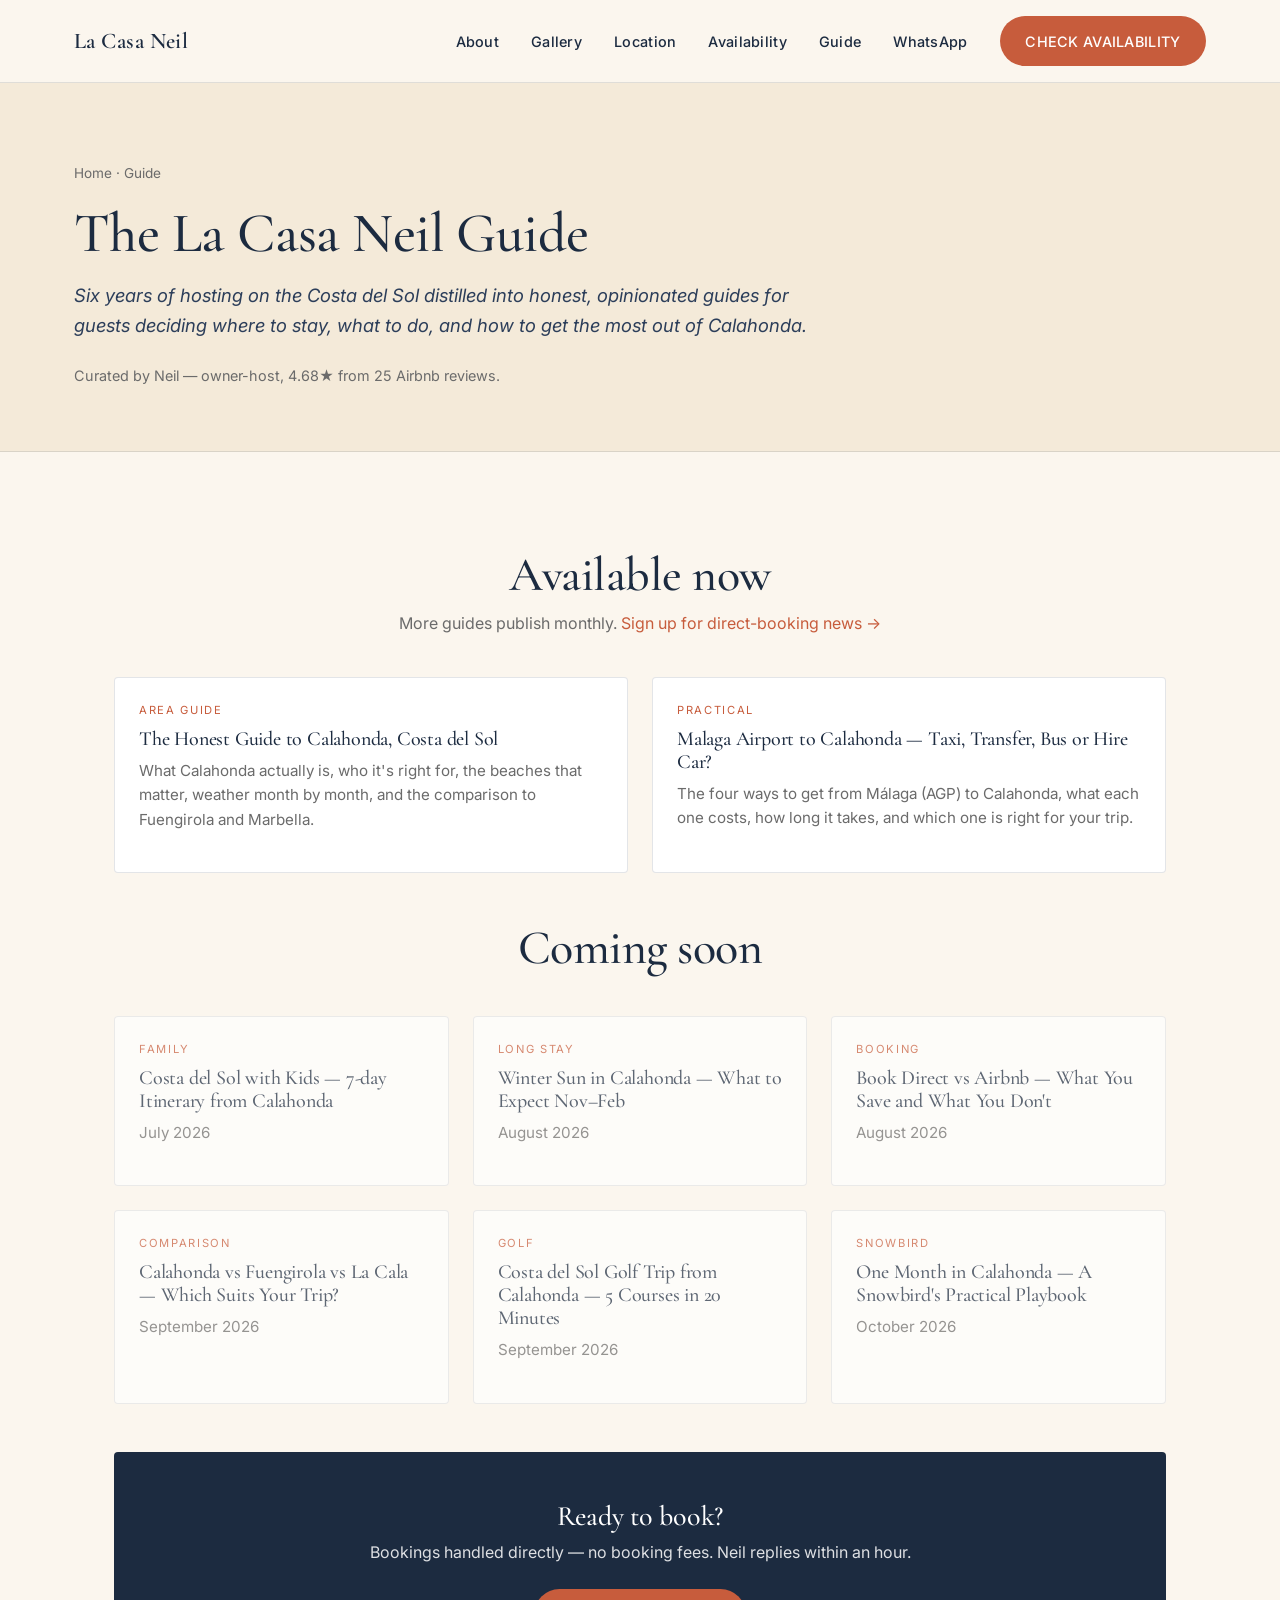
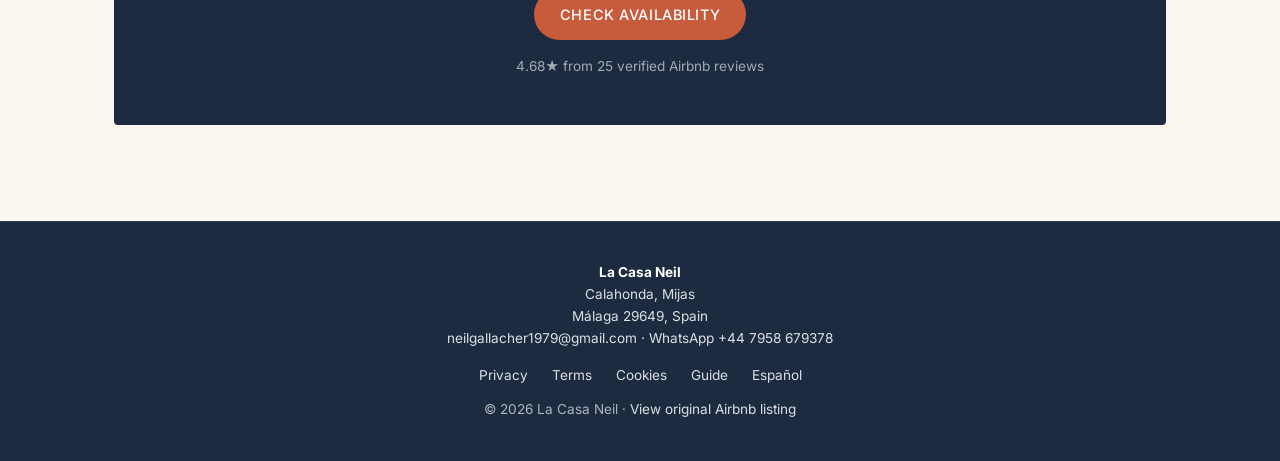
<file: guide/index.html>
<!DOCTYPE html>
<html lang="en">
<head>
<meta charset="UTF-8" />
<meta name="viewport" content="width=device-width, initial-scale=1" />
<title>The La Casa Neil Guide to Calahonda &amp; the Costa del Sol</title>
<meta name="description" content="Honest guides from a long-time Calahonda host — beaches, transport, weather, family trips, winter sun, golf and direct-booking advice." />

<link rel="canonical" href="https://lacasaneil.com/guide/" />
<link rel="alternate" hreflang="en" href="https://lacasaneil.com/guide/" />
<link rel="alternate" hreflang="es" href="https://lacasaneil.com/es/guia/" />
<link rel="alternate" hreflang="x-default" href="https://lacasaneil.com/guide/" />

<meta name="robots" content="index, follow, max-image-preview:large" />
<meta name="author" content="Neil Gallacher, La Casa Neil" />

<meta property="og:title" content="The La Casa Neil Guide to Calahonda &amp; the Costa del Sol" />
<meta property="og:description" content="Honest guides from a long-time Calahonda host." />
<meta property="og:image" content="https://lacasaneil.com/images/hero-pools.jpg" />
<meta property="og:url" content="https://lacasaneil.com/guide/" />
<meta property="og:type" content="website" />

<link rel="icon" type="image/x-icon" href="/favicon.ico" />
<link rel="apple-touch-icon" sizes="180x180" href="/apple-touch-icon.png" />

<link rel="preconnect" href="https://fonts.googleapis.com">
<link rel="preconnect" href="https://fonts.gstatic.com" crossorigin>
<link href="https://fonts.googleapis.com/css2?family=Cormorant+Garamond:wght@400;500;600;700&family=Inter:wght@300;400;500;600&display=swap" rel="stylesheet">
<link rel="stylesheet" href="/assets/site.css">

<script type="application/ld+json">
{
  "@context": "https://schema.org",
  "@type": "BreadcrumbList",
  "itemListElement": [
    { "@type": "ListItem", "position": 1, "name": "Home", "item": "https://lacasaneil.com/" },
    { "@type": "ListItem", "position": 2, "name": "Guide", "item": "https://lacasaneil.com/guide/" }
  ]
}
</script>
</head>
<body>

<header>
  <div class="header-inner">
    <a href="/" class="logo">La Casa Neil</a>
    <nav class="nav">
      <a href="/#about">About</a>
      <a href="/#gallery">Gallery</a>
      <a href="/#location">Location</a>
      <a href="/#availability">Availability</a>
      <a href="/guide/">Guide</a>
      <a href="https://wa.me/447958679378" rel="noopener">WhatsApp</a>
      <a href="/#enquiry" class="btn">Check availability</a>
    </nav>
  </div>
</header>

<section class="article-hero">
  <div class="container">
    <div class="breadcrumb"><a href="/">Home</a> · Guide</div>
    <h1>The La Casa Neil Guide</h1>
    <p class="lede">Six years of hosting on the Costa del Sol distilled into honest, opinionated guides for guests deciding where to stay, what to do, and how to get the most out of Calahonda.</p>
    <p class="byline">Curated by Neil — owner-host, 4.68★ from 25 Airbnb reviews.</p>
  </div>
</section>

<section class="section">
  <div class="container" style="max-width: 1100px;">
    <h2 style="text-align: center; margin-bottom: 0.5rem;">Available now</h2>
    <p style="text-align: center; color: var(--muted); margin-bottom: 2rem;">More guides publish monthly. <a href="/#enquiry">Sign up for direct-booking news →</a></p>

    <div class="guide-list">
      <article class="guide-card">
        <span class="eyebrow">Area guide</span>
        <h3><a href="/guide/calahonda-costa-del-sol/">The Honest Guide to Calahonda, Costa del Sol</a></h3>
        <p class="summary">What Calahonda actually is, who it's right for, the beaches that matter, weather month by month, and the comparison to Fuengirola and Marbella.</p>
      </article>

      <article class="guide-card">
        <span class="eyebrow">Practical</span>
        <h3><a href="/guide/malaga-airport-to-calahonda/">Malaga Airport to Calahonda — Taxi, Transfer, Bus or Hire Car?</a></h3>
        <p class="summary">The four ways to get from Málaga (AGP) to Calahonda, what each one costs, how long it takes, and which one is right for your trip.</p>
      </article>
    </div>

    <h2 style="text-align: center; margin: 3rem 0 1rem;">Coming soon</h2>
    <div class="guide-list">
      <article class="guide-card" style="opacity: 0.7;">
        <span class="eyebrow">Family</span>
        <h3>Costa del Sol with Kids — 7-day Itinerary from Calahonda</h3>
        <p class="summary">July 2026</p>
      </article>
      <article class="guide-card" style="opacity: 0.7;">
        <span class="eyebrow">Long stay</span>
        <h3>Winter Sun in Calahonda — What to Expect Nov–Feb</h3>
        <p class="summary">August 2026</p>
      </article>
      <article class="guide-card" style="opacity: 0.7;">
        <span class="eyebrow">Booking</span>
        <h3>Book Direct vs Airbnb — What You Save and What You Don't</h3>
        <p class="summary">August 2026</p>
      </article>
      <article class="guide-card" style="opacity: 0.7;">
        <span class="eyebrow">Comparison</span>
        <h3>Calahonda vs Fuengirola vs La Cala — Which Suits Your Trip?</h3>
        <p class="summary">September 2026</p>
      </article>
      <article class="guide-card" style="opacity: 0.7;">
        <span class="eyebrow">Golf</span>
        <h3>Costa del Sol Golf Trip from Calahonda — 5 Courses in 20 Minutes</h3>
        <p class="summary">September 2026</p>
      </article>
      <article class="guide-card" style="opacity: 0.7;">
        <span class="eyebrow">Snowbird</span>
        <h3>One Month in Calahonda — A Snowbird's Practical Playbook</h3>
        <p class="summary">October 2026</p>
      </article>
    </div>

    <div class="article-end-cta">
      <h3>Ready to book?</h3>
      <p>Bookings handled directly — no booking fees. Neil replies within an hour.</p>
      <a href="/#enquiry" class="btn">Check availability</a>
      <p class="meta">4.68★ from 25 verified Airbnb reviews</p>
    </div>
  </div>
</section>

<footer>
  <div class="container">
    <address>
      <strong>La Casa Neil</strong><br>
      Calahonda, Mijas<br>
      Málaga 29649, Spain<br>
      <a href="mailto:neilgallacher1979@gmail.com">neilgallacher1979@gmail.com</a> ·
      <a href="https://wa.me/447958679378" rel="noopener">WhatsApp +44 7958 679378</a>
    </address>
    <div class="footer-row">
      <a href="/privacy.html">Privacy</a>
      <a href="/terms.html">Terms</a>
      <a href="/cookies.html">Cookies</a>
      <a href="/guide/">Guide</a>
      <a href="/es/">Español</a>
    </div>
    <div>© 2026 La Casa Neil · <a href="https://www.airbnb.co.uk/rooms/40308509" target="_blank" rel="noopener noreferrer nofollow">View original Airbnb listing</a></div>
  </div>
</footer>

</body>
</html>
</file>
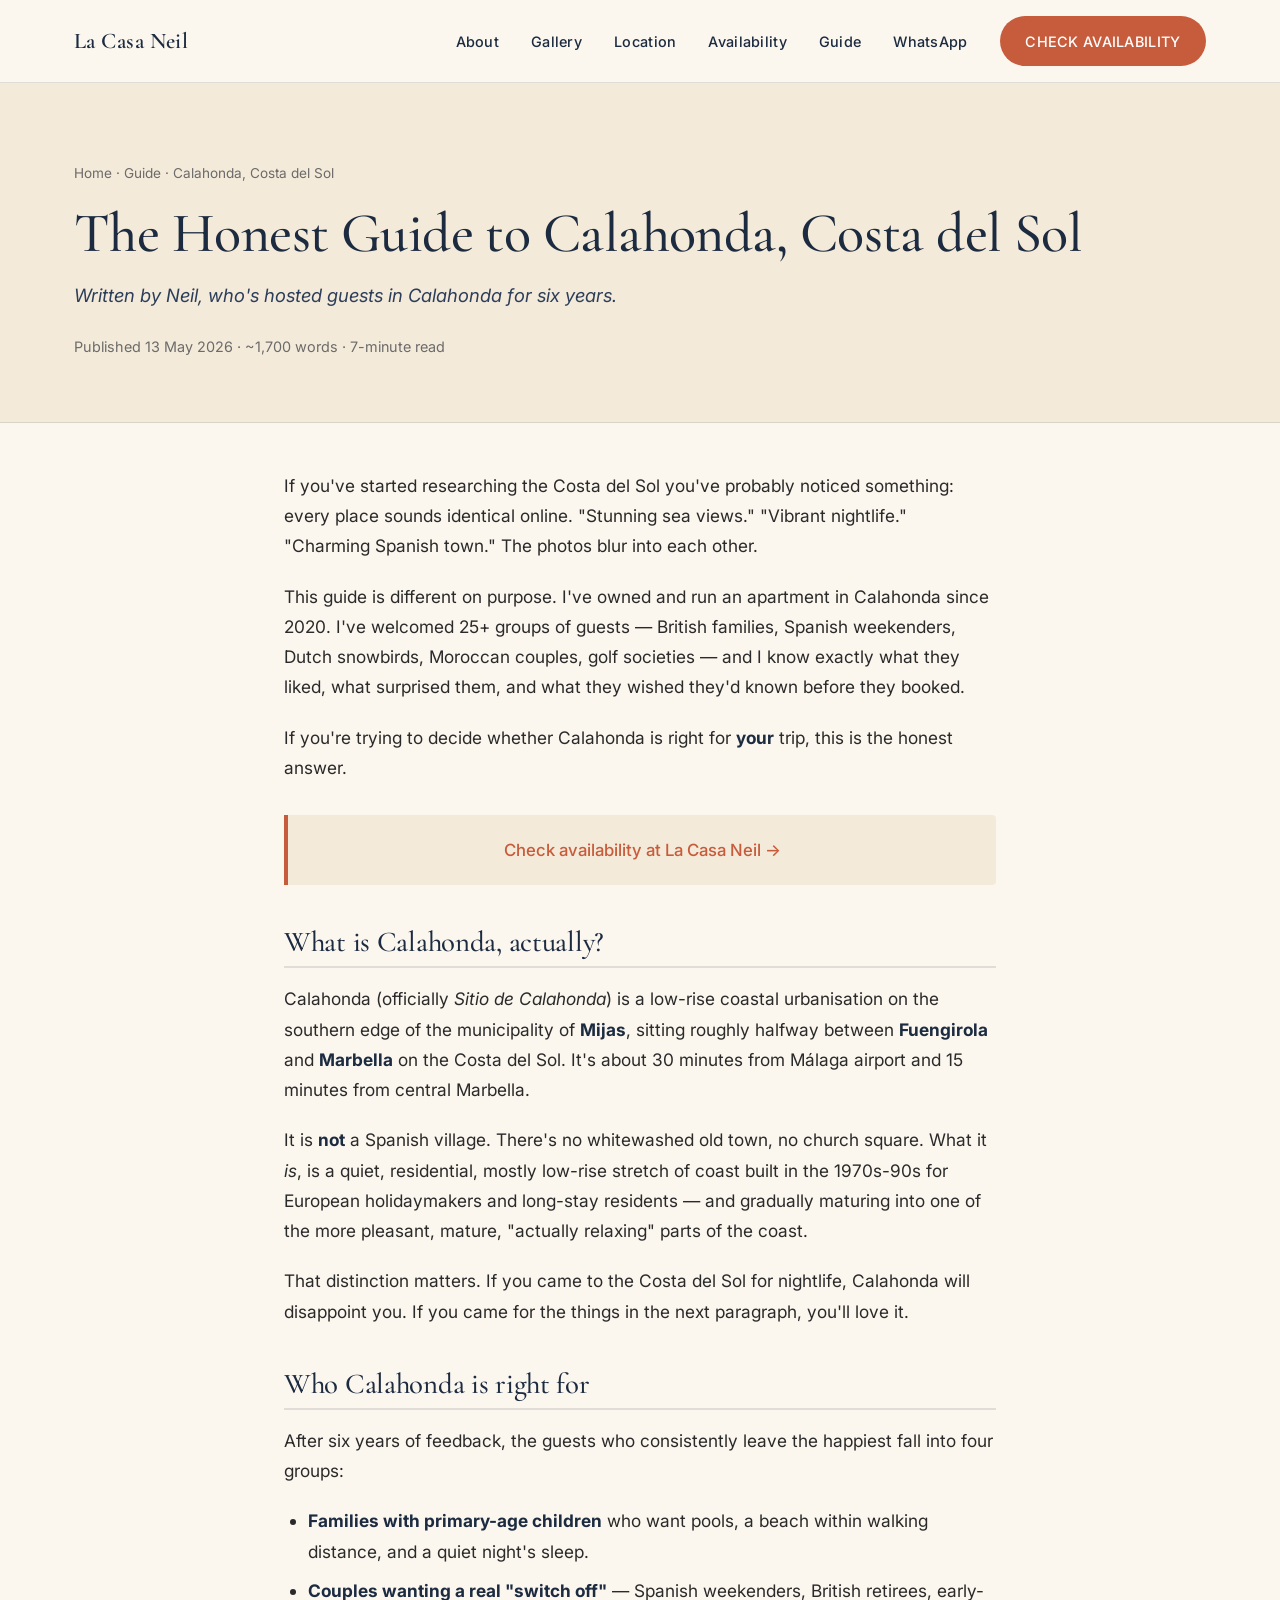
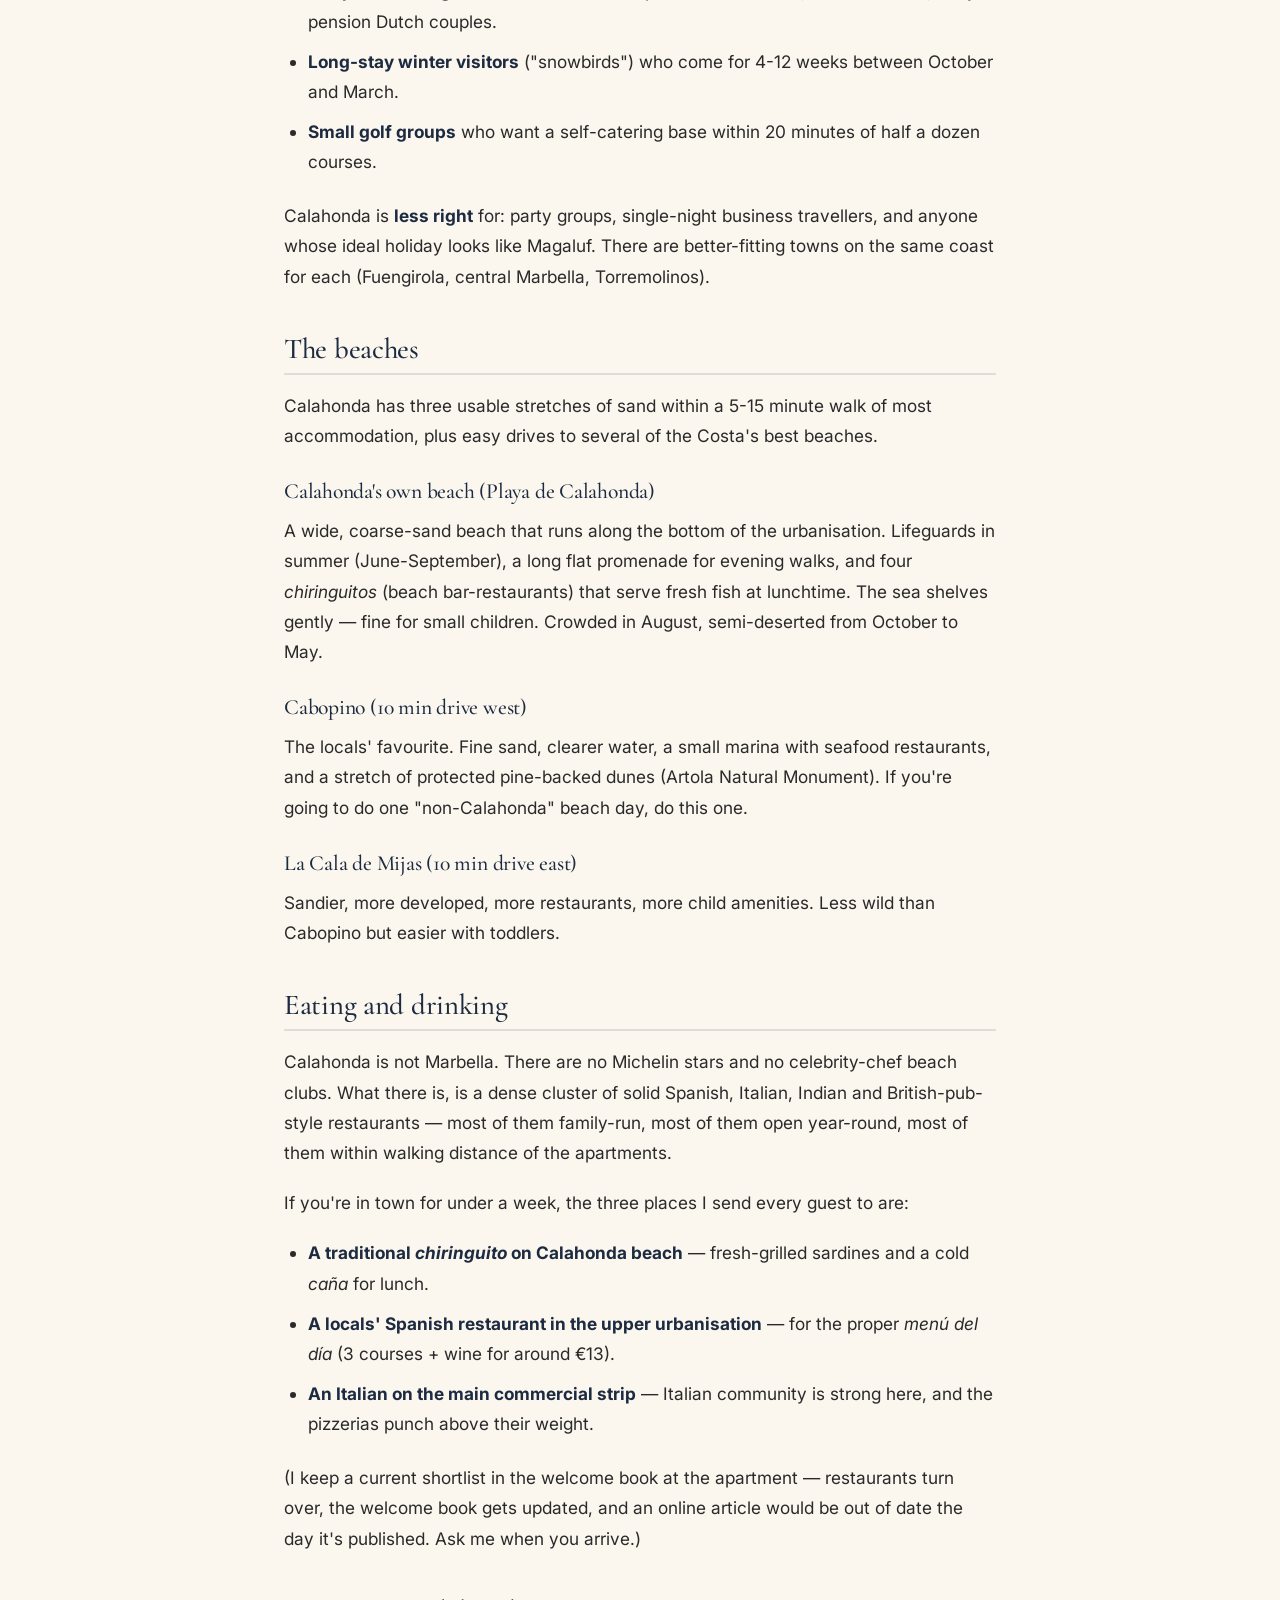
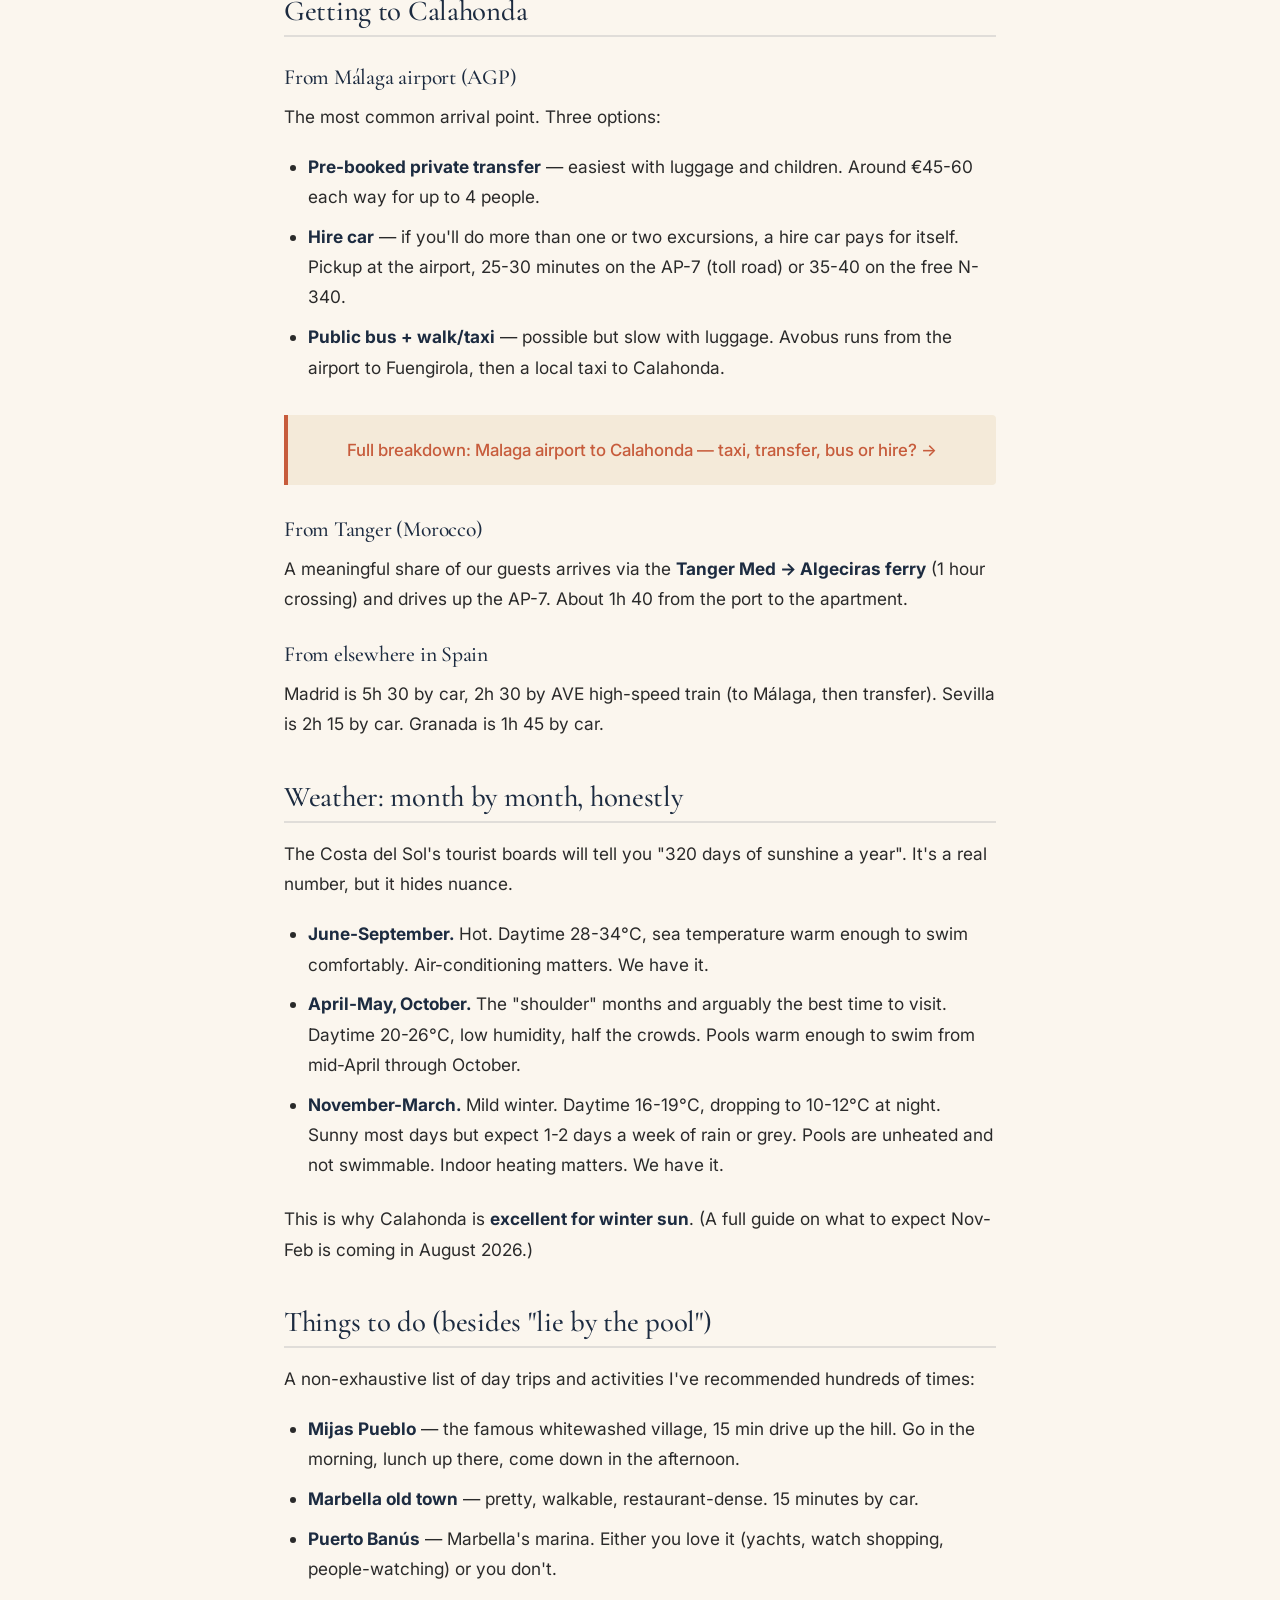
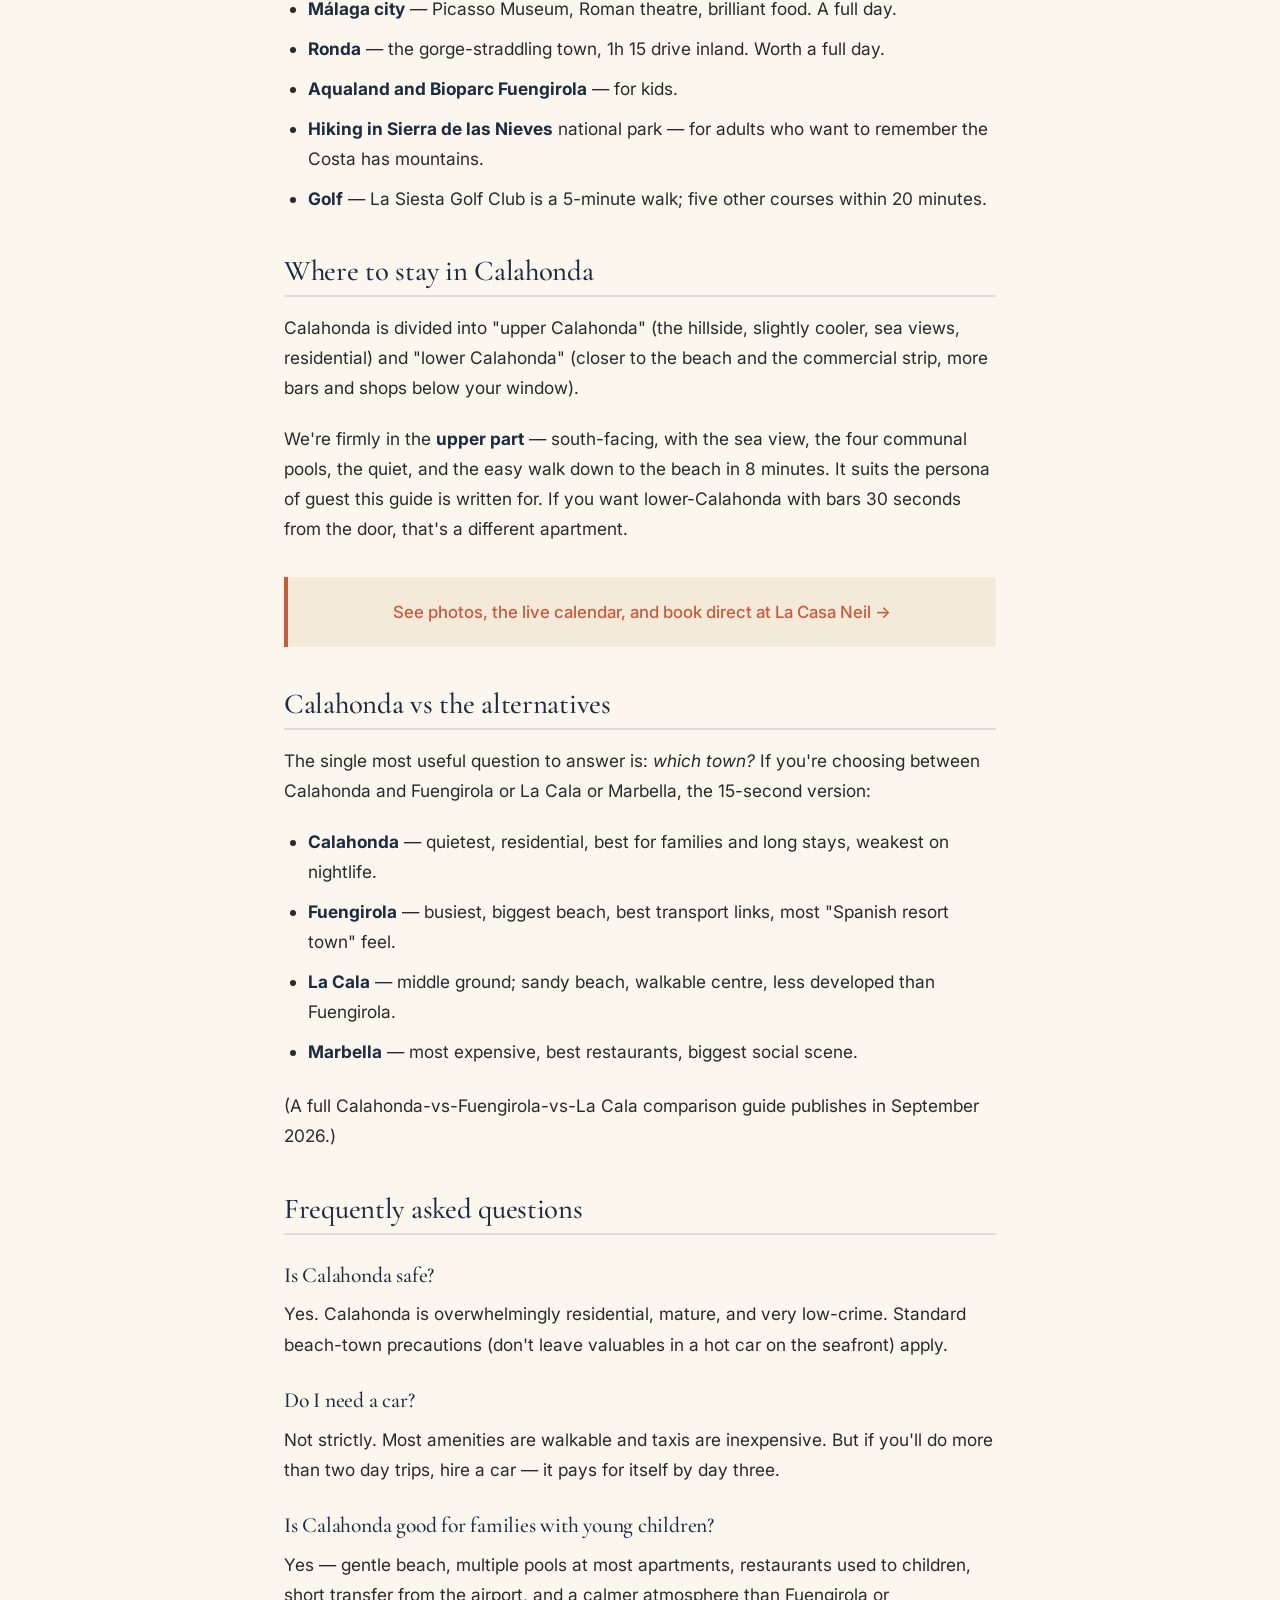
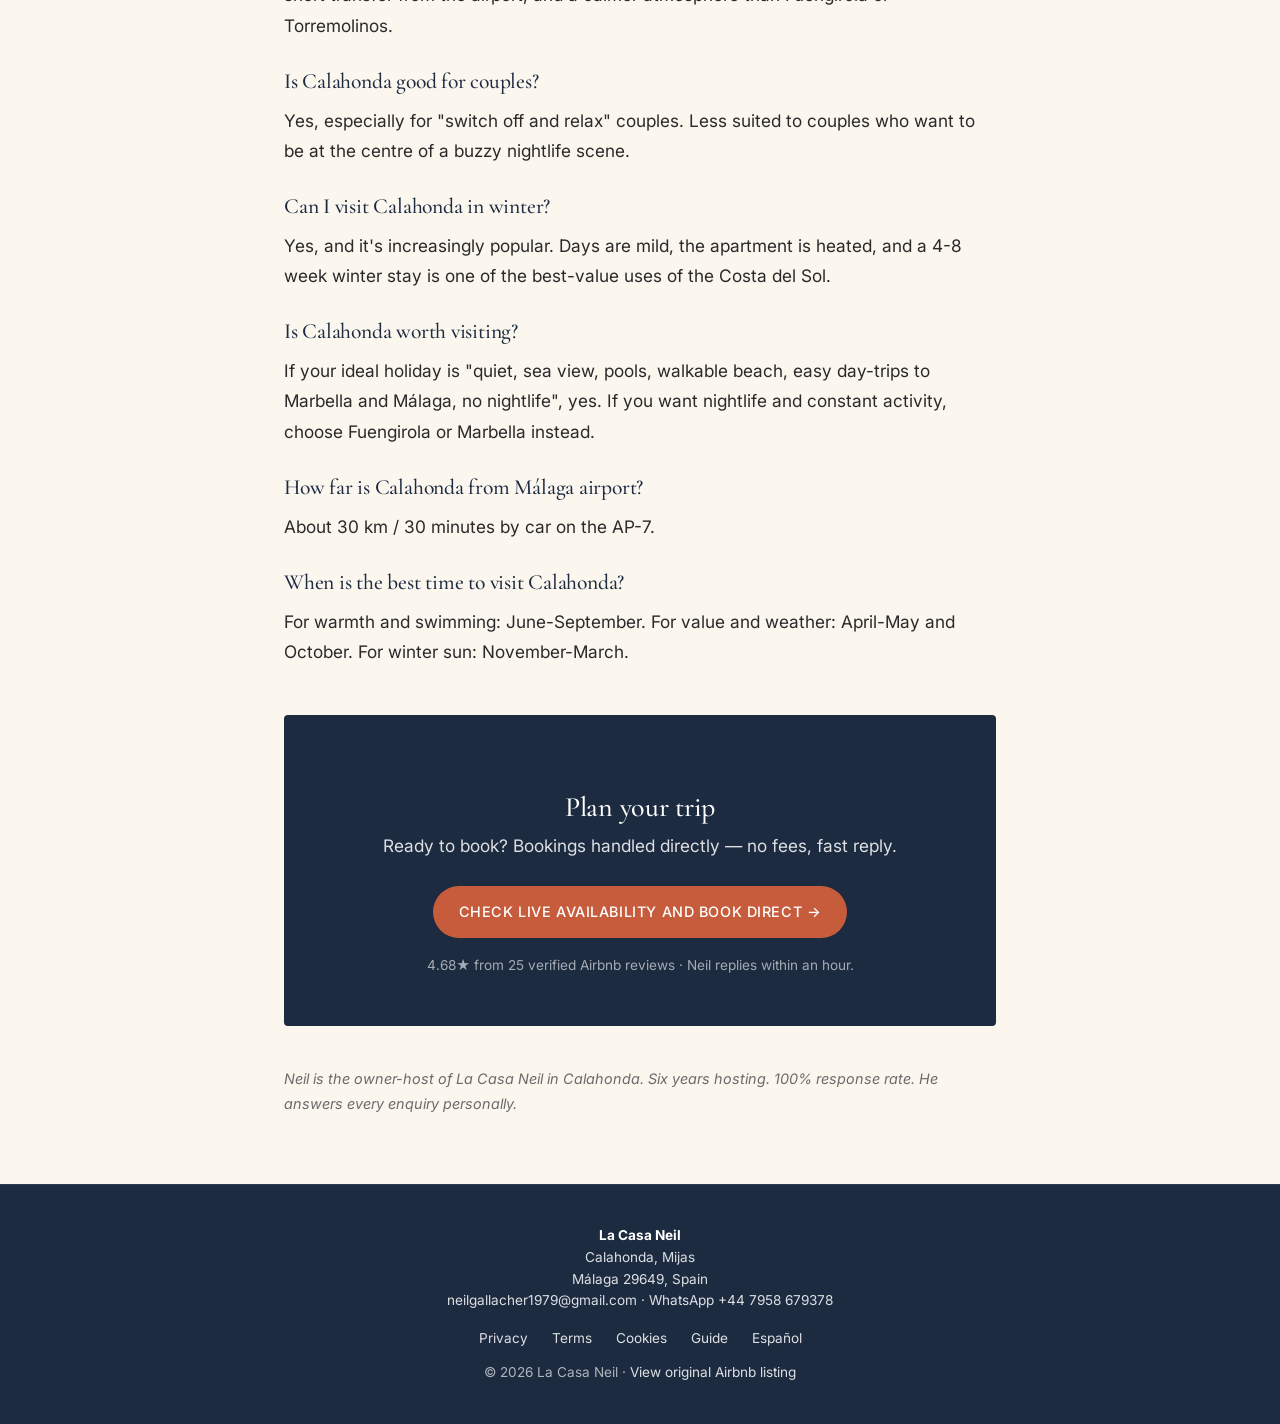
<file: guide/calahonda-costa-del-sol/index.html>
<!DOCTYPE html>
<html lang="en">
<head>
<meta charset="UTF-8" />
<meta name="viewport" content="width=device-width, initial-scale=1" />
<title>The Honest Guide to Calahonda, Costa del Sol (2026) | La Casa Neil</title>
<meta name="description" content="A long-time host's honest guide to Calahonda — beaches, restaurants, transport, weather and the truth about what it's like to stay here. Updated for 2026." />

<link rel="canonical" href="https://lacasaneil.com/guide/calahonda-costa-del-sol/" />
<link rel="alternate" hreflang="en" href="https://lacasaneil.com/guide/calahonda-costa-del-sol/" />
<link rel="alternate" hreflang="es" href="https://lacasaneil.com/es/guia/calahonda-costa-del-sol/" />
<link rel="alternate" hreflang="x-default" href="https://lacasaneil.com/guide/calahonda-costa-del-sol/" />

<meta name="robots" content="index, follow, max-image-preview:large" />
<meta name="author" content="Neil Gallacher, La Casa Neil" />

<meta property="og:title" content="The Honest Guide to Calahonda, Costa del Sol (2026)" />
<meta property="og:description" content="A long-time host's honest guide to Calahonda — beaches, restaurants, transport, weather and what it's really like to stay here." />
<meta property="og:image" content="https://lacasaneil.com/images/hero-pools.jpg" />
<meta property="og:type" content="article" />
<meta property="og:url" content="https://lacasaneil.com/guide/calahonda-costa-del-sol/" />

<meta name="twitter:card" content="summary_large_image" />
<meta name="twitter:image" content="https://lacasaneil.com/images/hero-pools.jpg" />

<link rel="icon" type="image/x-icon" href="/favicon.ico" />
<link rel="apple-touch-icon" sizes="180x180" href="/apple-touch-icon.png" />

<link rel="preconnect" href="https://fonts.googleapis.com">
<link rel="preconnect" href="https://fonts.gstatic.com" crossorigin>
<link href="https://fonts.googleapis.com/css2?family=Cormorant+Garamond:wght@400;500;600;700&family=Inter:wght@300;400;500;600&display=swap" rel="stylesheet">
<link rel="stylesheet" href="/assets/site.css">

<script type="application/ld+json">
{
  "@context": "https://schema.org",
  "@type": "Article",
  "headline": "The Honest Guide to Calahonda, Costa del Sol (2026)",
  "description": "A long-time host's honest guide to Calahonda — beaches, restaurants, transport, weather and what it's really like to stay here.",
  "author": { "@type": "Person", "name": "Neil Gallacher" },
  "publisher": {
    "@type": "Organization",
    "name": "La Casa Neil",
    "logo": { "@type": "ImageObject", "url": "https://lacasaneil.com/images/hero-pools.jpg" }
  },
  "datePublished": "2026-05-13",
  "dateModified": "2026-05-13",
  "mainEntityOfPage": "https://lacasaneil.com/guide/calahonda-costa-del-sol/",
  "image": "https://lacasaneil.com/images/hero-pools.jpg"
}
</script>

<script type="application/ld+json">
{
  "@context": "https://schema.org",
  "@type": "BreadcrumbList",
  "itemListElement": [
    { "@type": "ListItem", "position": 1, "name": "Home", "item": "https://lacasaneil.com/" },
    { "@type": "ListItem", "position": 2, "name": "Guide", "item": "https://lacasaneil.com/guide/" },
    { "@type": "ListItem", "position": 3, "name": "Calahonda, Costa del Sol" }
  ]
}
</script>

<script type="application/ld+json">
{
  "@context": "https://schema.org",
  "@type": "FAQPage",
  "mainEntity": [
    { "@type": "Question", "name": "Is Calahonda safe?",
      "acceptedAnswer": { "@type": "Answer", "text": "Yes. Calahonda is overwhelmingly residential, mature, and very low-crime." } },
    { "@type": "Question", "name": "Do I need a car in Calahonda?",
      "acceptedAnswer": { "@type": "Answer", "text": "Not strictly — most amenities are walkable — but if you plan more than two day trips, a hire car pays for itself." } },
    { "@type": "Question", "name": "Is Calahonda good for families with young children?",
      "acceptedAnswer": { "@type": "Answer", "text": "Yes — gentle beach, multiple communal pools at most apartments, family-friendly restaurants, short transfer from the airport, and a calmer atmosphere than Fuengirola or Torremolinos." } },
    { "@type": "Question", "name": "Can I visit Calahonda in winter?",
      "acceptedAnswer": { "@type": "Answer", "text": "Yes — days are mild (16-19°C), most apartments are heated, and a long winter stay is one of the best-value uses of the Costa del Sol." } },
    { "@type": "Question", "name": "How far is Calahonda from Malaga airport?",
      "acceptedAnswer": { "@type": "Answer", "text": "Approximately 30 km, or 30 minutes by car on the AP-7." } },
    { "@type": "Question", "name": "When is the best time to visit Calahonda?",
      "acceptedAnswer": { "@type": "Answer", "text": "For warmth and swimming, June to September. For value and weather, April-May and October. For winter sun, November to March." } }
  ]
}
</script>
</head>
<body>

<header>
  <div class="header-inner">
    <a href="/" class="logo">La Casa Neil</a>
    <nav class="nav">
      <a href="/#about">About</a>
      <a href="/#gallery">Gallery</a>
      <a href="/#location">Location</a>
      <a href="/#availability">Availability</a>
      <a href="/guide/">Guide</a>
      <a href="https://wa.me/447958679378" rel="noopener">WhatsApp</a>
      <a href="/#enquiry" class="btn">Check availability</a>
    </nav>
  </div>
</header>

<section class="article-hero">
  <div class="container">
    <div class="breadcrumb"><a href="/">Home</a> · <a href="/guide/">Guide</a> · Calahonda, Costa del Sol</div>
    <h1>The Honest Guide to Calahonda, Costa del Sol</h1>
    <p class="lede">Written by Neil, who's hosted guests in Calahonda for six years.</p>
    <p class="byline">Published 13 May 2026 · ~1,700 words · 7-minute read</p>
  </div>
</section>

<article class="article-body">

<p>If you've started researching the Costa del Sol you've probably noticed something: every place sounds identical online. "Stunning sea views." "Vibrant nightlife." "Charming Spanish town." The photos blur into each other.</p>

<p>This guide is different on purpose. I've owned and run an apartment in Calahonda since 2020. I've welcomed 25+ groups of guests — British families, Spanish weekenders, Dutch snowbirds, Moroccan couples, golf societies — and I know exactly what they liked, what surprised them, and what they wished they'd known before they booked.</p>

<p>If you're trying to decide whether Calahonda is right for <strong>your</strong> trip, this is the honest answer.</p>

<div class="cta-inline"><a href="/#enquiry">Check availability at La Casa Neil →</a></div>

<h2>What is Calahonda, actually?</h2>

<p>Calahonda (officially <em>Sitio de Calahonda</em>) is a low-rise coastal urbanisation on the southern edge of the municipality of <strong>Mijas</strong>, sitting roughly halfway between <strong>Fuengirola</strong> and <strong>Marbella</strong> on the Costa del Sol. It's about 30 minutes from Málaga airport and 15 minutes from central Marbella.</p>

<p>It is <strong>not</strong> a Spanish village. There's no whitewashed old town, no church square. What it <em>is</em>, is a quiet, residential, mostly low-rise stretch of coast built in the 1970s-90s for European holidaymakers and long-stay residents — and gradually maturing into one of the more pleasant, mature, "actually relaxing" parts of the coast.</p>

<p>That distinction matters. If you came to the Costa del Sol for nightlife, Calahonda will disappoint you. If you came for the things in the next paragraph, you'll love it.</p>

<h2>Who Calahonda is right for</h2>

<p>After six years of feedback, the guests who consistently leave the happiest fall into four groups:</p>

<ul>
  <li><strong>Families with primary-age children</strong> who want pools, a beach within walking distance, and a quiet night's sleep.</li>
  <li><strong>Couples wanting a real "switch off"</strong> — Spanish weekenders, British retirees, early-pension Dutch couples.</li>
  <li><strong>Long-stay winter visitors</strong> ("snowbirds") who come for 4-12 weeks between October and March.</li>
  <li><strong>Small golf groups</strong> who want a self-catering base within 20 minutes of half a dozen courses.</li>
</ul>

<p>Calahonda is <strong>less right</strong> for: party groups, single-night business travellers, and anyone whose ideal holiday looks like Magaluf. There are better-fitting towns on the same coast for each (Fuengirola, central Marbella, Torremolinos).</p>

<h2>The beaches</h2>

<p>Calahonda has three usable stretches of sand within a 5-15 minute walk of most accommodation, plus easy drives to several of the Costa's best beaches.</p>

<h3>Calahonda's own beach (Playa de Calahonda)</h3>

<p>A wide, coarse-sand beach that runs along the bottom of the urbanisation. Lifeguards in summer (June-September), a long flat promenade for evening walks, and four <em>chiringuitos</em> (beach bar-restaurants) that serve fresh fish at lunchtime. The sea shelves gently — fine for small children. Crowded in August, semi-deserted from October to May.</p>

<h3>Cabopino (10 min drive west)</h3>

<p>The locals' favourite. Fine sand, clearer water, a small marina with seafood restaurants, and a stretch of protected pine-backed dunes (Artola Natural Monument). If you're going to do one "non-Calahonda" beach day, do this one.</p>

<h3>La Cala de Mijas (10 min drive east)</h3>

<p>Sandier, more developed, more restaurants, more child amenities. Less wild than Cabopino but easier with toddlers.</p>

<h2>Eating and drinking</h2>

<p>Calahonda is not Marbella. There are no Michelin stars and no celebrity-chef beach clubs. What there is, is a dense cluster of solid Spanish, Italian, Indian and British-pub-style restaurants — most of them family-run, most of them open year-round, most of them within walking distance of the apartments.</p>

<p>If you're in town for under a week, the three places I send every guest to are:</p>

<ul>
  <li><strong>A traditional <em>chiringuito</em> on Calahonda beach</strong> — fresh-grilled sardines and a cold <em>caña</em> for lunch.</li>
  <li><strong>A locals' Spanish restaurant in the upper urbanisation</strong> — for the proper <em>menú del día</em> (3 courses + wine for around €13).</li>
  <li><strong>An Italian on the main commercial strip</strong> — Italian community is strong here, and the pizzerias punch above their weight.</li>
</ul>

<p>(I keep a current shortlist in the welcome book at the apartment — restaurants turn over, the welcome book gets updated, and an online article would be out of date the day it's published. Ask me when you arrive.)</p>

<h2>Getting to Calahonda</h2>

<h3>From Málaga airport (AGP)</h3>

<p>The most common arrival point. Three options:</p>

<ul>
  <li><strong>Pre-booked private transfer</strong> — easiest with luggage and children. Around €45-60 each way for up to 4 people.</li>
  <li><strong>Hire car</strong> — if you'll do more than one or two excursions, a hire car pays for itself. Pickup at the airport, 25-30 minutes on the AP-7 (toll road) or 35-40 on the free N-340.</li>
  <li><strong>Public bus + walk/taxi</strong> — possible but slow with luggage. Avobus runs from the airport to Fuengirola, then a local taxi to Calahonda.</li>
</ul>

<div class="cta-inline"><a href="/guide/malaga-airport-to-calahonda/">Full breakdown: Malaga airport to Calahonda — taxi, transfer, bus or hire? →</a></div>

<h3>From Tanger (Morocco)</h3>

<p>A meaningful share of our guests arrives via the <strong>Tanger Med → Algeciras ferry</strong> (1 hour crossing) and drives up the AP-7. About 1h 40 from the port to the apartment.</p>

<h3>From elsewhere in Spain</h3>

<p>Madrid is 5h 30 by car, 2h 30 by AVE high-speed train (to Málaga, then transfer). Sevilla is 2h 15 by car. Granada is 1h 45 by car.</p>

<h2>Weather: month by month, honestly</h2>

<p>The Costa del Sol's tourist boards will tell you "320 days of sunshine a year". It's a real number, but it hides nuance.</p>

<ul>
  <li><strong>June-September.</strong> Hot. Daytime 28-34°C, sea temperature warm enough to swim comfortably. Air-conditioning matters. We have it.</li>
  <li><strong>April-May, October.</strong> The "shoulder" months and arguably the best time to visit. Daytime 20-26°C, low humidity, half the crowds. Pools warm enough to swim from mid-April through October.</li>
  <li><strong>November-March.</strong> Mild winter. Daytime 16-19°C, dropping to 10-12°C at night. Sunny most days but expect 1-2 days a week of rain or grey. Pools are unheated and not swimmable. Indoor heating matters. We have it.</li>
</ul>

<p>This is why Calahonda is <strong>excellent for winter sun</strong>. (A full guide on what to expect Nov-Feb is coming in August 2026.)</p>

<h2>Things to do (besides "lie by the pool")</h2>

<p>A non-exhaustive list of day trips and activities I've recommended hundreds of times:</p>

<ul>
  <li><strong>Mijas Pueblo</strong> — the famous whitewashed village, 15 min drive up the hill. Go in the morning, lunch up there, come down in the afternoon.</li>
  <li><strong>Marbella old town</strong> — pretty, walkable, restaurant-dense. 15 minutes by car.</li>
  <li><strong>Puerto Banús</strong> — Marbella's marina. Either you love it (yachts, watch shopping, people-watching) or you don't.</li>
  <li><strong>Málaga city</strong> — Picasso Museum, Roman theatre, brilliant food. A full day.</li>
  <li><strong>Ronda</strong> — the gorge-straddling town, 1h 15 drive inland. Worth a full day.</li>
  <li><strong>Aqualand and Bioparc Fuengirola</strong> — for kids.</li>
  <li><strong>Hiking in Sierra de las Nieves</strong> national park — for adults who want to remember the Costa has mountains.</li>
  <li><strong>Golf</strong> — La Siesta Golf Club is a 5-minute walk; five other courses within 20 minutes.</li>
</ul>

<h2>Where to stay in Calahonda</h2>

<p>Calahonda is divided into "upper Calahonda" (the hillside, slightly cooler, sea views, residential) and "lower Calahonda" (closer to the beach and the commercial strip, more bars and shops below your window).</p>

<p>We're firmly in the <strong>upper part</strong> — south-facing, with the sea view, the four communal pools, the quiet, and the easy walk down to the beach in 8 minutes. It suits the persona of guest this guide is written for. If you want lower-Calahonda with bars 30 seconds from the door, that's a different apartment.</p>

<div class="cta-inline"><a href="/#enquiry">See photos, the live calendar, and book direct at La Casa Neil →</a></div>

<h2>Calahonda vs the alternatives</h2>

<p>The single most useful question to answer is: <em>which town?</em> If you're choosing between Calahonda and Fuengirola or La Cala or Marbella, the 15-second version:</p>

<ul>
  <li><strong>Calahonda</strong> — quietest, residential, best for families and long stays, weakest on nightlife.</li>
  <li><strong>Fuengirola</strong> — busiest, biggest beach, best transport links, most "Spanish resort town" feel.</li>
  <li><strong>La Cala</strong> — middle ground; sandy beach, walkable centre, less developed than Fuengirola.</li>
  <li><strong>Marbella</strong> — most expensive, best restaurants, biggest social scene.</li>
</ul>

<p>(A full Calahonda-vs-Fuengirola-vs-La Cala comparison guide publishes in September 2026.)</p>

<h2>Frequently asked questions</h2>

<h3>Is Calahonda safe?</h3>
<p>Yes. Calahonda is overwhelmingly residential, mature, and very low-crime. Standard beach-town precautions (don't leave valuables in a hot car on the seafront) apply.</p>

<h3>Do I need a car?</h3>
<p>Not strictly. Most amenities are walkable and taxis are inexpensive. But if you'll do more than two day trips, hire a car — it pays for itself by day three.</p>

<h3>Is Calahonda good for families with young children?</h3>
<p>Yes — gentle beach, multiple pools at most apartments, restaurants used to children, short transfer from the airport, and a calmer atmosphere than Fuengirola or Torremolinos.</p>

<h3>Is Calahonda good for couples?</h3>
<p>Yes, especially for "switch off and relax" couples. Less suited to couples who want to be at the centre of a buzzy nightlife scene.</p>

<h3>Can I visit Calahonda in winter?</h3>
<p>Yes, and it's increasingly popular. Days are mild, the apartment is heated, and a 4-8 week winter stay is one of the best-value uses of the Costa del Sol.</p>

<h3>Is Calahonda worth visiting?</h3>
<p>If your ideal holiday is "quiet, sea view, pools, walkable beach, easy day-trips to Marbella and Málaga, no nightlife", yes. If you want nightlife and constant activity, choose Fuengirola or Marbella instead.</p>

<h3>How far is Calahonda from Málaga airport?</h3>
<p>About 30 km / 30 minutes by car on the AP-7.</p>

<h3>When is the best time to visit Calahonda?</h3>
<p>For warmth and swimming: June-September. For value and weather: April-May and October. For winter sun: November-March.</p>

<div class="article-end-cta">
  <h3>Plan your trip</h3>
  <p>Ready to book? Bookings handled directly — no fees, fast reply.</p>
  <a href="/#enquiry" class="btn">Check live availability and book direct →</a>
  <p class="meta">4.68★ from 25 verified Airbnb reviews · Neil replies within an hour.</p>
</div>

<p style="margin-top: 2.5rem; font-size: 0.9rem; color: var(--muted); font-style: italic;">Neil is the owner-host of La Casa Neil in Calahonda. Six years hosting. 100% response rate. He answers every enquiry personally.</p>

</article>

<footer>
  <div class="container">
    <address>
      <strong>La Casa Neil</strong><br>
      Calahonda, Mijas<br>
      Málaga 29649, Spain<br>
      <a href="mailto:neilgallacher1979@gmail.com">neilgallacher1979@gmail.com</a> ·
      <a href="https://wa.me/447958679378" rel="noopener">WhatsApp +44 7958 679378</a>
    </address>
    <div class="footer-row">
      <a href="/privacy.html">Privacy</a>
      <a href="/terms.html">Terms</a>
      <a href="/cookies.html">Cookies</a>
      <a href="/guide/">Guide</a>
      <a href="/es/">Español</a>
    </div>
    <div>© 2026 La Casa Neil · <a href="https://www.airbnb.co.uk/rooms/40308509" target="_blank" rel="noopener noreferrer nofollow">View original Airbnb listing</a></div>
  </div>
</footer>

</body>
</html>
</file>
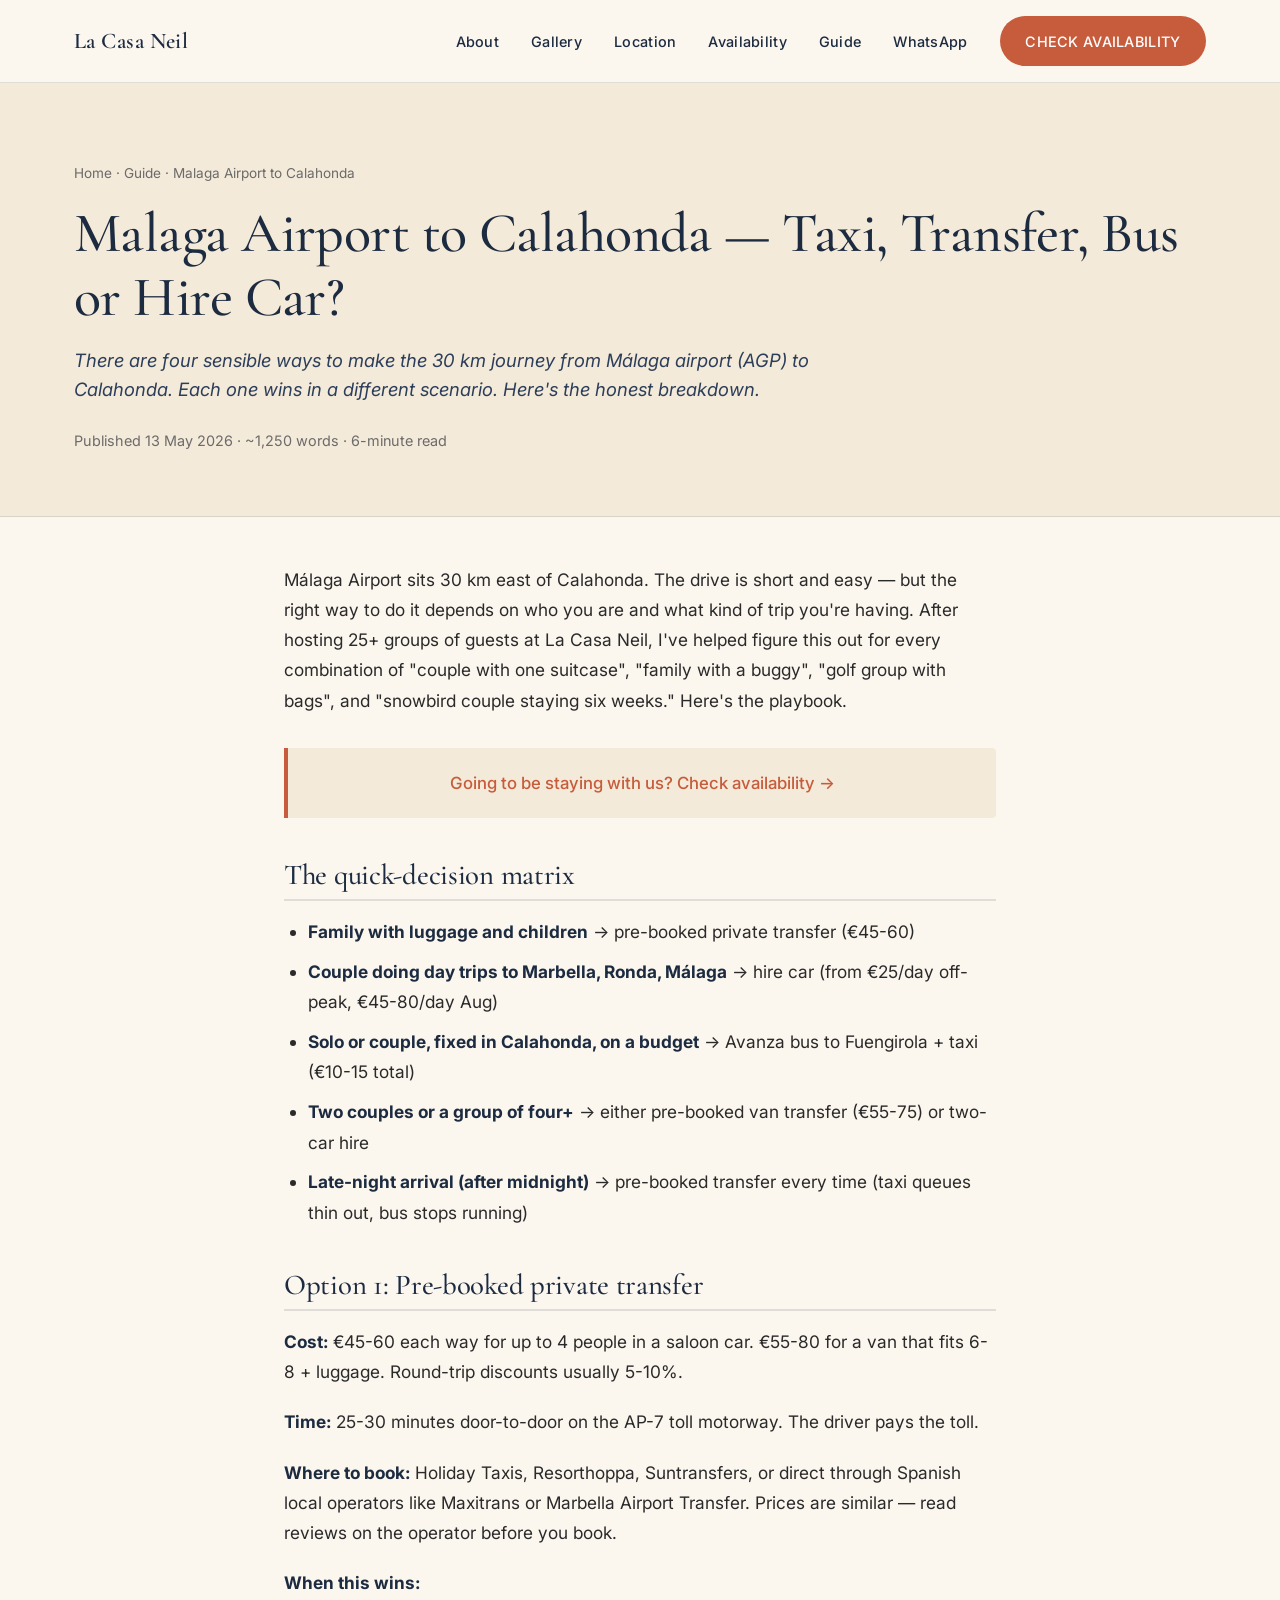
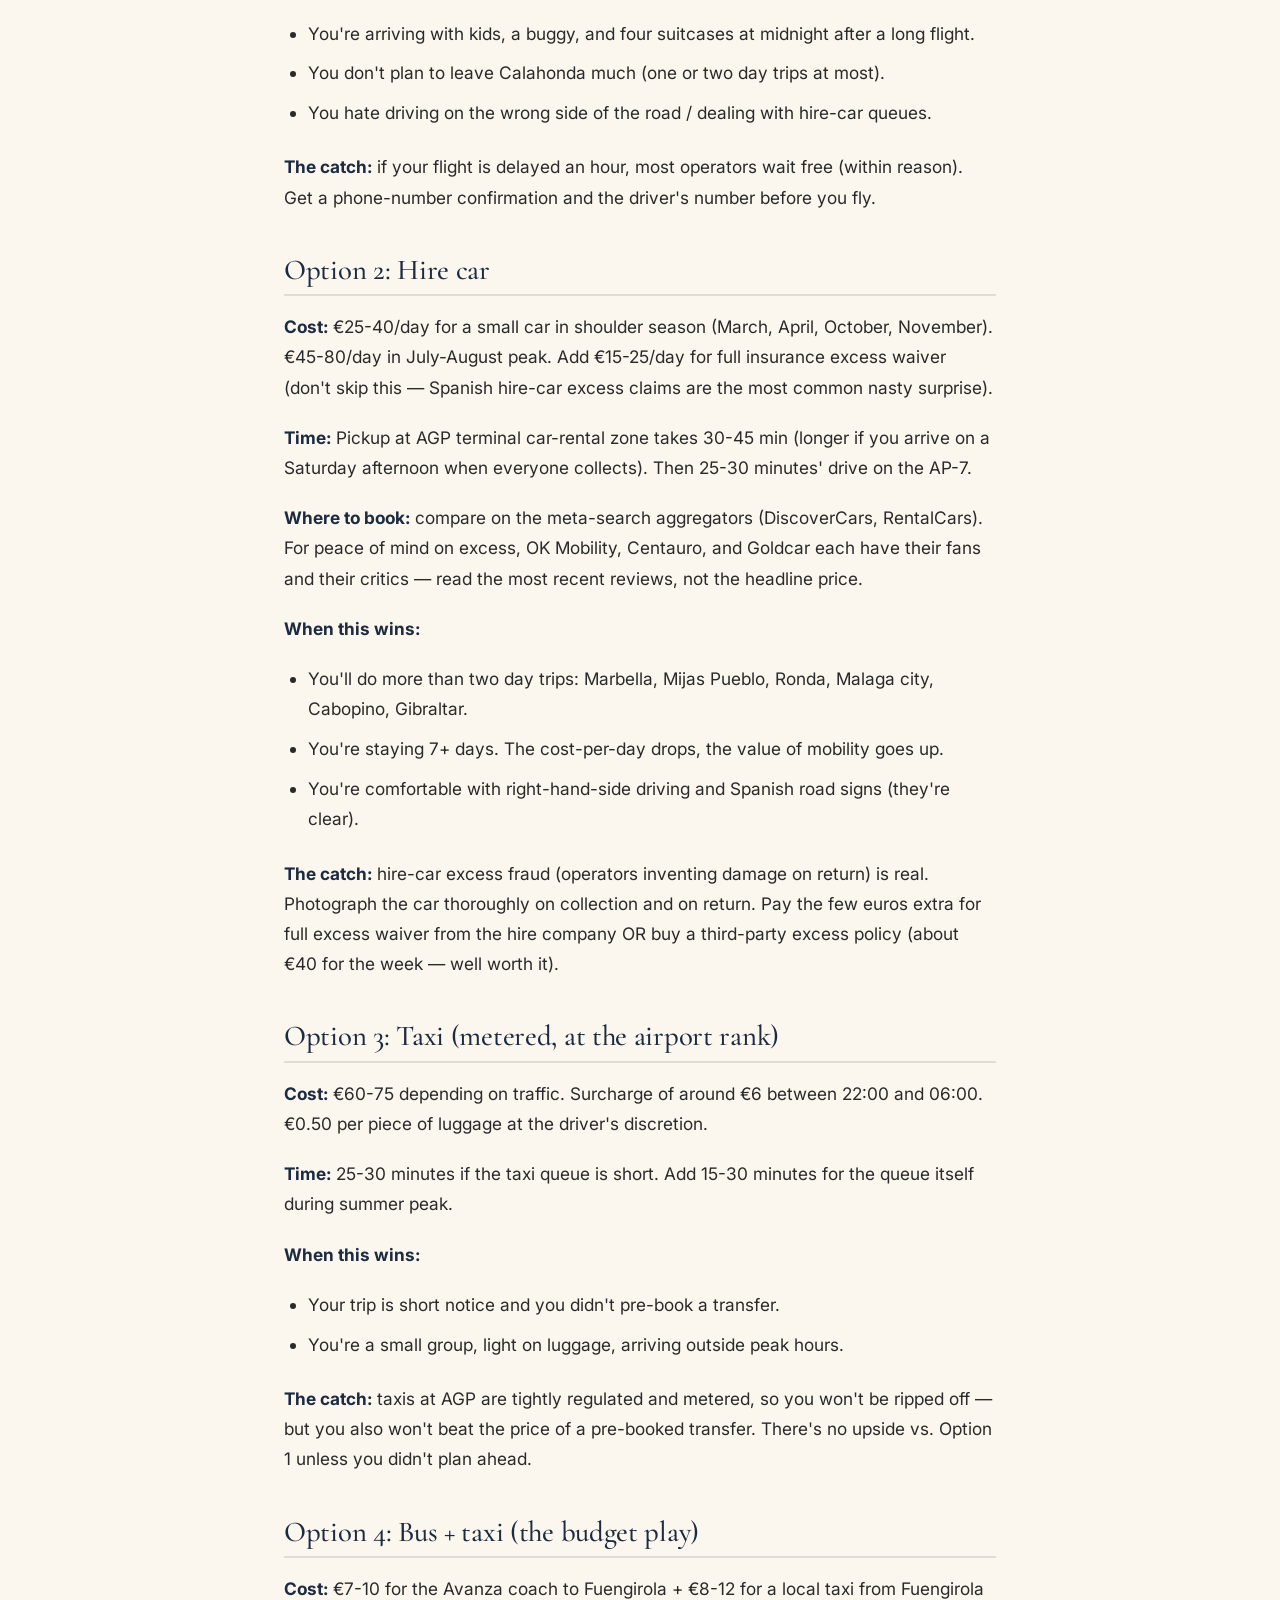
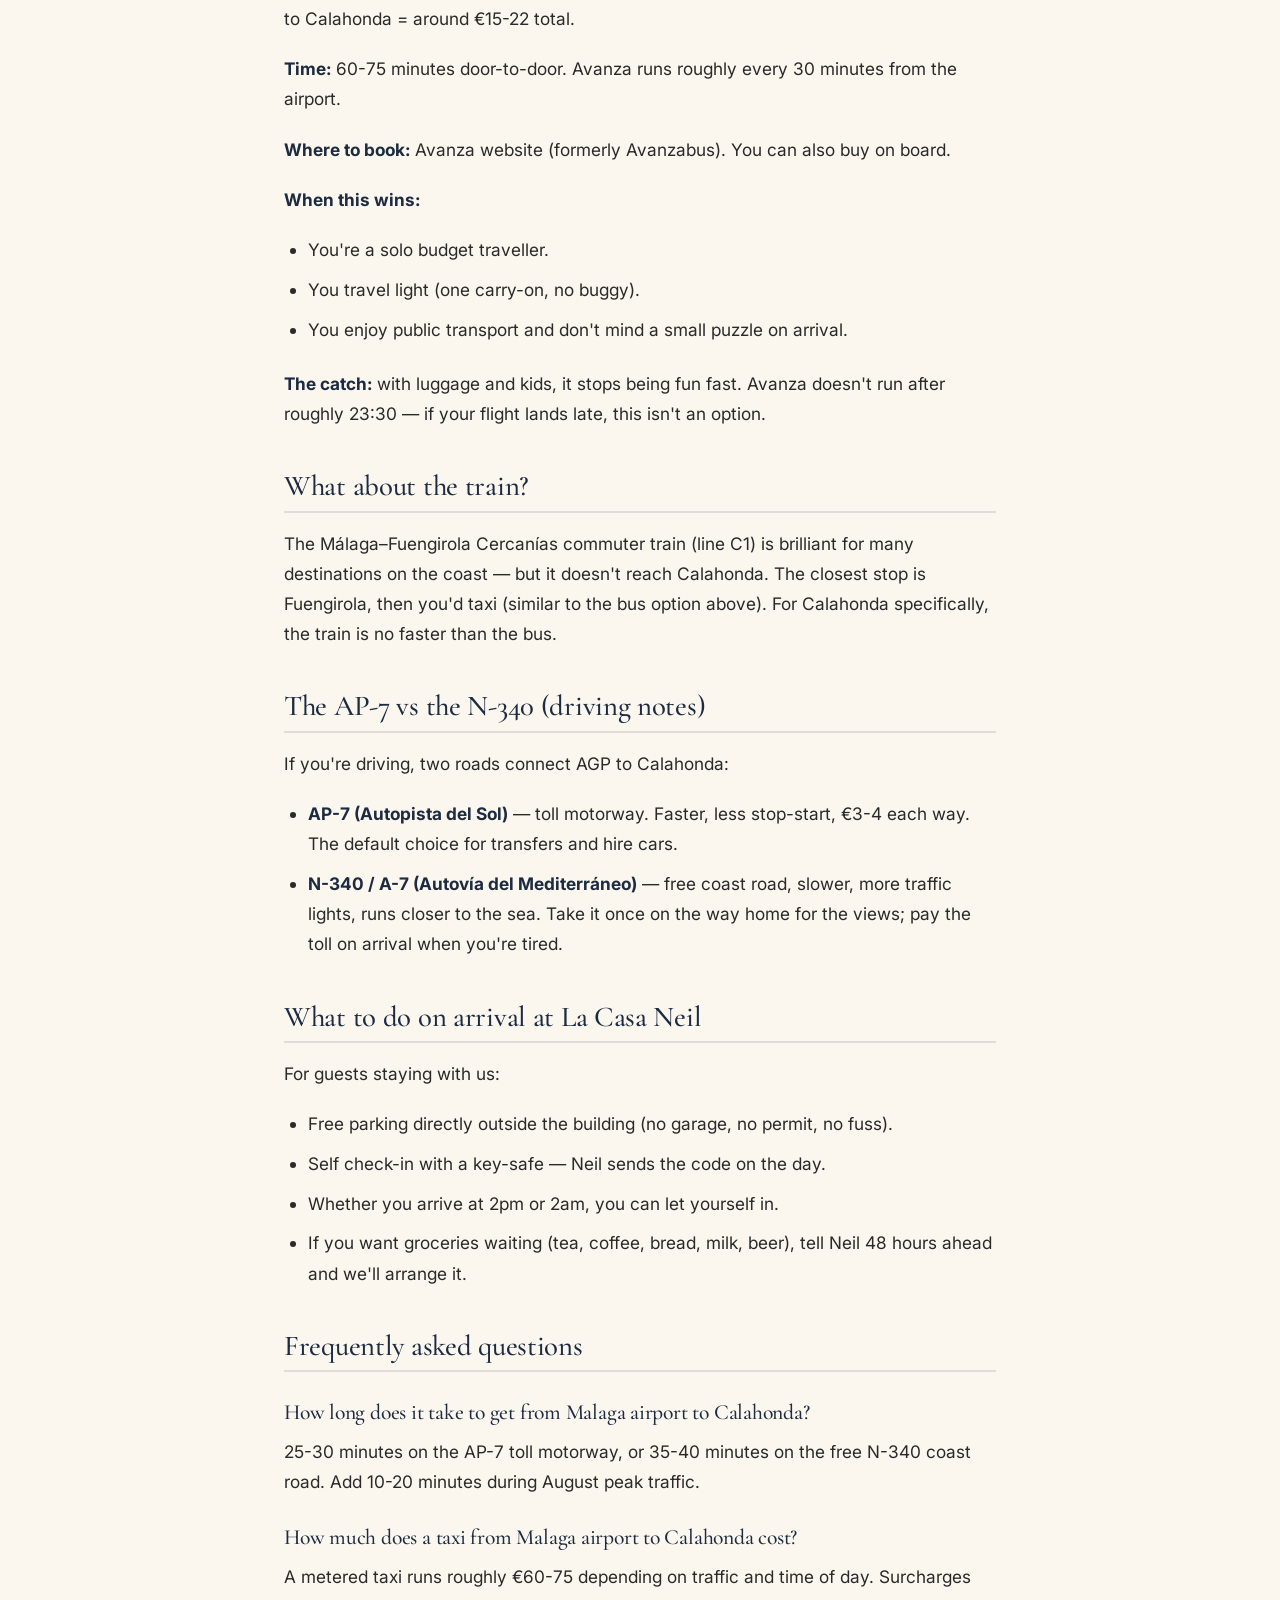
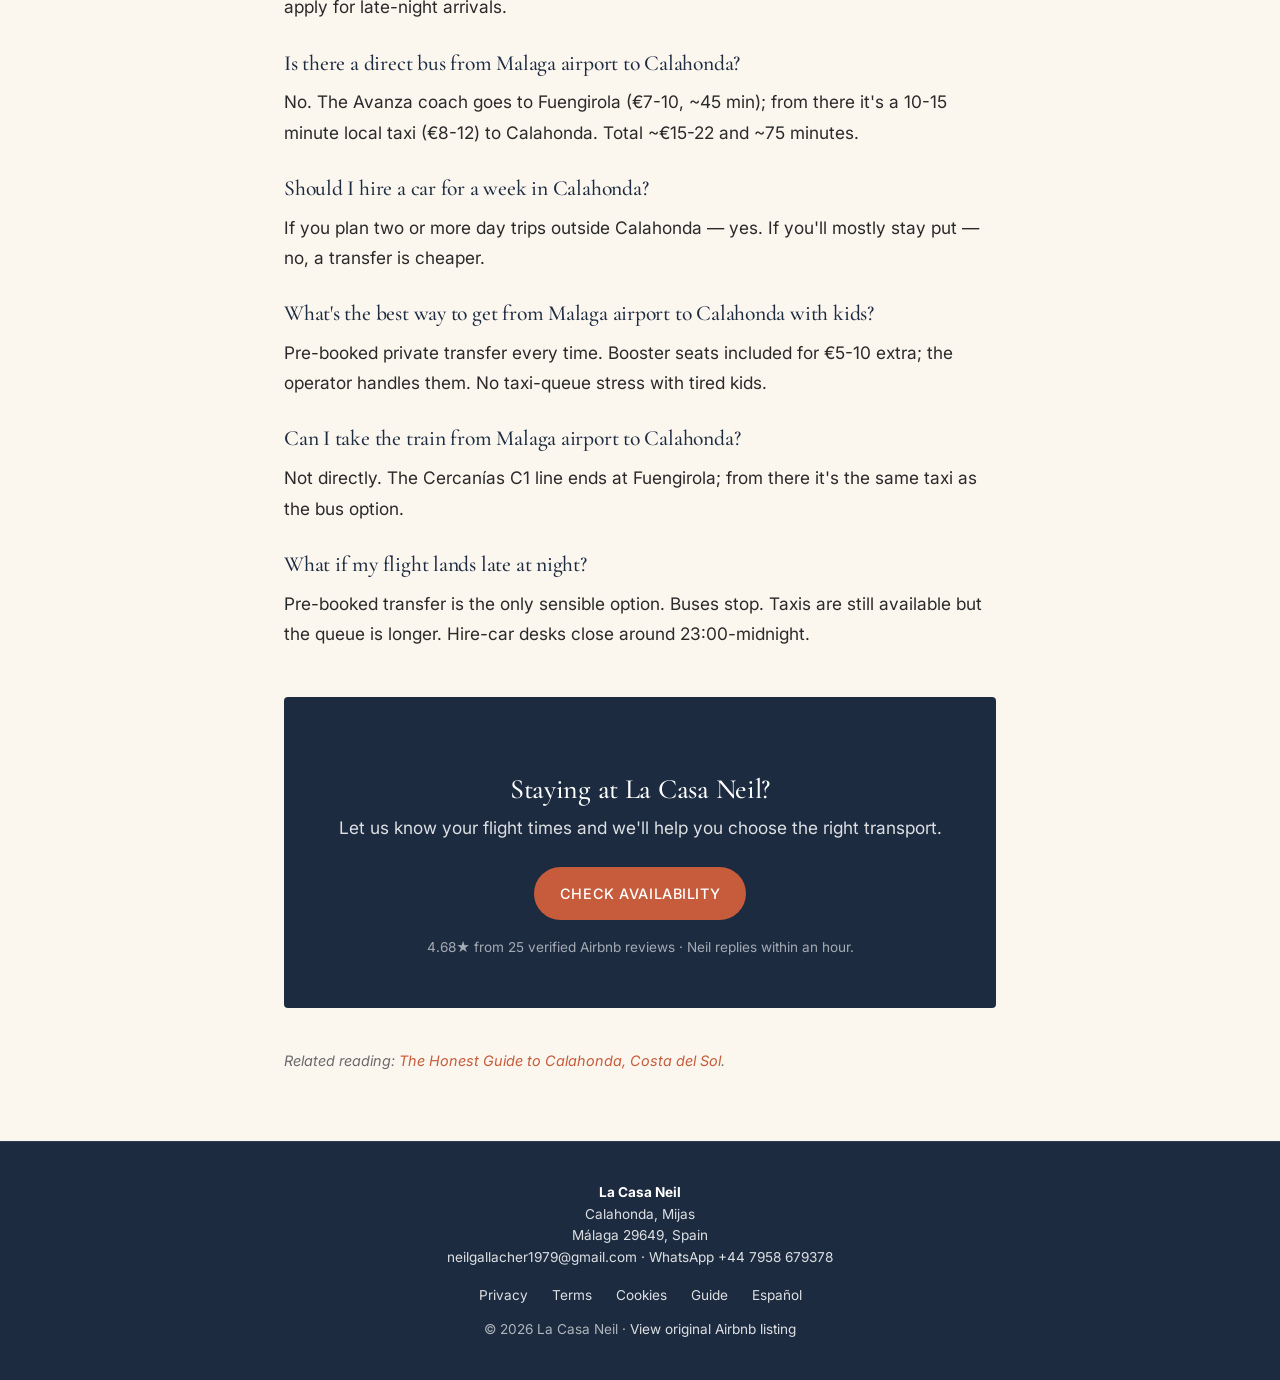
<file: guide/malaga-airport-to-calahonda/index.html>
<!DOCTYPE html>
<html lang="en">
<head>
<meta charset="UTF-8" />
<meta name="viewport" content="width=device-width, initial-scale=1" />
<title>Malaga Airport to Calahonda — Taxi, Transfer, Bus or Hire Car? (2026)</title>
<meta name="description" content="The four ways to get from Málaga (AGP) to Calahonda — cost, time, comfort, when each one wins. Written by a long-time Calahonda host." />

<link rel="canonical" href="https://lacasaneil.com/guide/malaga-airport-to-calahonda/" />
<link rel="alternate" hreflang="en" href="https://lacasaneil.com/guide/malaga-airport-to-calahonda/" />
<link rel="alternate" hreflang="x-default" href="https://lacasaneil.com/guide/malaga-airport-to-calahonda/" />

<meta name="robots" content="index, follow, max-image-preview:large" />
<meta name="author" content="Neil Gallacher, La Casa Neil" />

<meta property="og:title" content="Malaga Airport to Calahonda — Taxi, Transfer, Bus or Hire Car?" />
<meta property="og:description" content="The four ways to get from Málaga (AGP) to Calahonda — cost, time, comfort, when each one wins." />
<meta property="og:image" content="https://lacasaneil.com/images/hero-pools.jpg" />
<meta property="og:type" content="article" />
<meta property="og:url" content="https://lacasaneil.com/guide/malaga-airport-to-calahonda/" />

<meta name="twitter:card" content="summary_large_image" />
<meta name="twitter:image" content="https://lacasaneil.com/images/hero-pools.jpg" />

<link rel="icon" type="image/x-icon" href="/favicon.ico" />
<link rel="apple-touch-icon" sizes="180x180" href="/apple-touch-icon.png" />

<link rel="preconnect" href="https://fonts.googleapis.com">
<link rel="preconnect" href="https://fonts.gstatic.com" crossorigin>
<link href="https://fonts.googleapis.com/css2?family=Cormorant+Garamond:wght@400;500;600;700&family=Inter:wght@300;400;500;600&display=swap" rel="stylesheet">
<link rel="stylesheet" href="/assets/site.css">

<script type="application/ld+json">
{
  "@context": "https://schema.org",
  "@type": "Article",
  "headline": "Malaga Airport to Calahonda — Taxi, Transfer, Bus or Hire Car? (2026)",
  "description": "The four ways to get from Málaga airport to Calahonda compared on cost, time, comfort, and what suits each kind of traveller.",
  "author": { "@type": "Person", "name": "Neil Gallacher" },
  "publisher": {
    "@type": "Organization",
    "name": "La Casa Neil",
    "logo": { "@type": "ImageObject", "url": "https://lacasaneil.com/images/hero-pools.jpg" }
  },
  "datePublished": "2026-05-13",
  "dateModified": "2026-05-13",
  "mainEntityOfPage": "https://lacasaneil.com/guide/malaga-airport-to-calahonda/",
  "image": "https://lacasaneil.com/images/hero-pools.jpg"
}
</script>

<script type="application/ld+json">
{
  "@context": "https://schema.org",
  "@type": "BreadcrumbList",
  "itemListElement": [
    { "@type": "ListItem", "position": 1, "name": "Home", "item": "https://lacasaneil.com/" },
    { "@type": "ListItem", "position": 2, "name": "Guide", "item": "https://lacasaneil.com/guide/" },
    { "@type": "ListItem", "position": 3, "name": "Malaga Airport to Calahonda" }
  ]
}
</script>

<script type="application/ld+json">
{
  "@context": "https://schema.org",
  "@type": "FAQPage",
  "mainEntity": [
    { "@type": "Question", "name": "How long does it take to get from Malaga airport to Calahonda?",
      "acceptedAnswer": { "@type": "Answer", "text": "About 25-30 minutes on the AP-7 toll motorway, or 35-40 minutes on the free N-340 coast road. Add 10-20 minutes during August peak traffic." } },
    { "@type": "Question", "name": "How much does a taxi from Malaga airport to Calahonda cost?",
      "acceptedAnswer": { "@type": "Answer", "text": "A metered taxi runs roughly €60-75 depending on traffic and time of day. Surcharges apply for late-night arrivals and luggage." } },
    { "@type": "Question", "name": "Is there a bus from Malaga airport to Calahonda?",
      "acceptedAnswer": { "@type": "Answer", "text": "There's no direct bus. You can take the Avanza (formerly Avanzabus) coach to Fuengirola or Marbella and then take a local taxi for the last 10-15 minutes — slow with luggage but cheap at around €10-15 total." } },
    { "@type": "Question", "name": "Should I hire a car to get to Calahonda?",
      "acceptedAnswer": { "@type": "Answer", "text": "If you'll do more than two day trips (Marbella, Mijas Pueblo, Ronda, Malaga city), a hire car pays for itself by day three. If you're staying put, transfers and taxis work out cheaper." } },
    { "@type": "Question", "name": "What is the best way to get from Malaga airport to Calahonda?",
      "acceptedAnswer": { "@type": "Answer", "text": "For families with luggage and children: pre-booked private transfer (€45-60). For couples doing day trips: hire car. For solo budget travellers: Avanza bus to Fuengirola plus a taxi." } }
  ]
}
</script>
</head>
<body>

<header>
  <div class="header-inner">
    <a href="/" class="logo">La Casa Neil</a>
    <nav class="nav">
      <a href="/#about">About</a>
      <a href="/#gallery">Gallery</a>
      <a href="/#location">Location</a>
      <a href="/#availability">Availability</a>
      <a href="/guide/">Guide</a>
      <a href="https://wa.me/447958679378" rel="noopener">WhatsApp</a>
      <a href="/#enquiry" class="btn">Check availability</a>
    </nav>
  </div>
</header>

<section class="article-hero">
  <div class="container">
    <div class="breadcrumb"><a href="/">Home</a> · <a href="/guide/">Guide</a> · Malaga Airport to Calahonda</div>
    <h1>Malaga Airport to Calahonda — Taxi, Transfer, Bus or Hire Car?</h1>
    <p class="lede">There are four sensible ways to make the 30 km journey from Málaga airport (AGP) to Calahonda. Each one wins in a different scenario. Here's the honest breakdown.</p>
    <p class="byline">Published 13 May 2026 · ~1,250 words · 6-minute read</p>
  </div>
</section>

<article class="article-body">

<p>Málaga Airport sits 30 km east of Calahonda. The drive is short and easy — but the right way to do it depends on who you are and what kind of trip you're having. After hosting 25+ groups of guests at La Casa Neil, I've helped figure this out for every combination of "couple with one suitcase", "family with a buggy", "golf group with bags", and "snowbird couple staying six weeks." Here's the playbook.</p>

<div class="cta-inline"><a href="/#enquiry">Going to be staying with us? Check availability →</a></div>

<h2>The quick-decision matrix</h2>

<ul>
  <li><strong>Family with luggage and children</strong> → pre-booked private transfer (€45-60)</li>
  <li><strong>Couple doing day trips to Marbella, Ronda, Málaga</strong> → hire car (from €25/day off-peak, €45-80/day Aug)</li>
  <li><strong>Solo or couple, fixed in Calahonda, on a budget</strong> → Avanza bus to Fuengirola + taxi (€10-15 total)</li>
  <li><strong>Two couples or a group of four+</strong> → either pre-booked van transfer (€55-75) or two-car hire</li>
  <li><strong>Late-night arrival (after midnight)</strong> → pre-booked transfer every time (taxi queues thin out, bus stops running)</li>
</ul>

<h2>Option 1: Pre-booked private transfer</h2>

<p><strong>Cost:</strong> €45-60 each way for up to 4 people in a saloon car. €55-80 for a van that fits 6-8 + luggage. Round-trip discounts usually 5-10%.</p>
<p><strong>Time:</strong> 25-30 minutes door-to-door on the AP-7 toll motorway. The driver pays the toll.</p>
<p><strong>Where to book:</strong> Holiday Taxis, Resorthoppa, Suntransfers, or direct through Spanish local operators like Maxitrans or Marbella Airport Transfer. Prices are similar — read reviews on the operator before you book.</p>
<p><strong>When this wins:</strong></p>
<ul>
  <li>You're arriving with kids, a buggy, and four suitcases at midnight after a long flight.</li>
  <li>You don't plan to leave Calahonda much (one or two day trips at most).</li>
  <li>You hate driving on the wrong side of the road / dealing with hire-car queues.</li>
</ul>
<p><strong>The catch:</strong> if your flight is delayed an hour, most operators wait free (within reason). Get a phone-number confirmation and the driver's number before you fly.</p>

<h2>Option 2: Hire car</h2>

<p><strong>Cost:</strong> €25-40/day for a small car in shoulder season (March, April, October, November). €45-80/day in July-August peak. Add €15-25/day for full insurance excess waiver (don't skip this — Spanish hire-car excess claims are the most common nasty surprise).</p>
<p><strong>Time:</strong> Pickup at AGP terminal car-rental zone takes 30-45 min (longer if you arrive on a Saturday afternoon when everyone collects). Then 25-30 minutes' drive on the AP-7.</p>
<p><strong>Where to book:</strong> compare on the meta-search aggregators (DiscoverCars, RentalCars). For peace of mind on excess, OK Mobility, Centauro, and Goldcar each have their fans and their critics — read the most recent reviews, not the headline price.</p>
<p><strong>When this wins:</strong></p>
<ul>
  <li>You'll do more than two day trips: Marbella, Mijas Pueblo, Ronda, Malaga city, Cabopino, Gibraltar.</li>
  <li>You're staying 7+ days. The cost-per-day drops, the value of mobility goes up.</li>
  <li>You're comfortable with right-hand-side driving and Spanish road signs (they're clear).</li>
</ul>
<p><strong>The catch:</strong> hire-car excess fraud (operators inventing damage on return) is real. Photograph the car thoroughly on collection and on return. Pay the few euros extra for full excess waiver from the hire company OR buy a third-party excess policy (about €40 for the week — well worth it).</p>

<h2>Option 3: Taxi (metered, at the airport rank)</h2>

<p><strong>Cost:</strong> €60-75 depending on traffic. Surcharge of around €6 between 22:00 and 06:00. €0.50 per piece of luggage at the driver's discretion.</p>
<p><strong>Time:</strong> 25-30 minutes if the taxi queue is short. Add 15-30 minutes for the queue itself during summer peak.</p>
<p><strong>When this wins:</strong></p>
<ul>
  <li>Your trip is short notice and you didn't pre-book a transfer.</li>
  <li>You're a small group, light on luggage, arriving outside peak hours.</li>
</ul>
<p><strong>The catch:</strong> taxis at AGP are tightly regulated and metered, so you won't be ripped off — but you also won't beat the price of a pre-booked transfer. There's no upside vs. Option 1 unless you didn't plan ahead.</p>

<h2>Option 4: Bus + taxi (the budget play)</h2>

<p><strong>Cost:</strong> €7-10 for the Avanza coach to Fuengirola + €8-12 for a local taxi from Fuengirola to Calahonda = around €15-22 total.</p>
<p><strong>Time:</strong> 60-75 minutes door-to-door. Avanza runs roughly every 30 minutes from the airport.</p>
<p><strong>Where to book:</strong> Avanza website (formerly Avanzabus). You can also buy on board.</p>
<p><strong>When this wins:</strong></p>
<ul>
  <li>You're a solo budget traveller.</li>
  <li>You travel light (one carry-on, no buggy).</li>
  <li>You enjoy public transport and don't mind a small puzzle on arrival.</li>
</ul>
<p><strong>The catch:</strong> with luggage and kids, it stops being fun fast. Avanza doesn't run after roughly 23:30 — if your flight lands late, this isn't an option.</p>

<h2>What about the train?</h2>

<p>The Málaga–Fuengirola Cercanías commuter train (line C1) is brilliant for many destinations on the coast — but it doesn't reach Calahonda. The closest stop is Fuengirola, then you'd taxi (similar to the bus option above). For Calahonda specifically, the train is no faster than the bus.</p>

<h2>The AP-7 vs the N-340 (driving notes)</h2>

<p>If you're driving, two roads connect AGP to Calahonda:</p>

<ul>
  <li><strong>AP-7 (Autopista del Sol)</strong> — toll motorway. Faster, less stop-start, €3-4 each way. The default choice for transfers and hire cars.</li>
  <li><strong>N-340 / A-7 (Autovía del Mediterráneo)</strong> — free coast road, slower, more traffic lights, runs closer to the sea. Take it once on the way home for the views; pay the toll on arrival when you're tired.</li>
</ul>

<h2>What to do on arrival at La Casa Neil</h2>

<p>For guests staying with us:</p>

<ul>
  <li>Free parking directly outside the building (no garage, no permit, no fuss).</li>
  <li>Self check-in with a key-safe — Neil sends the code on the day.</li>
  <li>Whether you arrive at 2pm or 2am, you can let yourself in.</li>
  <li>If you want groceries waiting (tea, coffee, bread, milk, beer), tell Neil 48 hours ahead and we'll arrange it.</li>
</ul>

<h2>Frequently asked questions</h2>

<h3>How long does it take to get from Malaga airport to Calahonda?</h3>
<p>25-30 minutes on the AP-7 toll motorway, or 35-40 minutes on the free N-340 coast road. Add 10-20 minutes during August peak traffic.</p>

<h3>How much does a taxi from Malaga airport to Calahonda cost?</h3>
<p>A metered taxi runs roughly €60-75 depending on traffic and time of day. Surcharges apply for late-night arrivals.</p>

<h3>Is there a direct bus from Malaga airport to Calahonda?</h3>
<p>No. The Avanza coach goes to Fuengirola (€7-10, ~45 min); from there it's a 10-15 minute local taxi (€8-12) to Calahonda. Total ~€15-22 and ~75 minutes.</p>

<h3>Should I hire a car for a week in Calahonda?</h3>
<p>If you plan two or more day trips outside Calahonda — yes. If you'll mostly stay put — no, a transfer is cheaper.</p>

<h3>What's the best way to get from Malaga airport to Calahonda with kids?</h3>
<p>Pre-booked private transfer every time. Booster seats included for €5-10 extra; the operator handles them. No taxi-queue stress with tired kids.</p>

<h3>Can I take the train from Malaga airport to Calahonda?</h3>
<p>Not directly. The Cercanías C1 line ends at Fuengirola; from there it's the same taxi as the bus option.</p>

<h3>What if my flight lands late at night?</h3>
<p>Pre-booked transfer is the only sensible option. Buses stop. Taxis are still available but the queue is longer. Hire-car desks close around 23:00-midnight.</p>

<div class="article-end-cta">
  <h3>Staying at La Casa Neil?</h3>
  <p>Let us know your flight times and we'll help you choose the right transport.</p>
  <a href="/#enquiry" class="btn">Check availability</a>
  <p class="meta">4.68★ from 25 verified Airbnb reviews · Neil replies within an hour.</p>
</div>

<p style="margin-top: 2.5rem; font-size: 0.9rem; color: var(--muted); font-style: italic;">Related reading: <a href="/guide/calahonda-costa-del-sol/">The Honest Guide to Calahonda, Costa del Sol</a>.</p>

</article>

<footer>
  <div class="container">
    <address>
      <strong>La Casa Neil</strong><br>
      Calahonda, Mijas<br>
      Málaga 29649, Spain<br>
      <a href="mailto:neilgallacher1979@gmail.com">neilgallacher1979@gmail.com</a> ·
      <a href="https://wa.me/447958679378" rel="noopener">WhatsApp +44 7958 679378</a>
    </address>
    <div class="footer-row">
      <a href="/privacy.html">Privacy</a>
      <a href="/terms.html">Terms</a>
      <a href="/cookies.html">Cookies</a>
      <a href="/guide/">Guide</a>
      <a href="/es/">Español</a>
    </div>
    <div>© 2026 La Casa Neil · <a href="https://www.airbnb.co.uk/rooms/40308509" target="_blank" rel="noopener noreferrer nofollow">View original Airbnb listing</a></div>
  </div>
</footer>

</body>
</html>
</file>
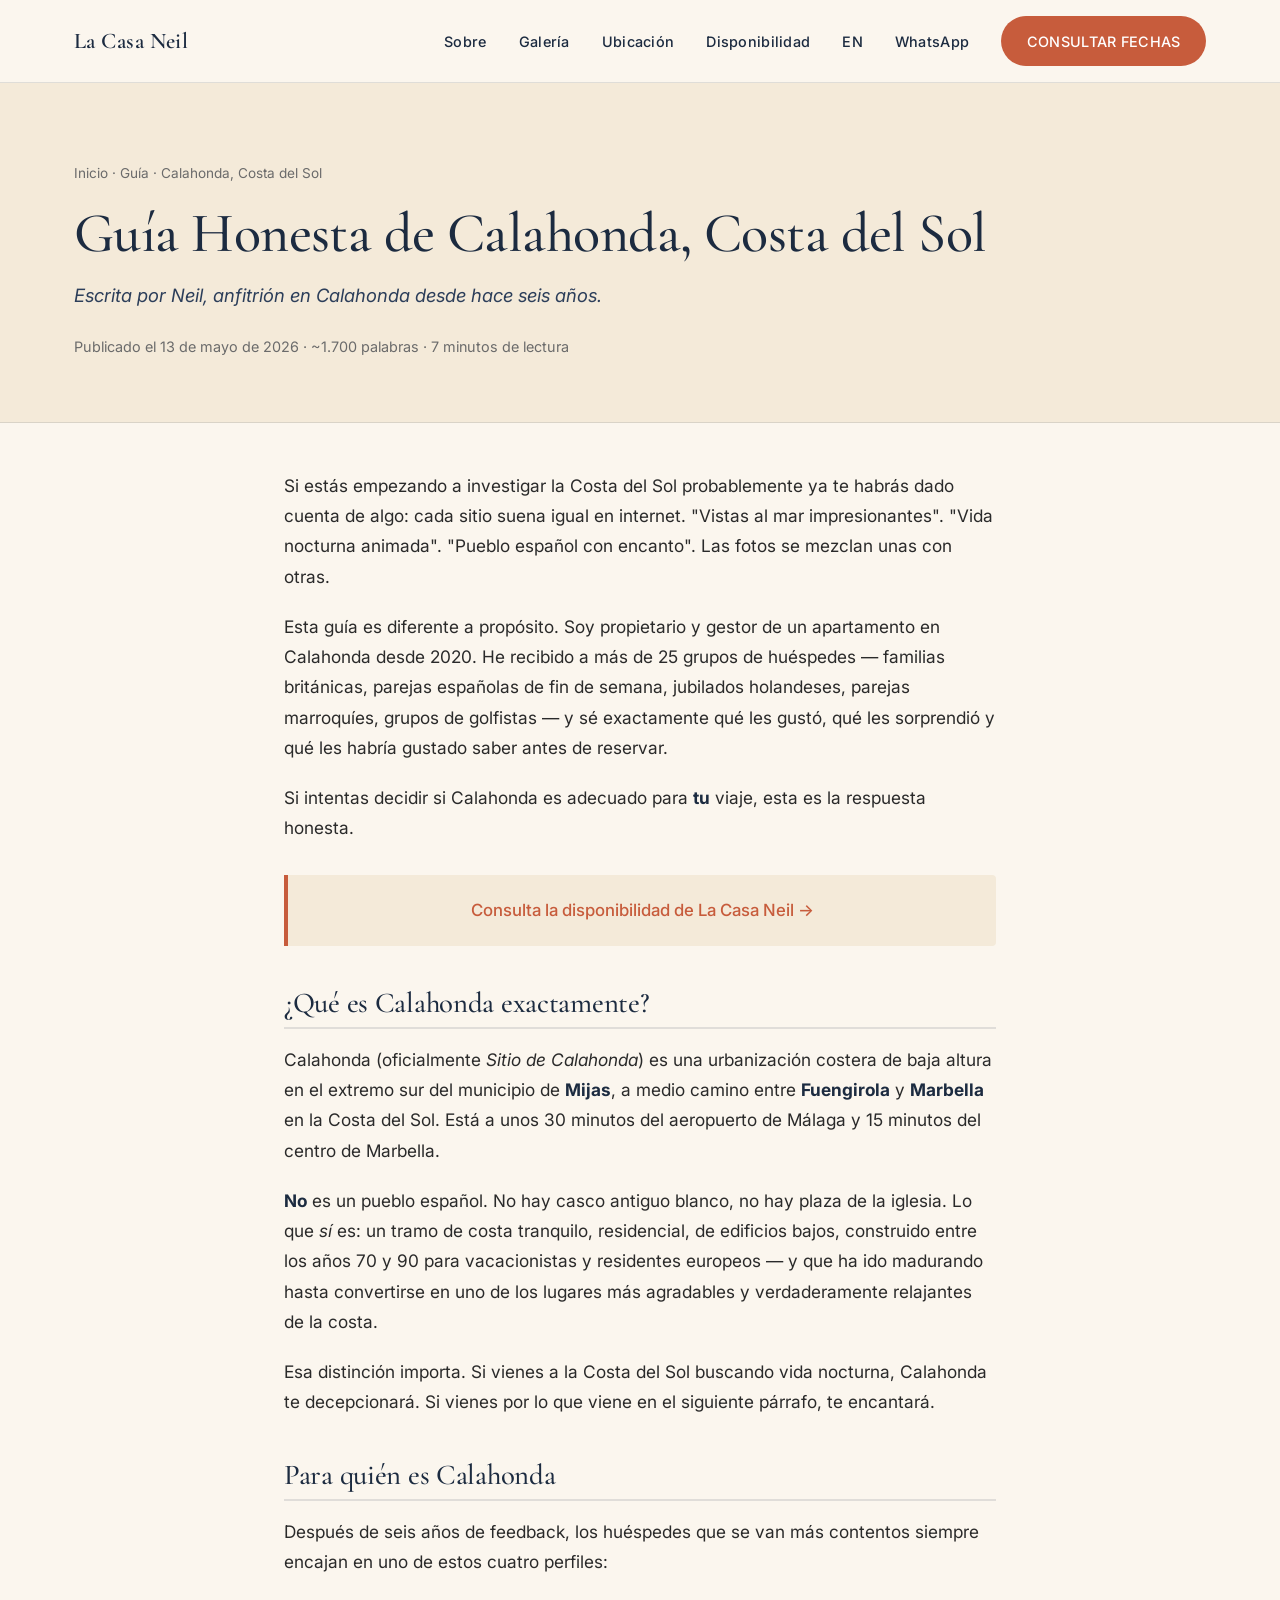
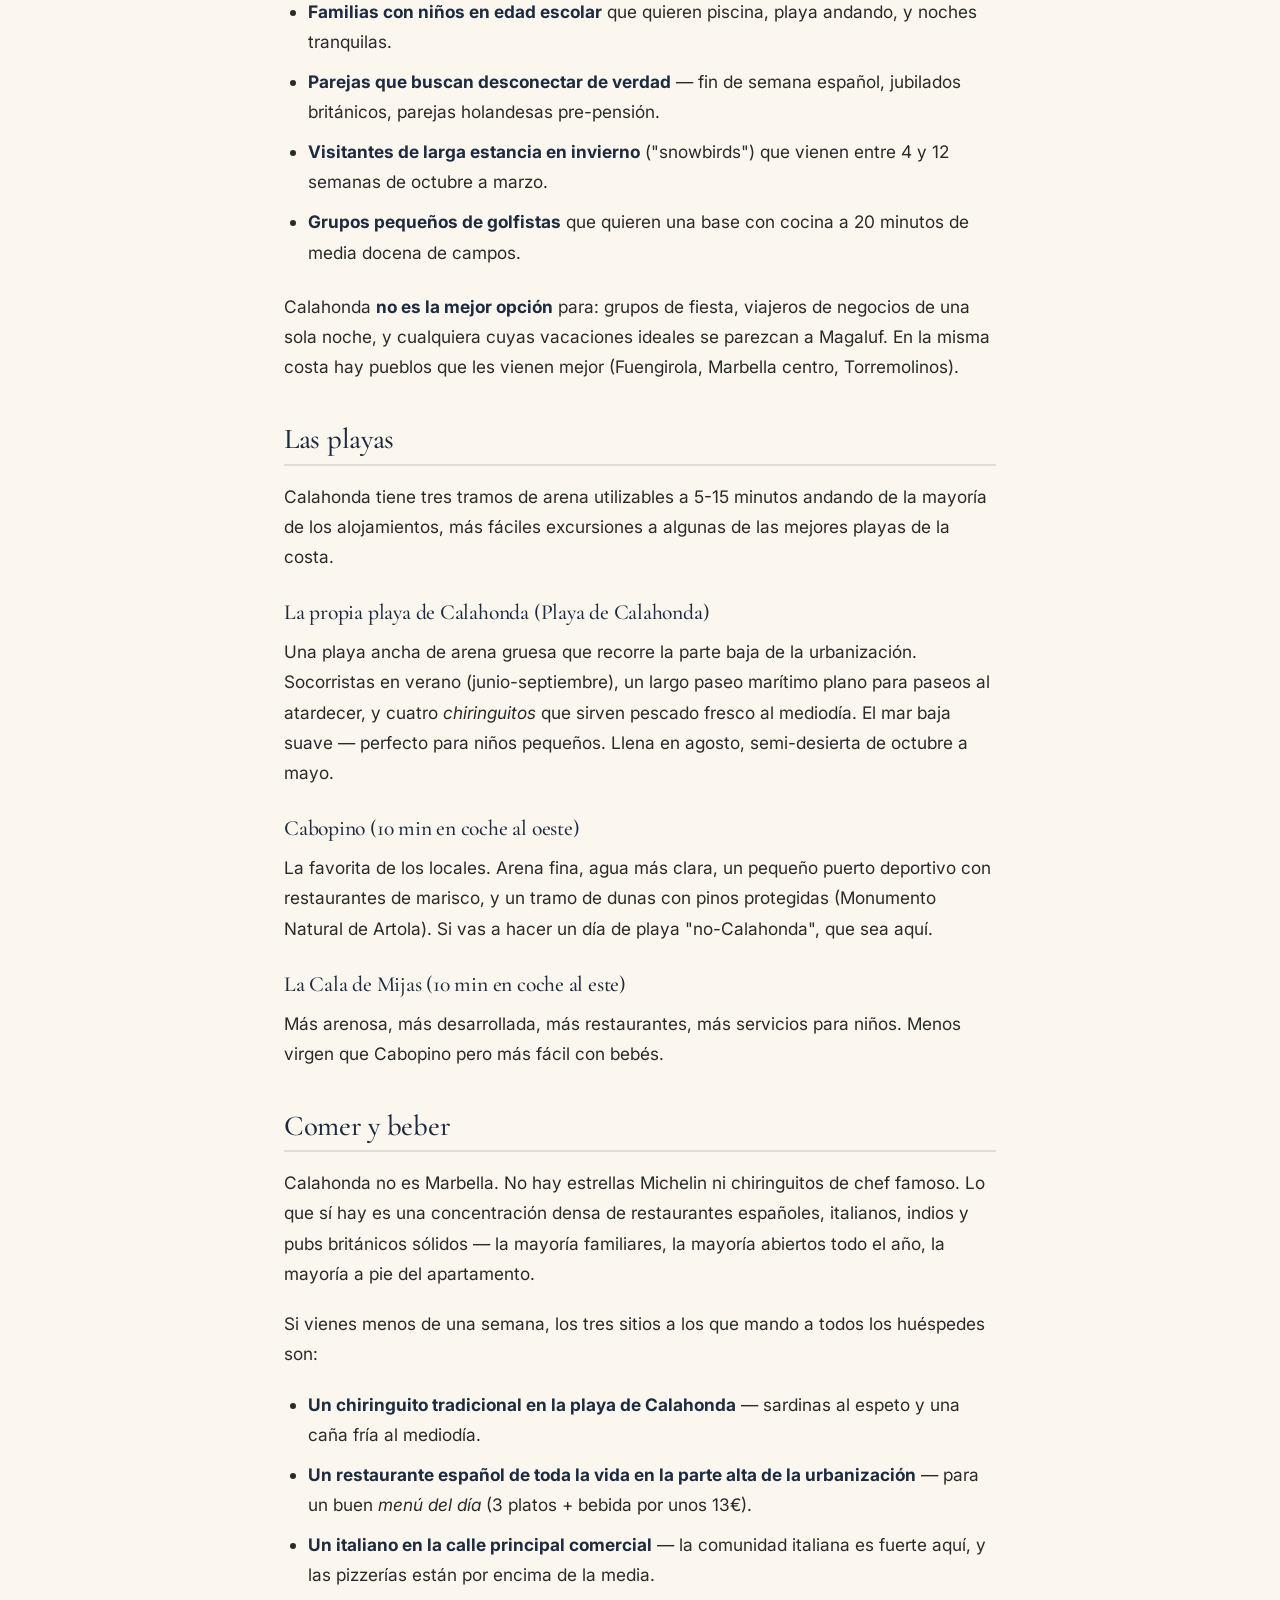
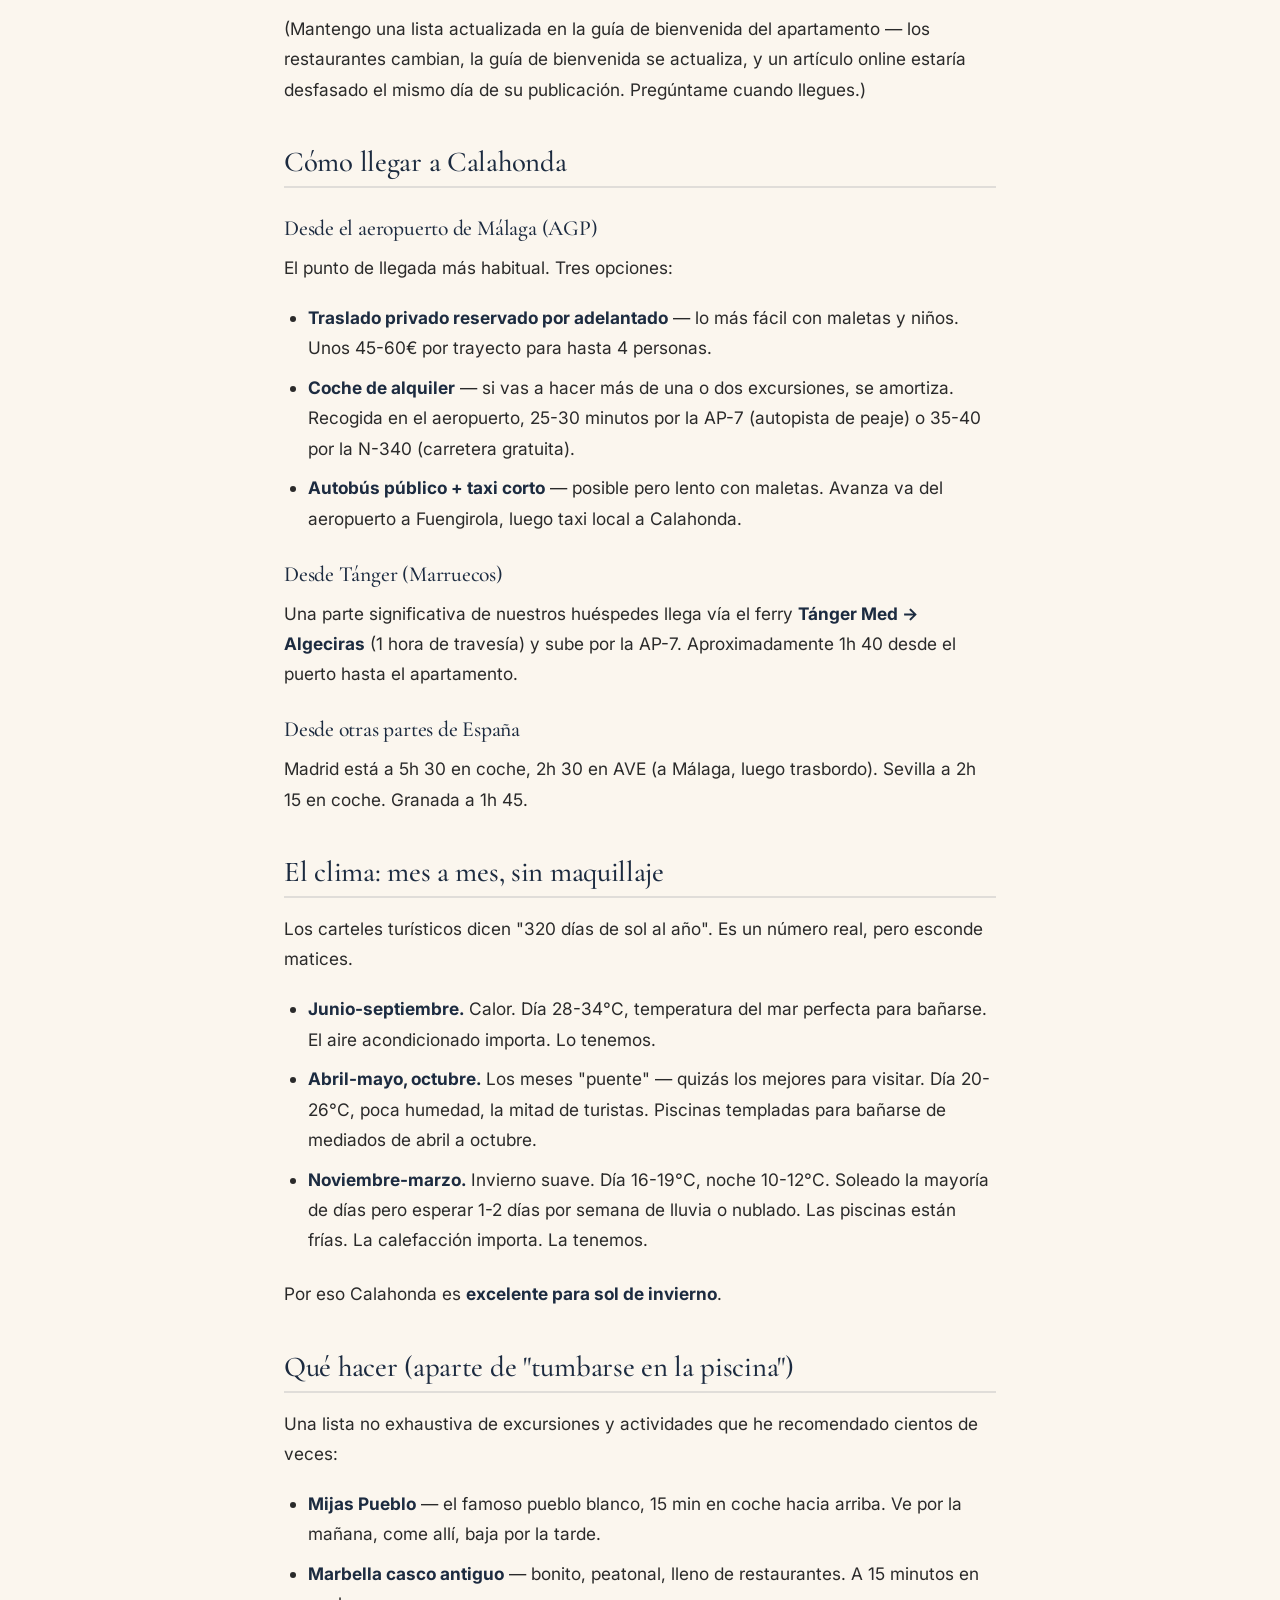
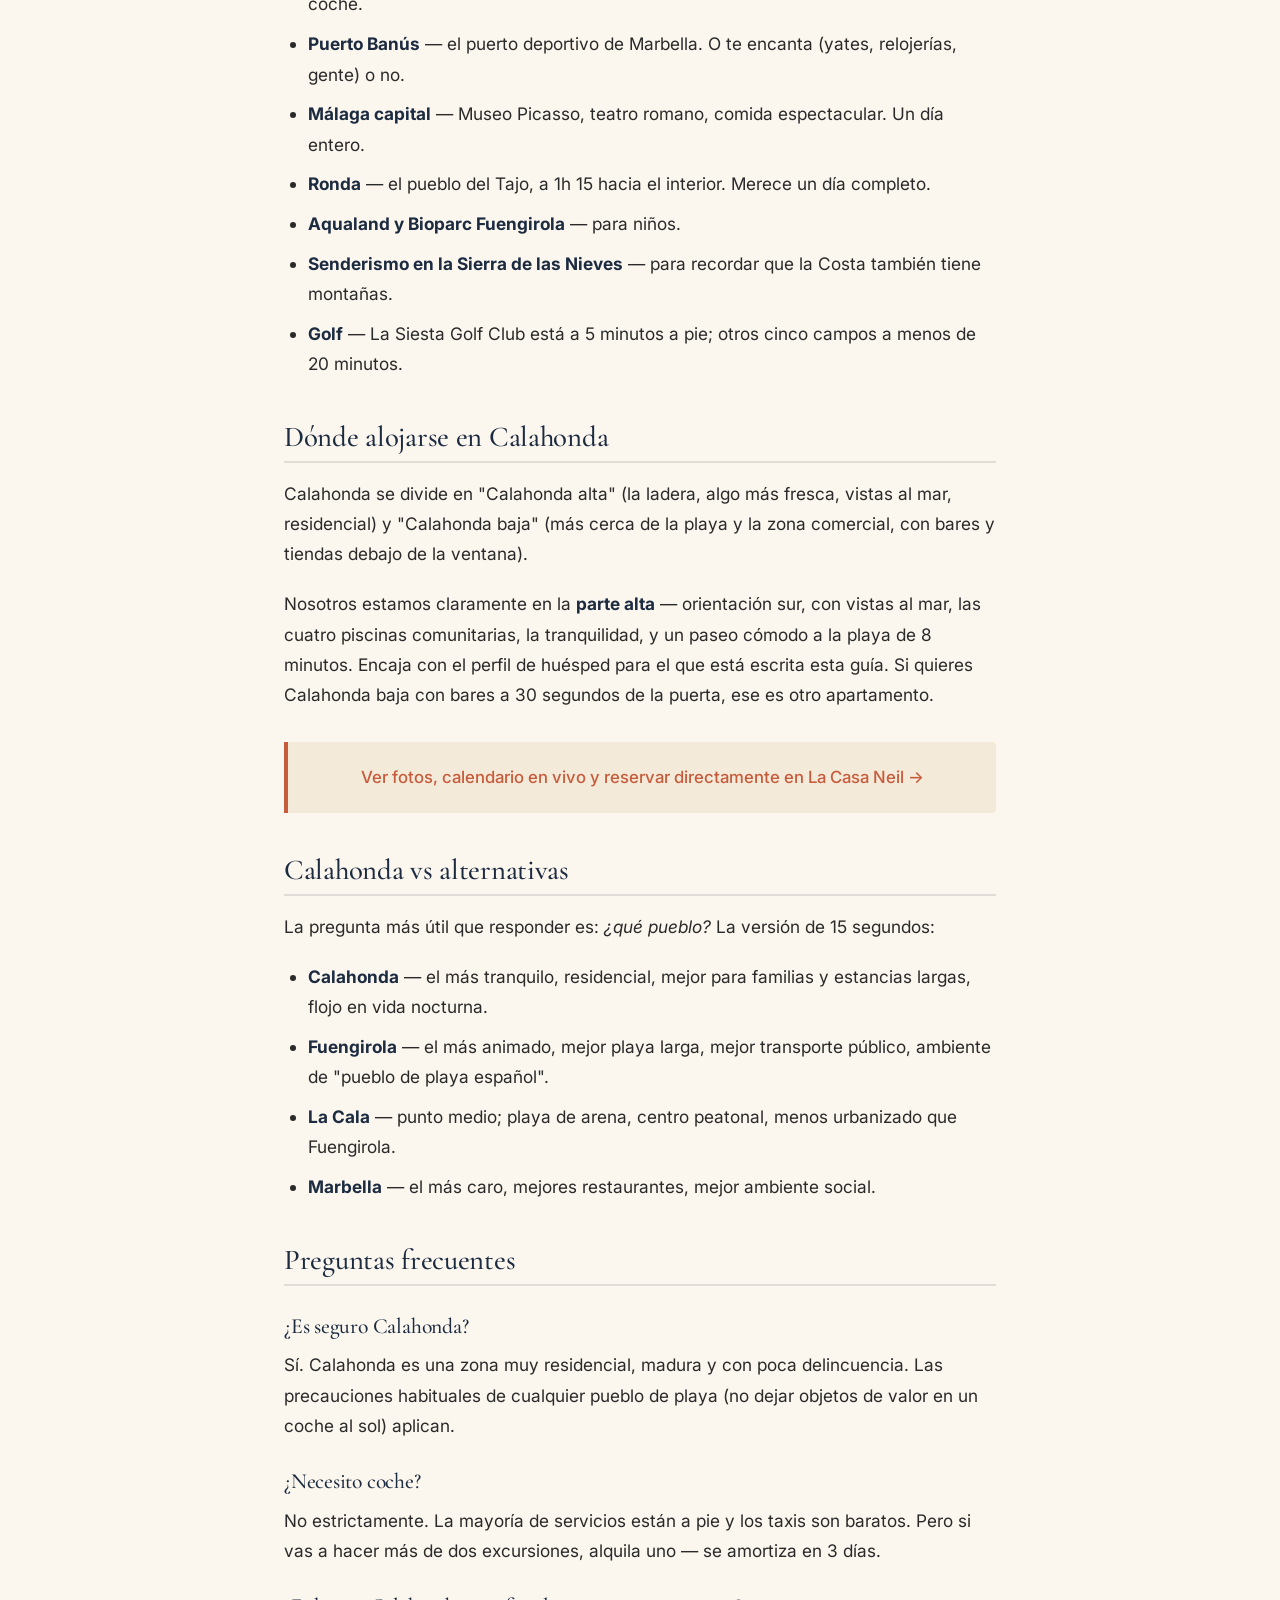
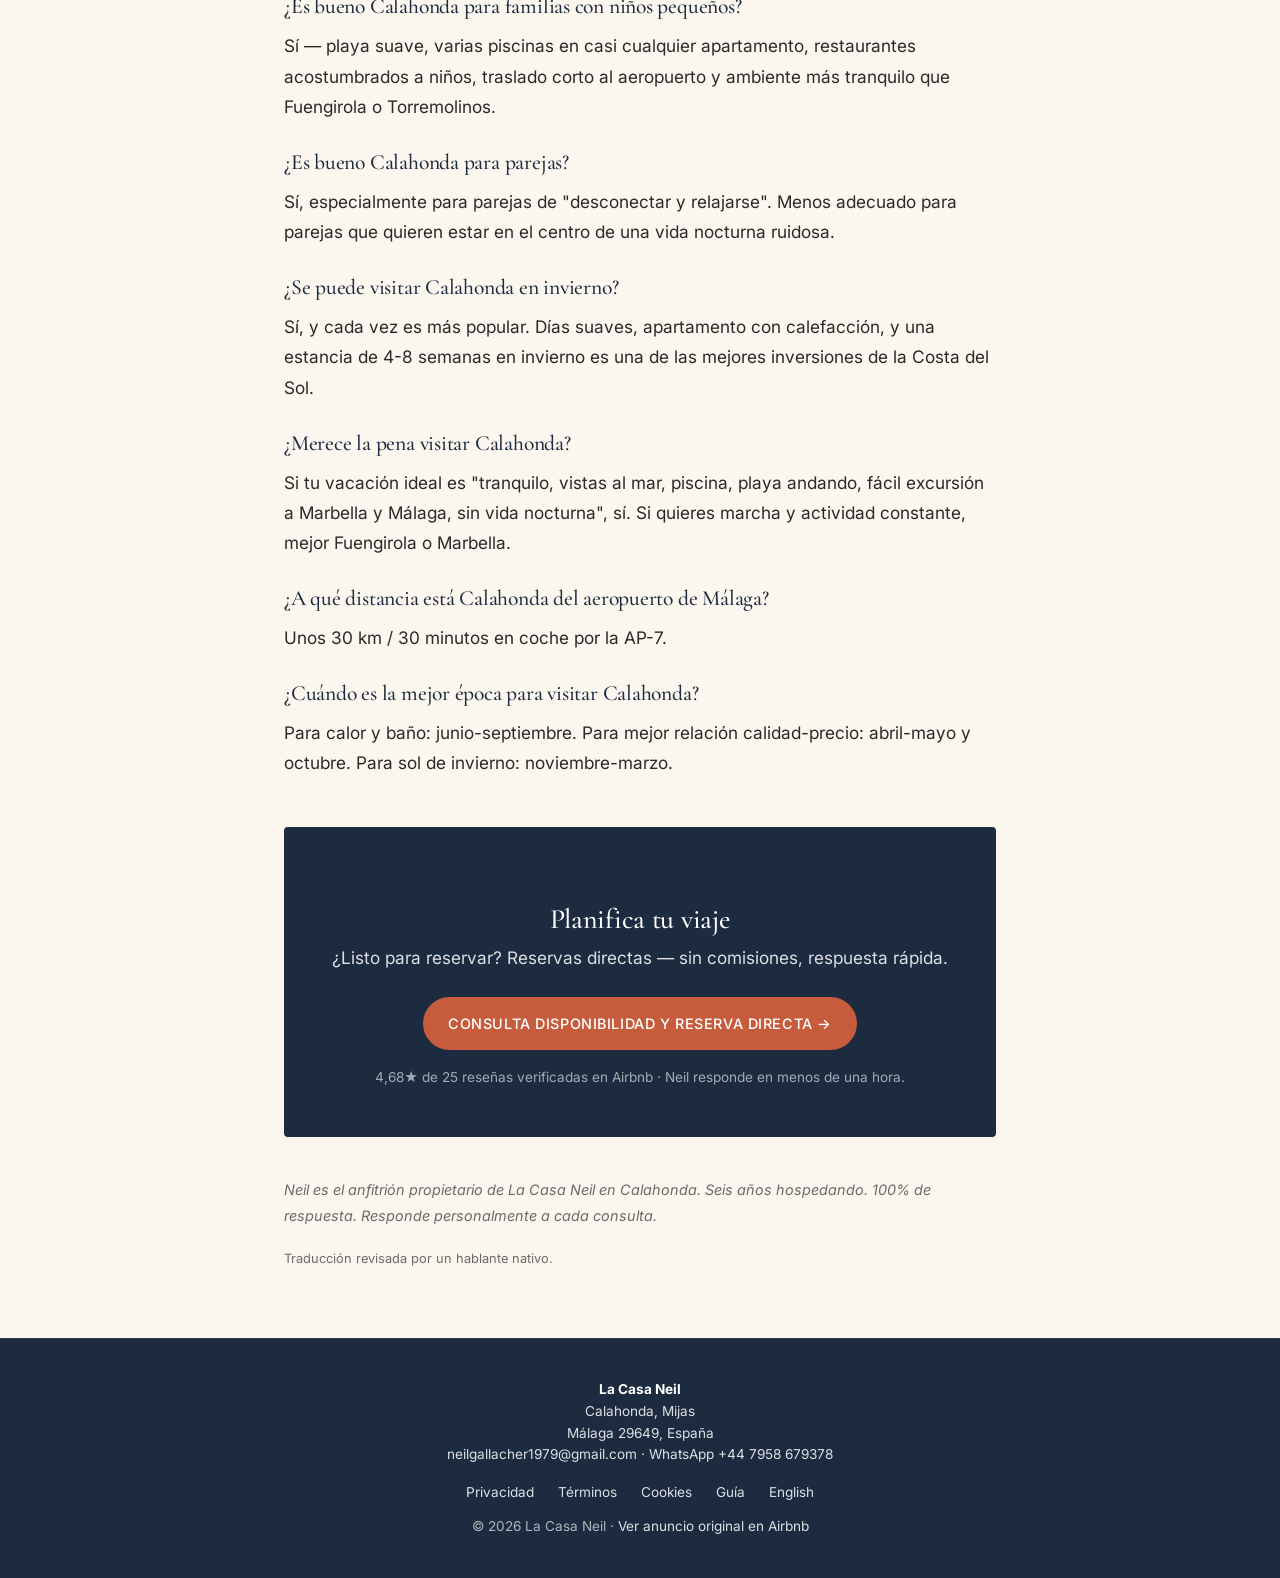
<file: es/guia/calahonda-costa-del-sol/index.html>
<!DOCTYPE html>
<html lang="es">
<head>
<meta charset="UTF-8" />
<meta name="viewport" content="width=device-width, initial-scale=1" />
<title>Guía Honesta de Calahonda, Costa del Sol (2026) | La Casa Neil</title>
<meta name="description" content="La guía honesta de Calahonda escrita por un anfitrión con seis años en la zona — playas, restaurantes, transporte, clima y la verdad de cómo se vive aquí. Actualizada para 2026." />

<link rel="canonical" href="https://lacasaneil.com/es/guia/calahonda-costa-del-sol/" />
<link rel="alternate" hreflang="en" href="https://lacasaneil.com/guide/calahonda-costa-del-sol/" />
<link rel="alternate" hreflang="es" href="https://lacasaneil.com/es/guia/calahonda-costa-del-sol/" />
<link rel="alternate" hreflang="x-default" href="https://lacasaneil.com/guide/calahonda-costa-del-sol/" />

<meta name="robots" content="index, follow, max-image-preview:large" />
<meta name="author" content="Neil Gallacher, La Casa Neil" />

<meta property="og:title" content="Guía Honesta de Calahonda, Costa del Sol (2026)" />
<meta property="og:description" content="La guía honesta de Calahonda escrita por un anfitrión con seis años en la zona." />
<meta property="og:image" content="https://lacasaneil.com/images/hero-pools.jpg" />
<meta property="og:type" content="article" />
<meta property="og:url" content="https://lacasaneil.com/es/guia/calahonda-costa-del-sol/" />
<meta property="og:locale" content="es_ES" />

<link rel="icon" type="image/x-icon" href="/favicon.ico" />
<link rel="apple-touch-icon" sizes="180x180" href="/apple-touch-icon.png" />

<link rel="preconnect" href="https://fonts.googleapis.com">
<link rel="preconnect" href="https://fonts.gstatic.com" crossorigin>
<link href="https://fonts.googleapis.com/css2?family=Cormorant+Garamond:wght@400;500;600;700&family=Inter:wght@300;400;500;600&display=swap" rel="stylesheet">
<link rel="stylesheet" href="/assets/site.css">

<script type="application/ld+json">
{
  "@context": "https://schema.org",
  "@type": "Article",
  "headline": "Guía Honesta de Calahonda, Costa del Sol (2026)",
  "description": "La guía honesta de Calahonda escrita por un anfitrión con seis años en la zona.",
  "inLanguage": "es",
  "author": { "@type": "Person", "name": "Neil Gallacher" },
  "publisher": {
    "@type": "Organization",
    "name": "La Casa Neil",
    "logo": { "@type": "ImageObject", "url": "https://lacasaneil.com/images/hero-pools.jpg" }
  },
  "datePublished": "2026-05-13",
  "dateModified": "2026-05-13",
  "mainEntityOfPage": "https://lacasaneil.com/es/guia/calahonda-costa-del-sol/",
  "image": "https://lacasaneil.com/images/hero-pools.jpg"
}
</script>

<script type="application/ld+json">
{
  "@context": "https://schema.org",
  "@type": "BreadcrumbList",
  "itemListElement": [
    { "@type": "ListItem", "position": 1, "name": "Inicio", "item": "https://lacasaneil.com/es/" },
    { "@type": "ListItem", "position": 2, "name": "Guía", "item": "https://lacasaneil.com/es/guia/" },
    { "@type": "ListItem", "position": 3, "name": "Calahonda, Costa del Sol" }
  ]
}
</script>

<script type="application/ld+json">
{
  "@context": "https://schema.org",
  "@type": "FAQPage",
  "inLanguage": "es",
  "mainEntity": [
    { "@type": "Question", "name": "¿Es seguro Calahonda?",
      "acceptedAnswer": { "@type": "Answer", "text": "Sí. Calahonda es una zona muy residencial, madura y con poca delincuencia." } },
    { "@type": "Question", "name": "¿Necesito coche en Calahonda?",
      "acceptedAnswer": { "@type": "Answer", "text": "No estrictamente. La mayoría de servicios están a pie. Pero si vas a hacer más de dos excursiones, el coche se amortiza." } },
    { "@type": "Question", "name": "¿Es bueno Calahonda para familias con niños?",
      "acceptedAnswer": { "@type": "Answer", "text": "Sí — playa suave, piscinas comunitarias en casi todos los apartamentos, restaurantes acostumbrados a niños, traslado corto al aeropuerto, ambiente más tranquilo que Fuengirola o Torremolinos." } },
    { "@type": "Question", "name": "¿Se puede visitar Calahonda en invierno?",
      "acceptedAnswer": { "@type": "Answer", "text": "Sí. Días suaves (16-19°C), apartamentos con calefacción, y una estancia de 4-8 semanas en invierno es uno de los mejores planes de la Costa del Sol." } },
    { "@type": "Question", "name": "¿A qué distancia está Calahonda del aeropuerto de Málaga?",
      "acceptedAnswer": { "@type": "Answer", "text": "Unos 30 km, 30 minutos en coche por la AP-7." } },
    { "@type": "Question", "name": "¿Cuándo es la mejor época para visitar Calahonda?",
      "acceptedAnswer": { "@type": "Answer", "text": "Para sol y baño: junio-septiembre. Para mejor relación calidad-precio y clima: abril-mayo y octubre. Para sol de invierno: noviembre-marzo." } }
  ]
}
</script>
</head>
<body>

<header>
  <div class="header-inner">
    <a href="/es/" class="logo">La Casa Neil</a>
    <nav class="nav">
      <a href="/es/#about">Sobre</a>
      <a href="/es/#gallery">Galería</a>
      <a href="/es/#location">Ubicación</a>
      <a href="/es/#availability">Disponibilidad</a>
      <a href="/" lang="en">EN</a>
      <a href="https://wa.me/447958679378" rel="noopener">WhatsApp</a>
      <a href="/es/#enquiry" class="btn">Consultar fechas</a>
    </nav>
  </div>
</header>

<section class="article-hero">
  <div class="container">
    <div class="breadcrumb"><a href="/es/">Inicio</a> · Guía · Calahonda, Costa del Sol</div>
    <h1>Guía Honesta de Calahonda, Costa del Sol</h1>
    <p class="lede">Escrita por Neil, anfitrión en Calahonda desde hace seis años.</p>
    <p class="byline">Publicado el 13 de mayo de 2026 · ~1.700 palabras · 7 minutos de lectura</p>
  </div>
</section>

<article class="article-body">

<p>Si estás empezando a investigar la Costa del Sol probablemente ya te habrás dado cuenta de algo: cada sitio suena igual en internet. "Vistas al mar impresionantes". "Vida nocturna animada". "Pueblo español con encanto". Las fotos se mezclan unas con otras.</p>

<p>Esta guía es diferente a propósito. Soy propietario y gestor de un apartamento en Calahonda desde 2020. He recibido a más de 25 grupos de huéspedes — familias británicas, parejas españolas de fin de semana, jubilados holandeses, parejas marroquíes, grupos de golfistas — y sé exactamente qué les gustó, qué les sorprendió y qué les habría gustado saber antes de reservar.</p>

<p>Si intentas decidir si Calahonda es adecuado para <strong>tu</strong> viaje, esta es la respuesta honesta.</p>

<div class="cta-inline"><a href="/es/#enquiry">Consulta la disponibilidad de La Casa Neil →</a></div>

<h2>¿Qué es Calahonda exactamente?</h2>

<p>Calahonda (oficialmente <em>Sitio de Calahonda</em>) es una urbanización costera de baja altura en el extremo sur del municipio de <strong>Mijas</strong>, a medio camino entre <strong>Fuengirola</strong> y <strong>Marbella</strong> en la Costa del Sol. Está a unos 30 minutos del aeropuerto de Málaga y 15 minutos del centro de Marbella.</p>

<p><strong>No</strong> es un pueblo español. No hay casco antiguo blanco, no hay plaza de la iglesia. Lo que <em>sí</em> es: un tramo de costa tranquilo, residencial, de edificios bajos, construido entre los años 70 y 90 para vacacionistas y residentes europeos — y que ha ido madurando hasta convertirse en uno de los lugares más agradables y verdaderamente relajantes de la costa.</p>

<p>Esa distinción importa. Si vienes a la Costa del Sol buscando vida nocturna, Calahonda te decepcionará. Si vienes por lo que viene en el siguiente párrafo, te encantará.</p>

<h2>Para quién es Calahonda</h2>

<p>Después de seis años de feedback, los huéspedes que se van más contentos siempre encajan en uno de estos cuatro perfiles:</p>

<ul>
  <li><strong>Familias con niños en edad escolar</strong> que quieren piscina, playa andando, y noches tranquilas.</li>
  <li><strong>Parejas que buscan desconectar de verdad</strong> — fin de semana español, jubilados británicos, parejas holandesas pre-pensión.</li>
  <li><strong>Visitantes de larga estancia en invierno</strong> ("snowbirds") que vienen entre 4 y 12 semanas de octubre a marzo.</li>
  <li><strong>Grupos pequeños de golfistas</strong> que quieren una base con cocina a 20 minutos de media docena de campos.</li>
</ul>

<p>Calahonda <strong>no es la mejor opción</strong> para: grupos de fiesta, viajeros de negocios de una sola noche, y cualquiera cuyas vacaciones ideales se parezcan a Magaluf. En la misma costa hay pueblos que les vienen mejor (Fuengirola, Marbella centro, Torremolinos).</p>

<h2>Las playas</h2>

<p>Calahonda tiene tres tramos de arena utilizables a 5-15 minutos andando de la mayoría de los alojamientos, más fáciles excursiones a algunas de las mejores playas de la costa.</p>

<h3>La propia playa de Calahonda (Playa de Calahonda)</h3>

<p>Una playa ancha de arena gruesa que recorre la parte baja de la urbanización. Socorristas en verano (junio-septiembre), un largo paseo marítimo plano para paseos al atardecer, y cuatro <em>chiringuitos</em> que sirven pescado fresco al mediodía. El mar baja suave — perfecto para niños pequeños. Llena en agosto, semi-desierta de octubre a mayo.</p>

<h3>Cabopino (10 min en coche al oeste)</h3>

<p>La favorita de los locales. Arena fina, agua más clara, un pequeño puerto deportivo con restaurantes de marisco, y un tramo de dunas con pinos protegidas (Monumento Natural de Artola). Si vas a hacer un día de playa "no-Calahonda", que sea aquí.</p>

<h3>La Cala de Mijas (10 min en coche al este)</h3>

<p>Más arenosa, más desarrollada, más restaurantes, más servicios para niños. Menos virgen que Cabopino pero más fácil con bebés.</p>

<h2>Comer y beber</h2>

<p>Calahonda no es Marbella. No hay estrellas Michelin ni chiringuitos de chef famoso. Lo que sí hay es una concentración densa de restaurantes españoles, italianos, indios y pubs británicos sólidos — la mayoría familiares, la mayoría abiertos todo el año, la mayoría a pie del apartamento.</p>

<p>Si vienes menos de una semana, los tres sitios a los que mando a todos los huéspedes son:</p>

<ul>
  <li><strong>Un chiringuito tradicional en la playa de Calahonda</strong> — sardinas al espeto y una caña fría al mediodía.</li>
  <li><strong>Un restaurante español de toda la vida en la parte alta de la urbanización</strong> — para un buen <em>menú del día</em> (3 platos + bebida por unos 13€).</li>
  <li><strong>Un italiano en la calle principal comercial</strong> — la comunidad italiana es fuerte aquí, y las pizzerías están por encima de la media.</li>
</ul>

<p>(Mantengo una lista actualizada en la guía de bienvenida del apartamento — los restaurantes cambian, la guía de bienvenida se actualiza, y un artículo online estaría desfasado el mismo día de su publicación. Pregúntame cuando llegues.)</p>

<h2>Cómo llegar a Calahonda</h2>

<h3>Desde el aeropuerto de Málaga (AGP)</h3>

<p>El punto de llegada más habitual. Tres opciones:</p>

<ul>
  <li><strong>Traslado privado reservado por adelantado</strong> — lo más fácil con maletas y niños. Unos 45-60€ por trayecto para hasta 4 personas.</li>
  <li><strong>Coche de alquiler</strong> — si vas a hacer más de una o dos excursiones, se amortiza. Recogida en el aeropuerto, 25-30 minutos por la AP-7 (autopista de peaje) o 35-40 por la N-340 (carretera gratuita).</li>
  <li><strong>Autobús público + taxi corto</strong> — posible pero lento con maletas. Avanza va del aeropuerto a Fuengirola, luego taxi local a Calahonda.</li>
</ul>

<h3>Desde Tánger (Marruecos)</h3>

<p>Una parte significativa de nuestros huéspedes llega vía el ferry <strong>Tánger Med → Algeciras</strong> (1 hora de travesía) y sube por la AP-7. Aproximadamente 1h 40 desde el puerto hasta el apartamento.</p>

<h3>Desde otras partes de España</h3>

<p>Madrid está a 5h 30 en coche, 2h 30 en AVE (a Málaga, luego trasbordo). Sevilla a 2h 15 en coche. Granada a 1h 45.</p>

<h2>El clima: mes a mes, sin maquillaje</h2>

<p>Los carteles turísticos dicen "320 días de sol al año". Es un número real, pero esconde matices.</p>

<ul>
  <li><strong>Junio-septiembre.</strong> Calor. Día 28-34°C, temperatura del mar perfecta para bañarse. El aire acondicionado importa. Lo tenemos.</li>
  <li><strong>Abril-mayo, octubre.</strong> Los meses "puente" — quizás los mejores para visitar. Día 20-26°C, poca humedad, la mitad de turistas. Piscinas templadas para bañarse de mediados de abril a octubre.</li>
  <li><strong>Noviembre-marzo.</strong> Invierno suave. Día 16-19°C, noche 10-12°C. Soleado la mayoría de días pero esperar 1-2 días por semana de lluvia o nublado. Las piscinas están frías. La calefacción importa. La tenemos.</li>
</ul>

<p>Por eso Calahonda es <strong>excelente para sol de invierno</strong>.</p>

<h2>Qué hacer (aparte de "tumbarse en la piscina")</h2>

<p>Una lista no exhaustiva de excursiones y actividades que he recomendado cientos de veces:</p>

<ul>
  <li><strong>Mijas Pueblo</strong> — el famoso pueblo blanco, 15 min en coche hacia arriba. Ve por la mañana, come allí, baja por la tarde.</li>
  <li><strong>Marbella casco antiguo</strong> — bonito, peatonal, lleno de restaurantes. A 15 minutos en coche.</li>
  <li><strong>Puerto Banús</strong> — el puerto deportivo de Marbella. O te encanta (yates, relojerías, gente) o no.</li>
  <li><strong>Málaga capital</strong> — Museo Picasso, teatro romano, comida espectacular. Un día entero.</li>
  <li><strong>Ronda</strong> — el pueblo del Tajo, a 1h 15 hacia el interior. Merece un día completo.</li>
  <li><strong>Aqualand y Bioparc Fuengirola</strong> — para niños.</li>
  <li><strong>Senderismo en la Sierra de las Nieves</strong> — para recordar que la Costa también tiene montañas.</li>
  <li><strong>Golf</strong> — La Siesta Golf Club está a 5 minutos a pie; otros cinco campos a menos de 20 minutos.</li>
</ul>

<h2>Dónde alojarse en Calahonda</h2>

<p>Calahonda se divide en "Calahonda alta" (la ladera, algo más fresca, vistas al mar, residencial) y "Calahonda baja" (más cerca de la playa y la zona comercial, con bares y tiendas debajo de la ventana).</p>

<p>Nosotros estamos claramente en la <strong>parte alta</strong> — orientación sur, con vistas al mar, las cuatro piscinas comunitarias, la tranquilidad, y un paseo cómodo a la playa de 8 minutos. Encaja con el perfil de huésped para el que está escrita esta guía. Si quieres Calahonda baja con bares a 30 segundos de la puerta, ese es otro apartamento.</p>

<div class="cta-inline"><a href="/es/#enquiry">Ver fotos, calendario en vivo y reservar directamente en La Casa Neil →</a></div>

<h2>Calahonda vs alternativas</h2>

<p>La pregunta más útil que responder es: <em>¿qué pueblo?</em> La versión de 15 segundos:</p>

<ul>
  <li><strong>Calahonda</strong> — el más tranquilo, residencial, mejor para familias y estancias largas, flojo en vida nocturna.</li>
  <li><strong>Fuengirola</strong> — el más animado, mejor playa larga, mejor transporte público, ambiente de "pueblo de playa español".</li>
  <li><strong>La Cala</strong> — punto medio; playa de arena, centro peatonal, menos urbanizado que Fuengirola.</li>
  <li><strong>Marbella</strong> — el más caro, mejores restaurantes, mejor ambiente social.</li>
</ul>

<h2>Preguntas frecuentes</h2>

<h3>¿Es seguro Calahonda?</h3>
<p>Sí. Calahonda es una zona muy residencial, madura y con poca delincuencia. Las precauciones habituales de cualquier pueblo de playa (no dejar objetos de valor en un coche al sol) aplican.</p>

<h3>¿Necesito coche?</h3>
<p>No estrictamente. La mayoría de servicios están a pie y los taxis son baratos. Pero si vas a hacer más de dos excursiones, alquila uno — se amortiza en 3 días.</p>

<h3>¿Es bueno Calahonda para familias con niños pequeños?</h3>
<p>Sí — playa suave, varias piscinas en casi cualquier apartamento, restaurantes acostumbrados a niños, traslado corto al aeropuerto y ambiente más tranquilo que Fuengirola o Torremolinos.</p>

<h3>¿Es bueno Calahonda para parejas?</h3>
<p>Sí, especialmente para parejas de "desconectar y relajarse". Menos adecuado para parejas que quieren estar en el centro de una vida nocturna ruidosa.</p>

<h3>¿Se puede visitar Calahonda en invierno?</h3>
<p>Sí, y cada vez es más popular. Días suaves, apartamento con calefacción, y una estancia de 4-8 semanas en invierno es una de las mejores inversiones de la Costa del Sol.</p>

<h3>¿Merece la pena visitar Calahonda?</h3>
<p>Si tu vacación ideal es "tranquilo, vistas al mar, piscina, playa andando, fácil excursión a Marbella y Málaga, sin vida nocturna", sí. Si quieres marcha y actividad constante, mejor Fuengirola o Marbella.</p>

<h3>¿A qué distancia está Calahonda del aeropuerto de Málaga?</h3>
<p>Unos 30 km / 30 minutos en coche por la AP-7.</p>

<h3>¿Cuándo es la mejor época para visitar Calahonda?</h3>
<p>Para calor y baño: junio-septiembre. Para mejor relación calidad-precio: abril-mayo y octubre. Para sol de invierno: noviembre-marzo.</p>

<div class="article-end-cta">
  <h3>Planifica tu viaje</h3>
  <p>¿Listo para reservar? Reservas directas — sin comisiones, respuesta rápida.</p>
  <a href="/es/#enquiry" class="btn">Consulta disponibilidad y reserva directa →</a>
  <p class="meta">4,68★ de 25 reseñas verificadas en Airbnb · Neil responde en menos de una hora.</p>
</div>

<p style="margin-top: 2.5rem; font-size: 0.9rem; color: var(--muted); font-style: italic;">Neil es el anfitrión propietario de La Casa Neil en Calahonda. Seis años hospedando. 100% de respuesta. Responde personalmente a cada consulta.</p>

<p style="margin-top: 1rem; font-size: 0.8rem; color: var(--muted);">Traducción revisada por un hablante nativo.</p>

</article>

<footer>
  <div class="container">
    <address>
      <strong>La Casa Neil</strong><br>
      Calahonda, Mijas<br>
      Málaga 29649, España<br>
      <a href="mailto:neilgallacher1979@gmail.com">neilgallacher1979@gmail.com</a> ·
      <a href="https://wa.me/447958679378" rel="noopener">WhatsApp +44 7958 679378</a>
    </address>
    <div class="footer-row">
      <a href="/privacy.html">Privacidad</a>
      <a href="/terms.html">Términos</a>
      <a href="/cookies.html">Cookies</a>
      <a href="/es/guia/">Guía</a>
      <a href="/">English</a>
    </div>
    <div>© 2026 La Casa Neil · <a href="https://www.airbnb.es/rooms/40308509" target="_blank" rel="noopener noreferrer nofollow">Ver anuncio original en Airbnb</a></div>
  </div>
</footer>

</body>
</html>
</file>
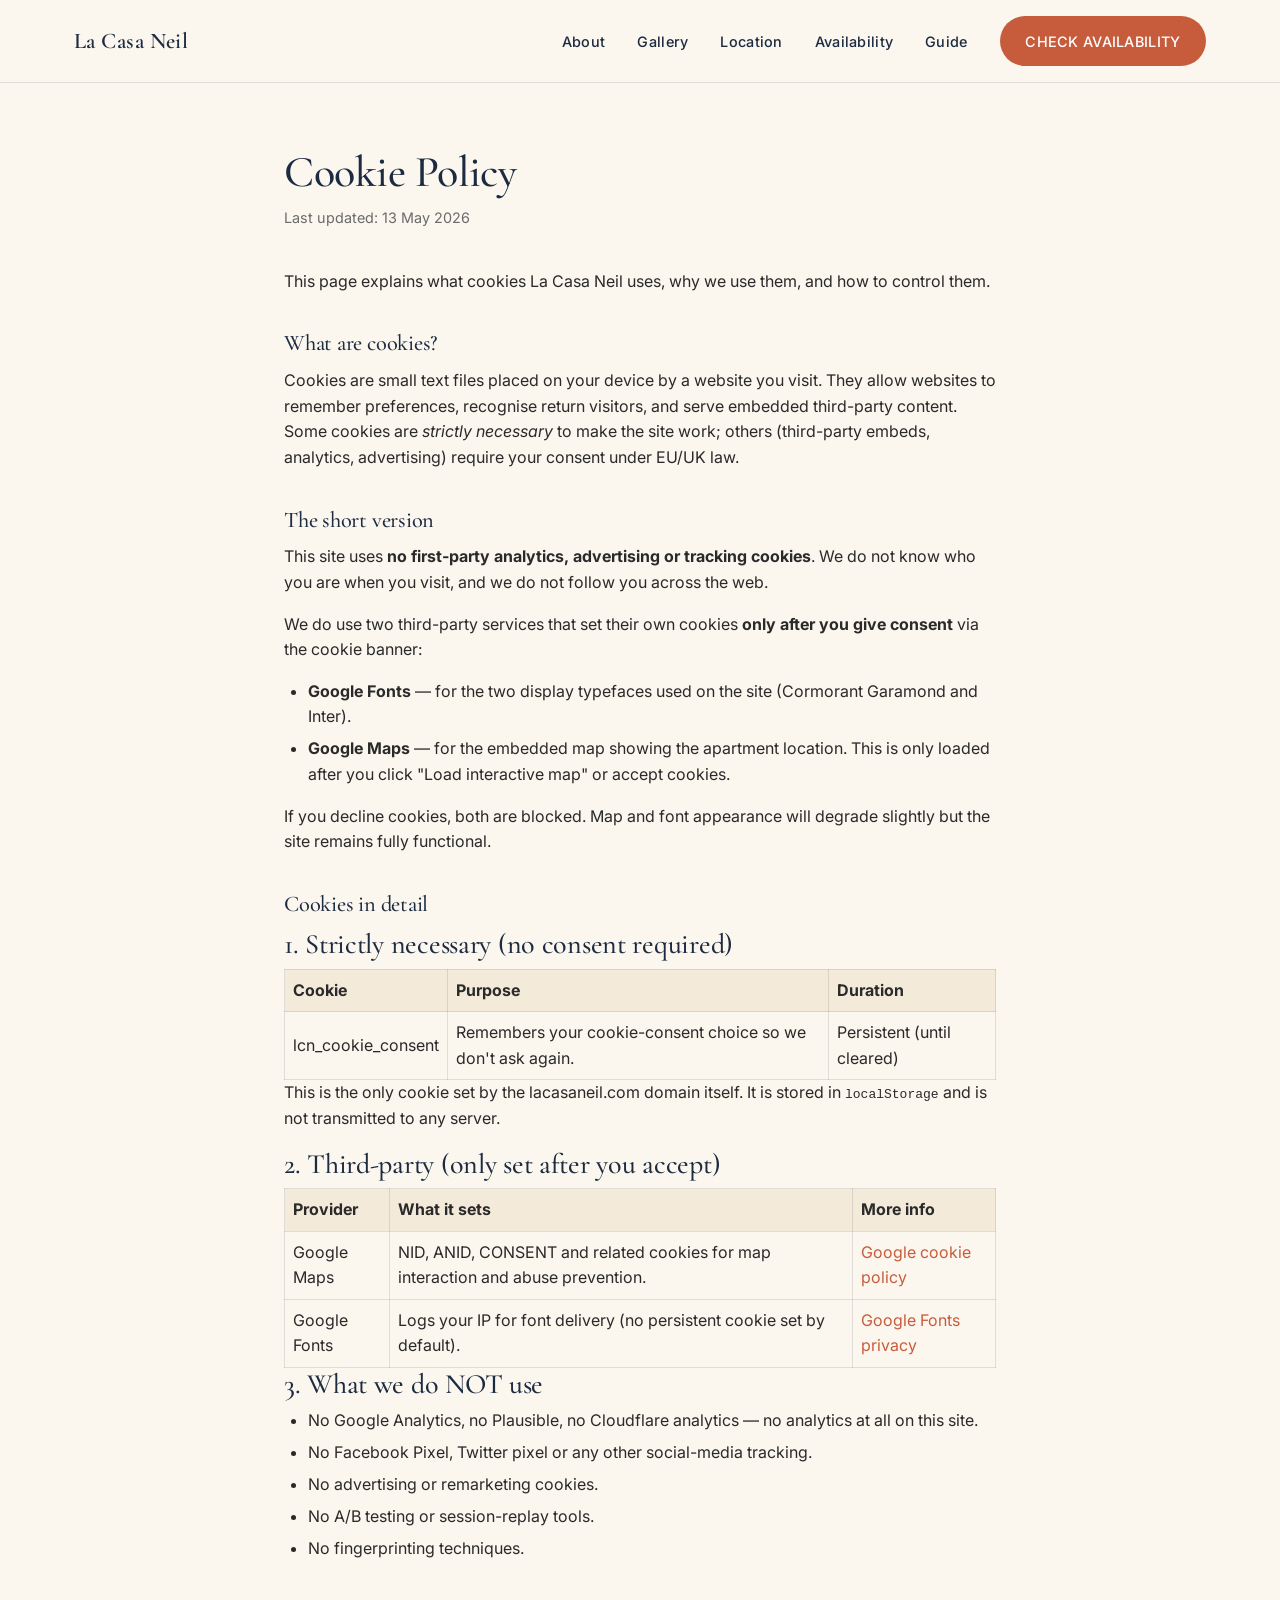
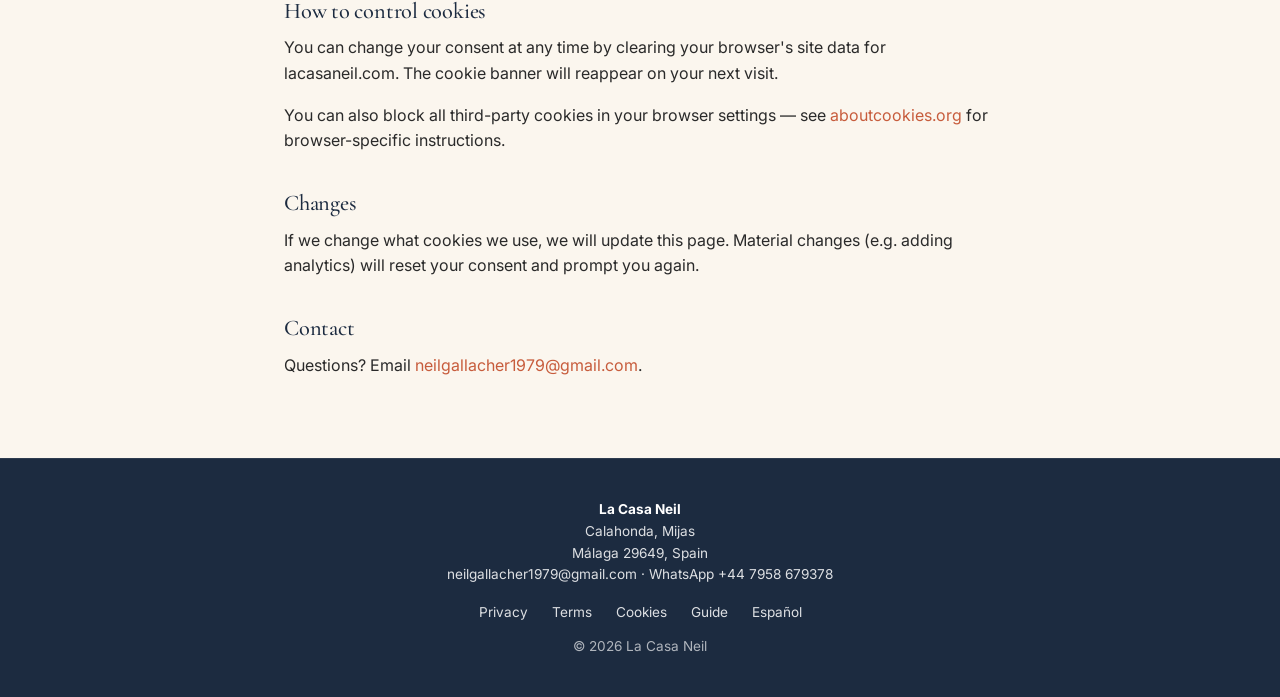
<file: cookies.html>
<!DOCTYPE html>
<html lang="en">
<head>
<meta charset="UTF-8" />
<meta name="viewport" content="width=device-width, initial-scale=1" />
<title>Cookie Policy | La Casa Neil</title>
<meta name="description" content="What cookies La Casa Neil uses, why we use them, and how to control them." />
<link rel="canonical" href="https://lacasaneil.com/cookies.html" />
<meta name="robots" content="index, follow" />

<link rel="icon" type="image/x-icon" href="/favicon.ico" />
<link rel="apple-touch-icon" sizes="180x180" href="/apple-touch-icon.png" />

<link rel="preconnect" href="https://fonts.googleapis.com">
<link rel="preconnect" href="https://fonts.gstatic.com" crossorigin>
<link href="https://fonts.googleapis.com/css2?family=Cormorant+Garamond:wght@400;500;600;700&family=Inter:wght@300;400;500;600&display=swap" rel="stylesheet">
<link rel="stylesheet" href="/assets/site.css">
</head>
<body>

<header>
  <div class="header-inner">
    <a href="/" class="logo">La Casa Neil</a>
    <nav class="nav">
      <a href="/#about">About</a>
      <a href="/#gallery">Gallery</a>
      <a href="/#location">Location</a>
      <a href="/#availability">Availability</a>
      <a href="/guide/">Guide</a>
      <a href="/#enquiry" class="btn">Check availability</a>
    </nav>
  </div>
</header>

<div class="policy-body">

<h1>Cookie Policy</h1>
<p class="updated">Last updated: 13 May 2026</p>

<p>This page explains what cookies La Casa Neil uses, why we use them, and how to control them.</p>

<h2>What are cookies?</h2>
<p>Cookies are small text files placed on your device by a website you visit. They allow websites to remember preferences, recognise return visitors, and serve embedded third-party content. Some cookies are <em>strictly necessary</em> to make the site work; others (third-party embeds, analytics, advertising) require your consent under EU/UK law.</p>

<h2>The short version</h2>
<p>This site uses <strong>no first-party analytics, advertising or tracking cookies</strong>. We do not know who you are when you visit, and we do not follow you across the web.</p>
<p>We do use two third-party services that set their own cookies <strong>only after you give consent</strong> via the cookie banner:</p>
<ul>
  <li><strong>Google Fonts</strong> — for the two display typefaces used on the site (Cormorant Garamond and Inter).</li>
  <li><strong>Google Maps</strong> — for the embedded map showing the apartment location. This is only loaded after you click "Load interactive map" or accept cookies.</li>
</ul>
<p>If you decline cookies, both are blocked. Map and font appearance will degrade slightly but the site remains fully functional.</p>

<h2>Cookies in detail</h2>

<h3>1. Strictly necessary (no consent required)</h3>
<table style="width:100%; border-collapse: collapse;">
  <tr style="background: var(--sand-warm);">
    <th style="text-align:left; padding: 0.5rem; border: 1px solid var(--border);">Cookie</th>
    <th style="text-align:left; padding: 0.5rem; border: 1px solid var(--border);">Purpose</th>
    <th style="text-align:left; padding: 0.5rem; border: 1px solid var(--border);">Duration</th>
  </tr>
  <tr>
    <td style="padding: 0.5rem; border: 1px solid var(--border);">lcn_cookie_consent</td>
    <td style="padding: 0.5rem; border: 1px solid var(--border);">Remembers your cookie-consent choice so we don't ask again.</td>
    <td style="padding: 0.5rem; border: 1px solid var(--border);">Persistent (until cleared)</td>
  </tr>
</table>
<p>This is the only cookie set by the lacasaneil.com domain itself. It is stored in <code>localStorage</code> and is not transmitted to any server.</p>

<h3>2. Third-party (only set after you accept)</h3>
<table style="width:100%; border-collapse: collapse;">
  <tr style="background: var(--sand-warm);">
    <th style="text-align:left; padding: 0.5rem; border: 1px solid var(--border);">Provider</th>
    <th style="text-align:left; padding: 0.5rem; border: 1px solid var(--border);">What it sets</th>
    <th style="text-align:left; padding: 0.5rem; border: 1px solid var(--border);">More info</th>
  </tr>
  <tr>
    <td style="padding: 0.5rem; border: 1px solid var(--border);">Google Maps</td>
    <td style="padding: 0.5rem; border: 1px solid var(--border);">NID, ANID, CONSENT and related cookies for map interaction and abuse prevention.</td>
    <td style="padding: 0.5rem; border: 1px solid var(--border);"><a href="https://policies.google.com/technologies/cookies" target="_blank" rel="noopener">Google cookie policy</a></td>
  </tr>
  <tr>
    <td style="padding: 0.5rem; border: 1px solid var(--border);">Google Fonts</td>
    <td style="padding: 0.5rem; border: 1px solid var(--border);">Logs your IP for font delivery (no persistent cookie set by default).</td>
    <td style="padding: 0.5rem; border: 1px solid var(--border);"><a href="https://developers.google.com/fonts/faq/privacy" target="_blank" rel="noopener">Google Fonts privacy</a></td>
  </tr>
</table>

<h3>3. What we do NOT use</h3>
<ul>
  <li>No Google Analytics, no Plausible, no Cloudflare analytics — no analytics at all on this site.</li>
  <li>No Facebook Pixel, Twitter pixel or any other social-media tracking.</li>
  <li>No advertising or remarketing cookies.</li>
  <li>No A/B testing or session-replay tools.</li>
  <li>No fingerprinting techniques.</li>
</ul>

<h2>How to control cookies</h2>
<p>You can change your consent at any time by clearing your browser's site data for lacasaneil.com. The cookie banner will reappear on your next visit.</p>
<p>You can also block all third-party cookies in your browser settings — see <a href="https://www.aboutcookies.org/" target="_blank" rel="noopener">aboutcookies.org</a> for browser-specific instructions.</p>

<h2>Changes</h2>
<p>If we change what cookies we use, we will update this page. Material changes (e.g. adding analytics) will reset your consent and prompt you again.</p>

<h2>Contact</h2>
<p>Questions? Email <a href="mailto:neilgallacher1979@gmail.com">neilgallacher1979@gmail.com</a>.</p>

</div>

<footer>
  <div class="container">
    <address>
      <strong>La Casa Neil</strong><br>
      Calahonda, Mijas<br>
      Málaga 29649, Spain<br>
      <a href="mailto:neilgallacher1979@gmail.com">neilgallacher1979@gmail.com</a> ·
      <a href="https://wa.me/447958679378" rel="noopener">WhatsApp +44 7958 679378</a>
    </address>
    <div class="footer-row">
      <a href="/privacy.html">Privacy</a>
      <a href="/terms.html">Terms</a>
      <a href="/cookies.html">Cookies</a>
      <a href="/guide/">Guide</a>
      <a href="/es/">Español</a>
    </div>
    <div>© 2026 La Casa Neil</div>
  </div>
</footer>

</body>
</html>
</file>
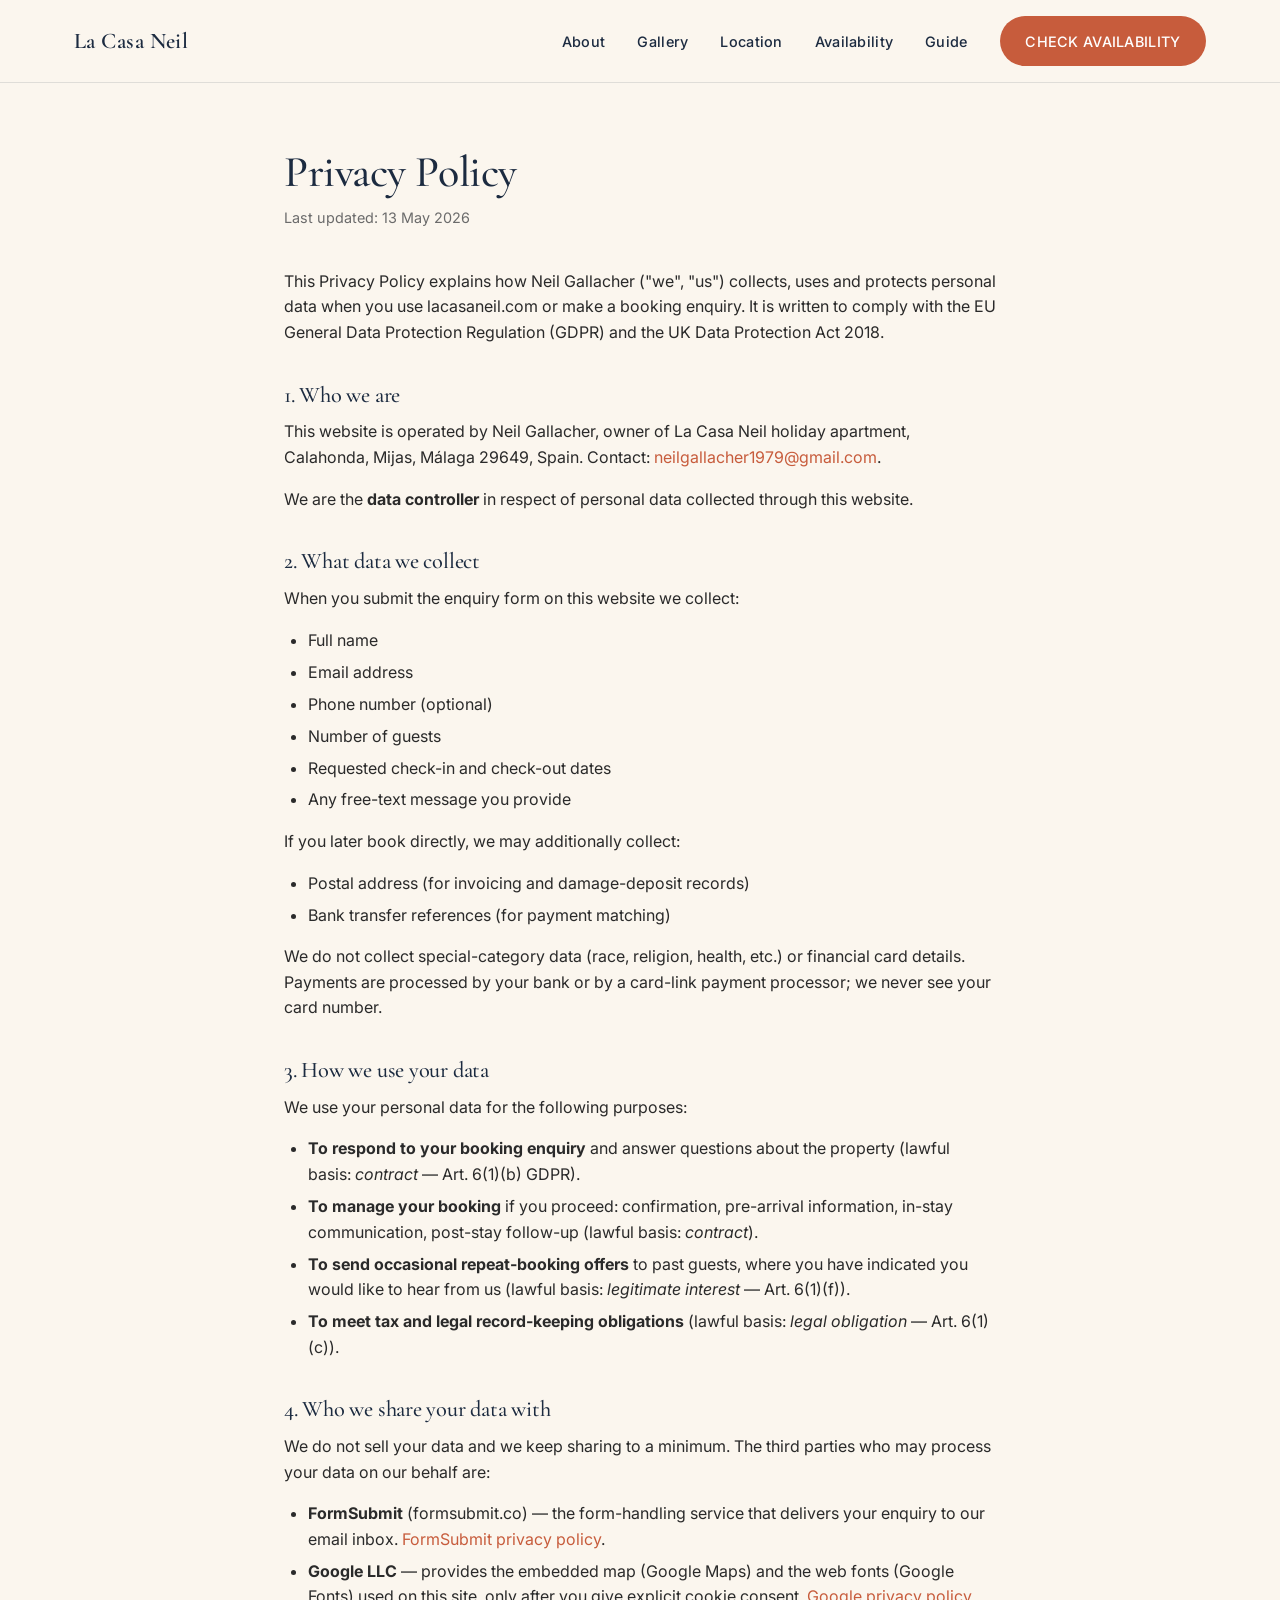
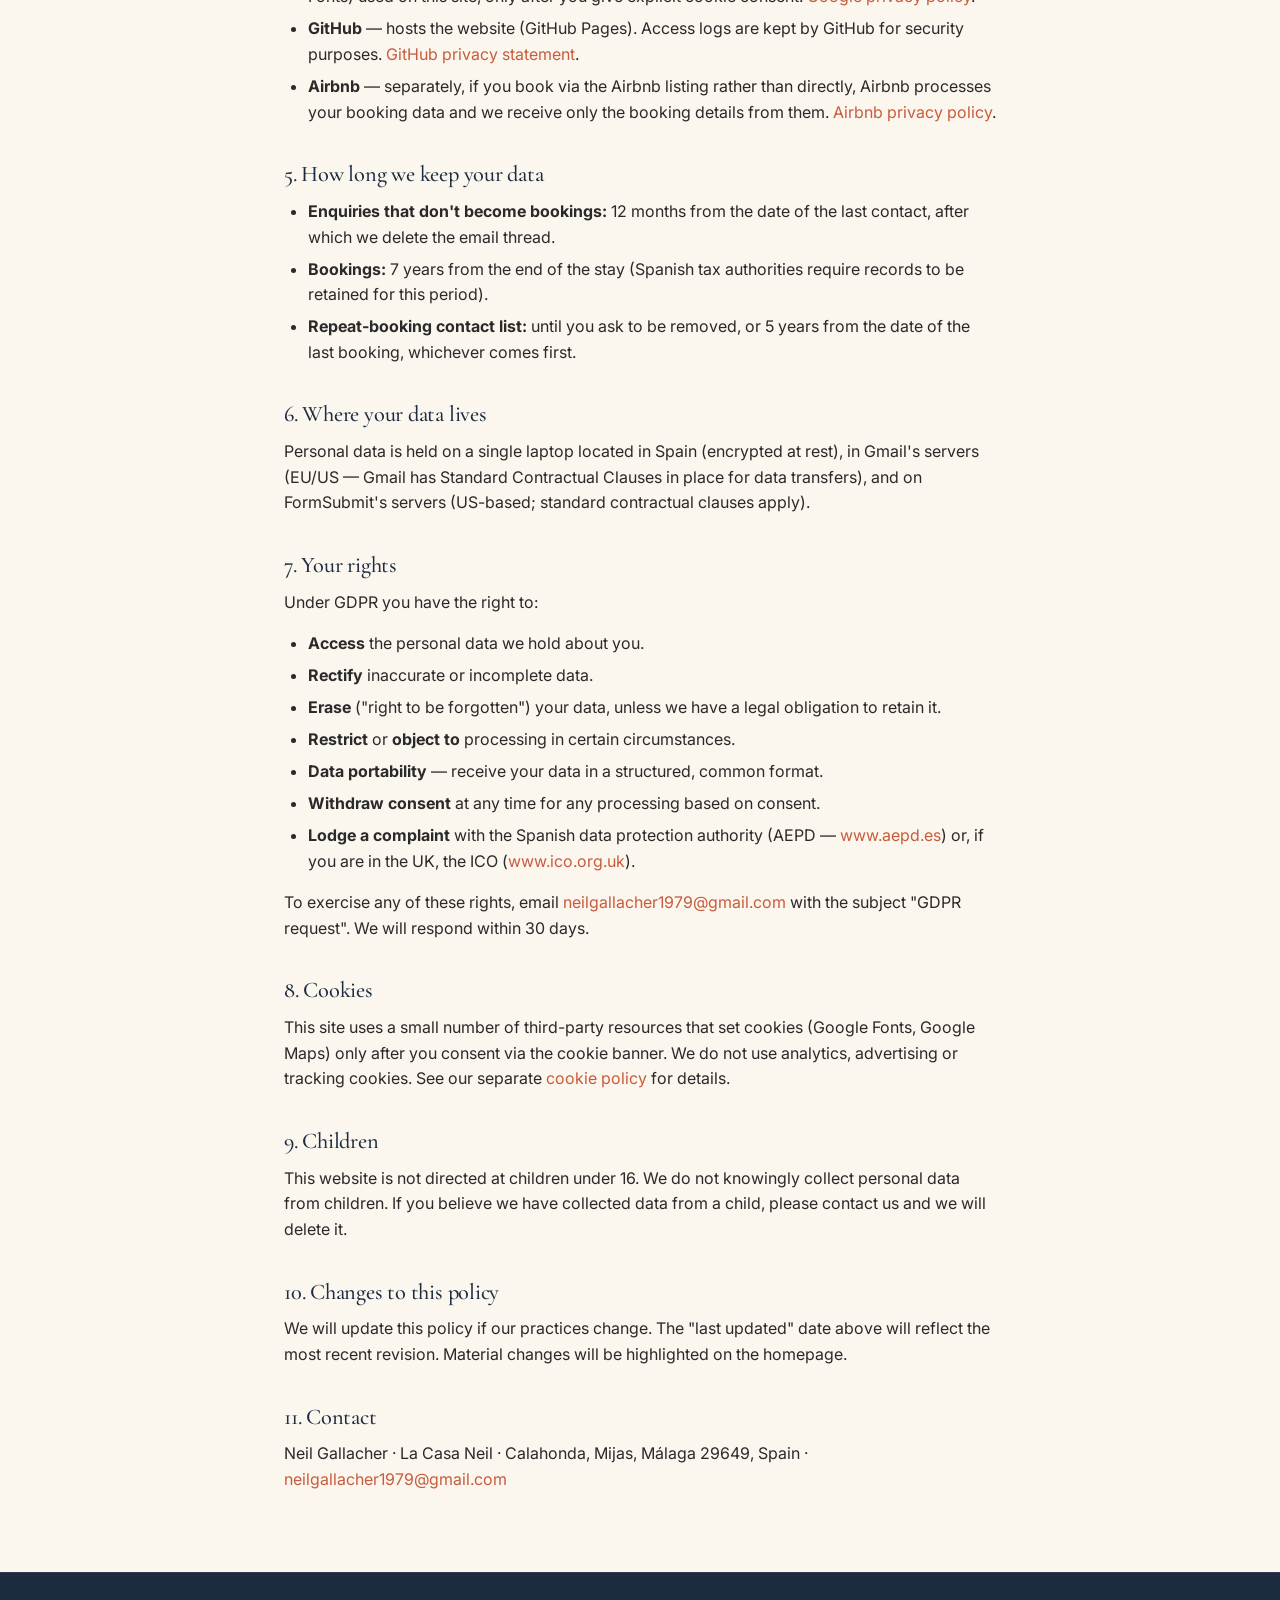
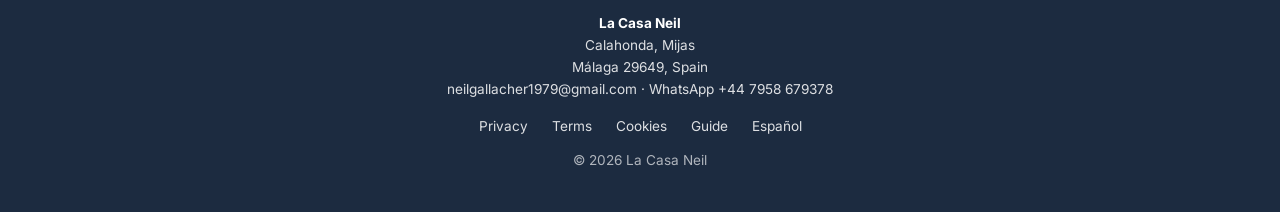
<file: privacy.html>
<!DOCTYPE html>
<html lang="en">
<head>
<meta charset="UTF-8" />
<meta name="viewport" content="width=device-width, initial-scale=1" />
<title>Privacy Policy | La Casa Neil</title>
<meta name="description" content="How La Casa Neil collects, uses and protects your personal data. GDPR-compliant privacy policy." />
<link rel="canonical" href="https://lacasaneil.com/privacy.html" />
<meta name="robots" content="index, follow" />

<link rel="icon" type="image/x-icon" href="/favicon.ico" />
<link rel="apple-touch-icon" sizes="180x180" href="/apple-touch-icon.png" />

<link rel="preconnect" href="https://fonts.googleapis.com">
<link rel="preconnect" href="https://fonts.gstatic.com" crossorigin>
<link href="https://fonts.googleapis.com/css2?family=Cormorant+Garamond:wght@400;500;600;700&family=Inter:wght@300;400;500;600&display=swap" rel="stylesheet">
<link rel="stylesheet" href="/assets/site.css">
</head>
<body>

<header>
  <div class="header-inner">
    <a href="/" class="logo">La Casa Neil</a>
    <nav class="nav">
      <a href="/#about">About</a>
      <a href="/#gallery">Gallery</a>
      <a href="/#location">Location</a>
      <a href="/#availability">Availability</a>
      <a href="/guide/">Guide</a>
      <a href="/#enquiry" class="btn">Check availability</a>
    </nav>
  </div>
</header>

<div class="policy-body">

<h1>Privacy Policy</h1>
<p class="updated">Last updated: 13 May 2026</p>

<p>This Privacy Policy explains how Neil Gallacher ("we", "us") collects, uses and protects personal data when you use lacasaneil.com or make a booking enquiry. It is written to comply with the EU General Data Protection Regulation (GDPR) and the UK Data Protection Act 2018.</p>

<h2>1. Who we are</h2>
<p>This website is operated by Neil Gallacher, owner of La Casa Neil holiday apartment, Calahonda, Mijas, Málaga 29649, Spain. Contact: <a href="mailto:neilgallacher1979@gmail.com">neilgallacher1979@gmail.com</a>.</p>
<p>We are the <strong>data controller</strong> in respect of personal data collected through this website.</p>

<h2>2. What data we collect</h2>
<p>When you submit the enquiry form on this website we collect:</p>
<ul>
  <li>Full name</li>
  <li>Email address</li>
  <li>Phone number (optional)</li>
  <li>Number of guests</li>
  <li>Requested check-in and check-out dates</li>
  <li>Any free-text message you provide</li>
</ul>
<p>If you later book directly, we may additionally collect:</p>
<ul>
  <li>Postal address (for invoicing and damage-deposit records)</li>
  <li>Bank transfer references (for payment matching)</li>
</ul>
<p>We do not collect special-category data (race, religion, health, etc.) or financial card details. Payments are processed by your bank or by a card-link payment processor; we never see your card number.</p>

<h2>3. How we use your data</h2>
<p>We use your personal data for the following purposes:</p>
<ul>
  <li><strong>To respond to your booking enquiry</strong> and answer questions about the property (lawful basis: <em>contract</em> — Art. 6(1)(b) GDPR).</li>
  <li><strong>To manage your booking</strong> if you proceed: confirmation, pre-arrival information, in-stay communication, post-stay follow-up (lawful basis: <em>contract</em>).</li>
  <li><strong>To send occasional repeat-booking offers</strong> to past guests, where you have indicated you would like to hear from us (lawful basis: <em>legitimate interest</em> — Art. 6(1)(f)).</li>
  <li><strong>To meet tax and legal record-keeping obligations</strong> (lawful basis: <em>legal obligation</em> — Art. 6(1)(c)).</li>
</ul>

<h2>4. Who we share your data with</h2>
<p>We do not sell your data and we keep sharing to a minimum. The third parties who may process your data on our behalf are:</p>
<ul>
  <li><strong>FormSubmit</strong> (formsubmit.co) — the form-handling service that delivers your enquiry to our email inbox. <a href="https://formsubmit.co/privacy" target="_blank" rel="noopener">FormSubmit privacy policy</a>.</li>
  <li><strong>Google LLC</strong> — provides the embedded map (Google Maps) and the web fonts (Google Fonts) used on this site, only after you give explicit cookie consent. <a href="https://policies.google.com/privacy" target="_blank" rel="noopener">Google privacy policy</a>.</li>
  <li><strong>GitHub</strong> — hosts the website (GitHub Pages). Access logs are kept by GitHub for security purposes. <a href="https://docs.github.com/en/site-policy/privacy-policies/github-general-privacy-statement" target="_blank" rel="noopener">GitHub privacy statement</a>.</li>
  <li><strong>Airbnb</strong> — separately, if you book via the Airbnb listing rather than directly, Airbnb processes your booking data and we receive only the booking details from them. <a href="https://www.airbnb.com/help/article/2855" target="_blank" rel="noopener">Airbnb privacy policy</a>.</li>
</ul>

<h2>5. How long we keep your data</h2>
<ul>
  <li><strong>Enquiries that don't become bookings:</strong> 12 months from the date of the last contact, after which we delete the email thread.</li>
  <li><strong>Bookings:</strong> 7 years from the end of the stay (Spanish tax authorities require records to be retained for this period).</li>
  <li><strong>Repeat-booking contact list:</strong> until you ask to be removed, or 5 years from the date of the last booking, whichever comes first.</li>
</ul>

<h2>6. Where your data lives</h2>
<p>Personal data is held on a single laptop located in Spain (encrypted at rest), in Gmail's servers (EU/US — Gmail has Standard Contractual Clauses in place for data transfers), and on FormSubmit's servers (US-based; standard contractual clauses apply).</p>

<h2>7. Your rights</h2>
<p>Under GDPR you have the right to:</p>
<ul>
  <li><strong>Access</strong> the personal data we hold about you.</li>
  <li><strong>Rectify</strong> inaccurate or incomplete data.</li>
  <li><strong>Erase</strong> ("right to be forgotten") your data, unless we have a legal obligation to retain it.</li>
  <li><strong>Restrict</strong> or <strong>object to</strong> processing in certain circumstances.</li>
  <li><strong>Data portability</strong> — receive your data in a structured, common format.</li>
  <li><strong>Withdraw consent</strong> at any time for any processing based on consent.</li>
  <li><strong>Lodge a complaint</strong> with the Spanish data protection authority (AEPD — <a href="https://www.aepd.es" target="_blank" rel="noopener">www.aepd.es</a>) or, if you are in the UK, the ICO (<a href="https://www.ico.org.uk" target="_blank" rel="noopener">www.ico.org.uk</a>).</li>
</ul>
<p>To exercise any of these rights, email <a href="mailto:neilgallacher1979@gmail.com">neilgallacher1979@gmail.com</a> with the subject "GDPR request". We will respond within 30 days.</p>

<h2>8. Cookies</h2>
<p>This site uses a small number of third-party resources that set cookies (Google Fonts, Google Maps) only after you consent via the cookie banner. We do not use analytics, advertising or tracking cookies. See our separate <a href="/cookies.html">cookie policy</a> for details.</p>

<h2>9. Children</h2>
<p>This website is not directed at children under 16. We do not knowingly collect personal data from children. If you believe we have collected data from a child, please contact us and we will delete it.</p>

<h2>10. Changes to this policy</h2>
<p>We will update this policy if our practices change. The "last updated" date above will reflect the most recent revision. Material changes will be highlighted on the homepage.</p>

<h2>11. Contact</h2>
<p>Neil Gallacher · La Casa Neil · Calahonda, Mijas, Málaga 29649, Spain · <a href="mailto:neilgallacher1979@gmail.com">neilgallacher1979@gmail.com</a></p>

</div>

<footer>
  <div class="container">
    <address>
      <strong>La Casa Neil</strong><br>
      Calahonda, Mijas<br>
      Málaga 29649, Spain<br>
      <a href="mailto:neilgallacher1979@gmail.com">neilgallacher1979@gmail.com</a> ·
      <a href="https://wa.me/447958679378" rel="noopener">WhatsApp +44 7958 679378</a>
    </address>
    <div class="footer-row">
      <a href="/privacy.html">Privacy</a>
      <a href="/terms.html">Terms</a>
      <a href="/cookies.html">Cookies</a>
      <a href="/guide/">Guide</a>
      <a href="/es/">Español</a>
    </div>
    <div>© 2026 La Casa Neil</div>
  </div>
</footer>

</body>
</html>
</file>
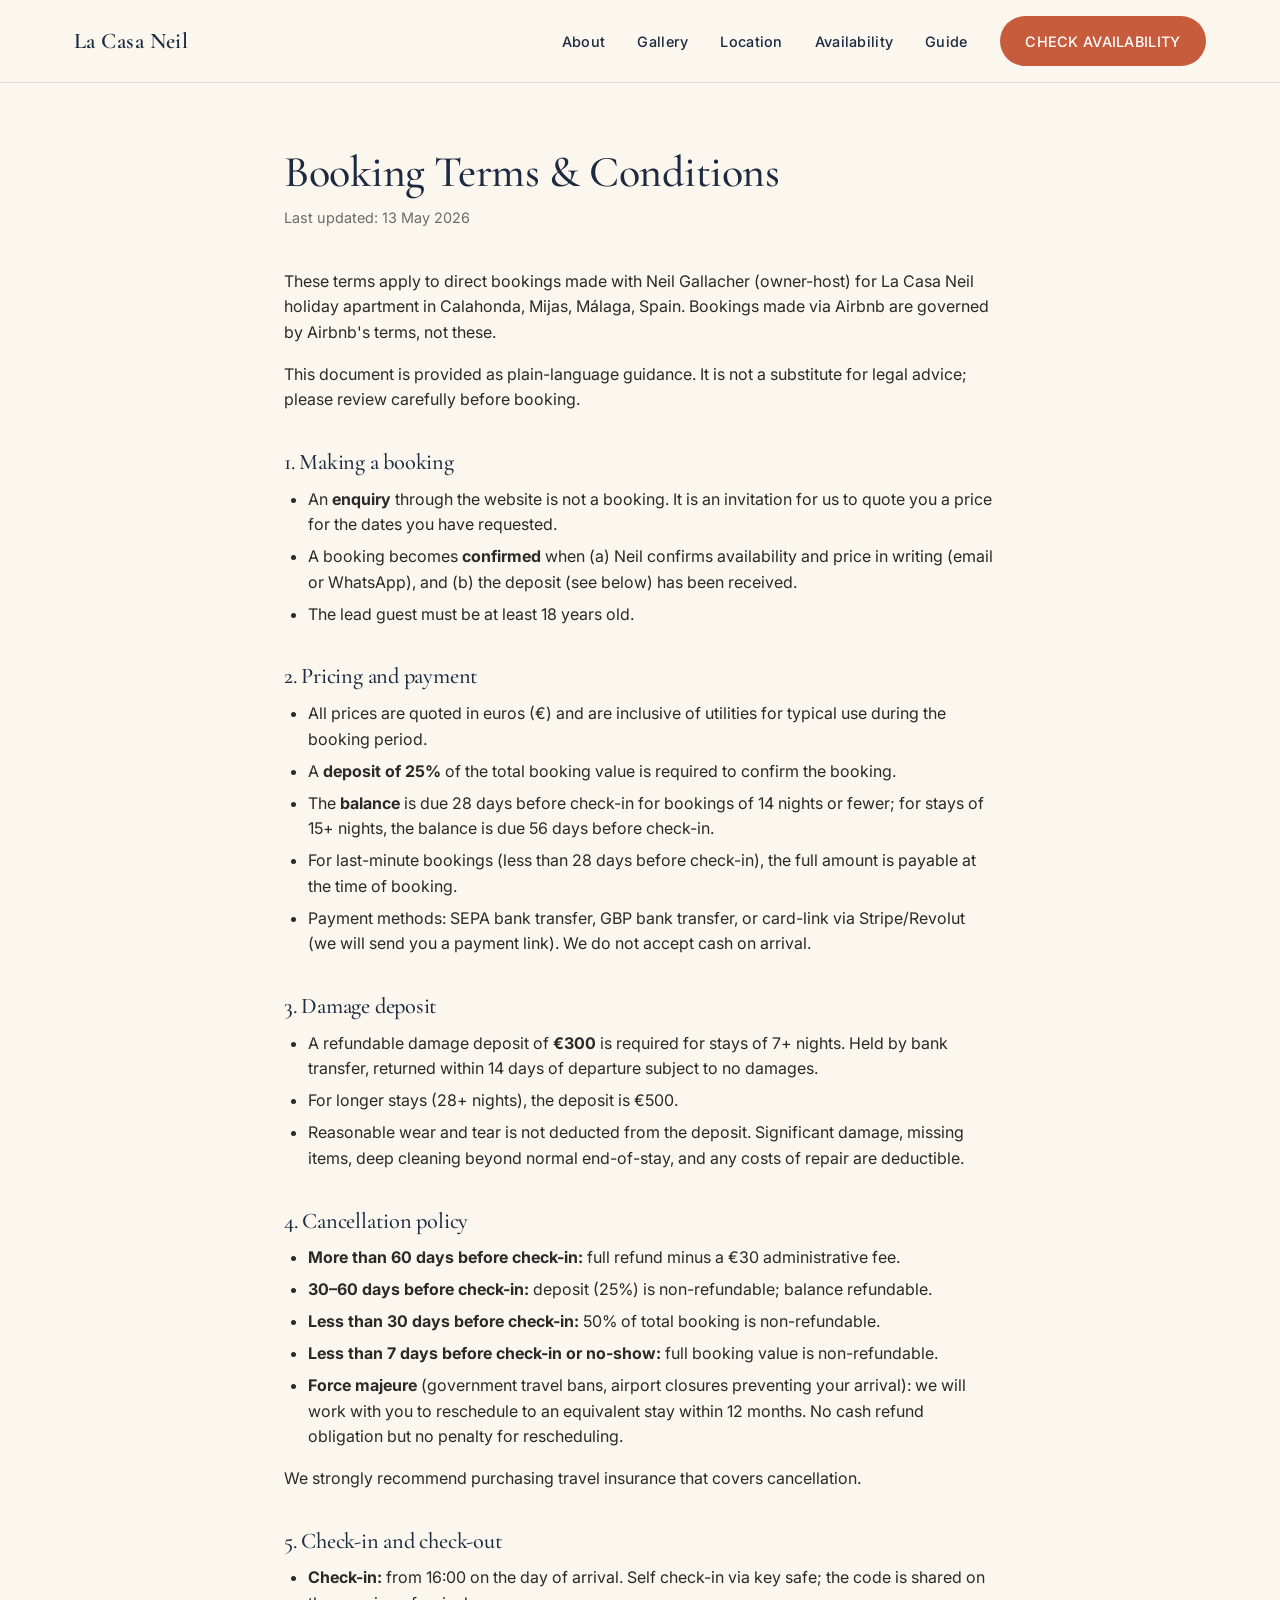
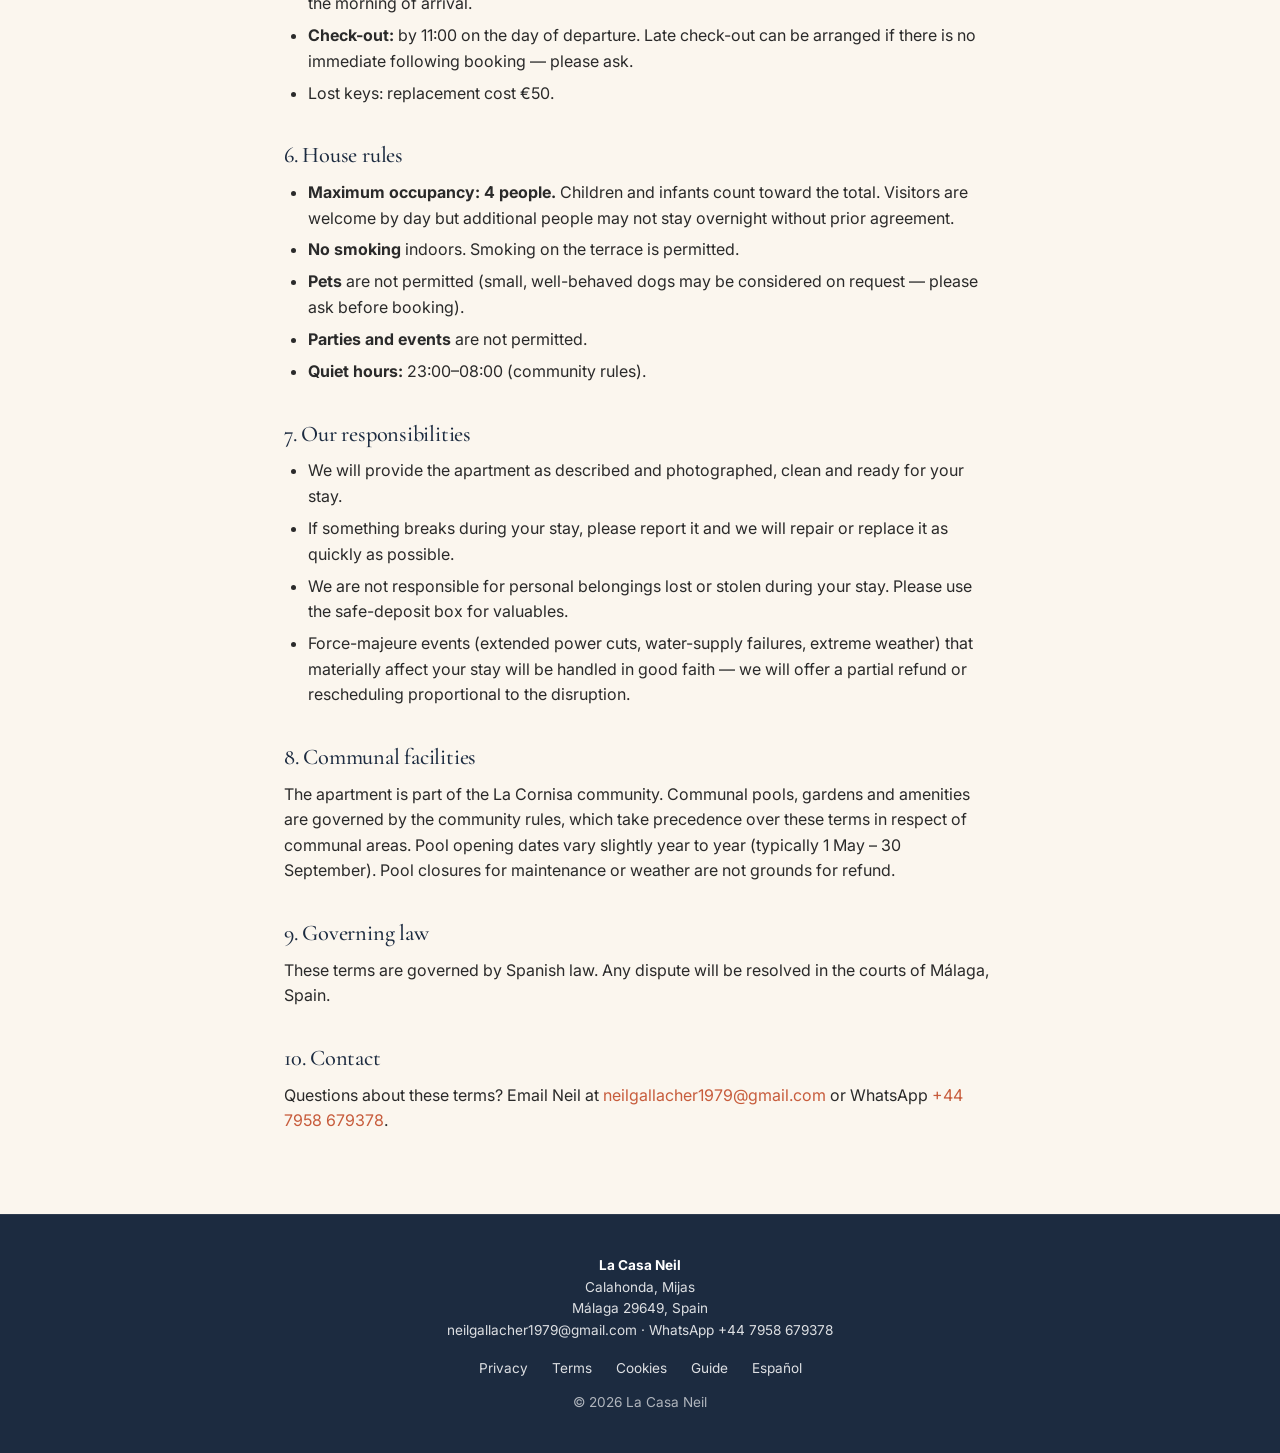
<file: terms.html>
<!DOCTYPE html>
<html lang="en">
<head>
<meta charset="UTF-8" />
<meta name="viewport" content="width=device-width, initial-scale=1" />
<title>Booking Terms &amp; Conditions | La Casa Neil</title>
<meta name="description" content="Booking terms and conditions for direct bookings at La Casa Neil holiday apartment, Calahonda, Costa del Sol." />
<link rel="canonical" href="https://lacasaneil.com/terms.html" />
<meta name="robots" content="index, follow" />

<link rel="icon" type="image/x-icon" href="/favicon.ico" />
<link rel="apple-touch-icon" sizes="180x180" href="/apple-touch-icon.png" />

<link rel="preconnect" href="https://fonts.googleapis.com">
<link rel="preconnect" href="https://fonts.gstatic.com" crossorigin>
<link href="https://fonts.googleapis.com/css2?family=Cormorant+Garamond:wght@400;500;600;700&family=Inter:wght@300;400;500;600&display=swap" rel="stylesheet">
<link rel="stylesheet" href="/assets/site.css">
</head>
<body>

<header>
  <div class="header-inner">
    <a href="/" class="logo">La Casa Neil</a>
    <nav class="nav">
      <a href="/#about">About</a>
      <a href="/#gallery">Gallery</a>
      <a href="/#location">Location</a>
      <a href="/#availability">Availability</a>
      <a href="/guide/">Guide</a>
      <a href="/#enquiry" class="btn">Check availability</a>
    </nav>
  </div>
</header>

<div class="policy-body">

<h1>Booking Terms &amp; Conditions</h1>
<p class="updated">Last updated: 13 May 2026</p>

<p>These terms apply to direct bookings made with Neil Gallacher (owner-host) for La Casa Neil holiday apartment in Calahonda, Mijas, Málaga, Spain. Bookings made via Airbnb are governed by Airbnb's terms, not these.</p>
<p>This document is provided as plain-language guidance. It is not a substitute for legal advice; please review carefully before booking.</p>

<h2>1. Making a booking</h2>
<ul>
  <li>An <strong>enquiry</strong> through the website is not a booking. It is an invitation for us to quote you a price for the dates you have requested.</li>
  <li>A booking becomes <strong>confirmed</strong> when (a) Neil confirms availability and price in writing (email or WhatsApp), and (b) the deposit (see below) has been received.</li>
  <li>The lead guest must be at least 18 years old.</li>
</ul>

<h2>2. Pricing and payment</h2>
<ul>
  <li>All prices are quoted in euros (€) and are inclusive of utilities for typical use during the booking period.</li>
  <li>A <strong>deposit of 25%</strong> of the total booking value is required to confirm the booking.</li>
  <li>The <strong>balance</strong> is due 28 days before check-in for bookings of 14 nights or fewer; for stays of 15+ nights, the balance is due 56 days before check-in.</li>
  <li>For last-minute bookings (less than 28 days before check-in), the full amount is payable at the time of booking.</li>
  <li>Payment methods: SEPA bank transfer, GBP bank transfer, or card-link via Stripe/Revolut (we will send you a payment link). We do not accept cash on arrival.</li>
</ul>

<h2>3. Damage deposit</h2>
<ul>
  <li>A refundable damage deposit of <strong>€300</strong> is required for stays of 7+ nights. Held by bank transfer, returned within 14 days of departure subject to no damages.</li>
  <li>For longer stays (28+ nights), the deposit is €500.</li>
  <li>Reasonable wear and tear is not deducted from the deposit. Significant damage, missing items, deep cleaning beyond normal end-of-stay, and any costs of repair are deductible.</li>
</ul>

<h2>4. Cancellation policy</h2>
<ul>
  <li><strong>More than 60 days before check-in:</strong> full refund minus a €30 administrative fee.</li>
  <li><strong>30–60 days before check-in:</strong> deposit (25%) is non-refundable; balance refundable.</li>
  <li><strong>Less than 30 days before check-in:</strong> 50% of total booking is non-refundable.</li>
  <li><strong>Less than 7 days before check-in or no-show:</strong> full booking value is non-refundable.</li>
  <li><strong>Force majeure</strong> (government travel bans, airport closures preventing your arrival): we will work with you to reschedule to an equivalent stay within 12 months. No cash refund obligation but no penalty for rescheduling.</li>
</ul>
<p>We strongly recommend purchasing travel insurance that covers cancellation.</p>

<h2>5. Check-in and check-out</h2>
<ul>
  <li><strong>Check-in:</strong> from 16:00 on the day of arrival. Self check-in via key safe; the code is shared on the morning of arrival.</li>
  <li><strong>Check-out:</strong> by 11:00 on the day of departure. Late check-out can be arranged if there is no immediate following booking — please ask.</li>
  <li>Lost keys: replacement cost €50.</li>
</ul>

<h2>6. House rules</h2>
<ul>
  <li><strong>Maximum occupancy: 4 people.</strong> Children and infants count toward the total. Visitors are welcome by day but additional people may not stay overnight without prior agreement.</li>
  <li><strong>No smoking</strong> indoors. Smoking on the terrace is permitted.</li>
  <li><strong>Pets</strong> are not permitted (small, well-behaved dogs may be considered on request — please ask before booking).</li>
  <li><strong>Parties and events</strong> are not permitted.</li>
  <li><strong>Quiet hours:</strong> 23:00–08:00 (community rules).</li>
</ul>

<h2>7. Our responsibilities</h2>
<ul>
  <li>We will provide the apartment as described and photographed, clean and ready for your stay.</li>
  <li>If something breaks during your stay, please report it and we will repair or replace it as quickly as possible.</li>
  <li>We are not responsible for personal belongings lost or stolen during your stay. Please use the safe-deposit box for valuables.</li>
  <li>Force-majeure events (extended power cuts, water-supply failures, extreme weather) that materially affect your stay will be handled in good faith — we will offer a partial refund or rescheduling proportional to the disruption.</li>
</ul>

<h2>8. Communal facilities</h2>
<p>The apartment is part of the La Cornisa community. Communal pools, gardens and amenities are governed by the community rules, which take precedence over these terms in respect of communal areas. Pool opening dates vary slightly year to year (typically 1 May – 30 September). Pool closures for maintenance or weather are not grounds for refund.</p>

<h2>9. Governing law</h2>
<p>These terms are governed by Spanish law. Any dispute will be resolved in the courts of Málaga, Spain.</p>

<h2>10. Contact</h2>
<p>Questions about these terms? Email Neil at <a href="mailto:neilgallacher1979@gmail.com">neilgallacher1979@gmail.com</a> or WhatsApp <a href="https://wa.me/447958679378">+44 7958 679378</a>.</p>

</div>

<footer>
  <div class="container">
    <address>
      <strong>La Casa Neil</strong><br>
      Calahonda, Mijas<br>
      Málaga 29649, Spain<br>
      <a href="mailto:neilgallacher1979@gmail.com">neilgallacher1979@gmail.com</a> ·
      <a href="https://wa.me/447958679378" rel="noopener">WhatsApp +44 7958 679378</a>
    </address>
    <div class="footer-row">
      <a href="/privacy.html">Privacy</a>
      <a href="/terms.html">Terms</a>
      <a href="/cookies.html">Cookies</a>
      <a href="/guide/">Guide</a>
      <a href="/es/">Español</a>
    </div>
    <div>© 2026 La Casa Neil</div>
  </div>
</footer>

</body>
</html>
</file>
<file: assets/site.css>
/* ============================================================
   La Casa Neil — site stylesheet
   Extracted from inline styles · last updated 2026-05-13
   ============================================================ */

:root {
  --sand: #fbf6ee;
  --sand-warm: #f4ead9;
  --navy: #1c2b40;
  --navy-soft: #2c3e5a;
  --terracotta: #c75c3c;
  --terracotta-dark: #a64a2e;
  --ink: #2a2a2a;
  --muted: #6b6b6b;
  --border: rgba(28, 43, 64, 0.12);
  --available: #c9e3c5;
  --available-border: #84b07c;
  --booked: #e8b8a8;
  --booked-border: #c75c3c;
}

* { box-sizing: border-box; margin: 0; padding: 0; }

html { scroll-behavior: smooth; }

body {
  font-family: 'Inter', -apple-system, BlinkMacSystemFont, sans-serif;
  font-weight: 400;
  line-height: 1.6;
  color: var(--ink);
  background: var(--sand);
  -webkit-font-smoothing: antialiased;
  -moz-osx-font-smoothing: grayscale;
}

h1, h2, h3, h4 {
  font-family: 'Cormorant Garamond', Georgia, serif;
  font-weight: 500;
  color: var(--navy);
  line-height: 1.15;
  letter-spacing: -0.01em;
}

h1 { font-size: clamp(2.5rem, 6vw, 5rem); }
h2 { font-size: clamp(2rem, 4vw, 3rem); margin-bottom: 1rem; }
h3 { font-size: clamp(1.4rem, 2.5vw, 1.75rem); margin-bottom: 0.5rem; }
h4 { font-size: 1.1rem; margin-bottom: 0.5rem; }

p { margin-bottom: 1rem; color: var(--ink); }

a { color: var(--terracotta); text-decoration: none; transition: opacity 0.2s; }
a:hover { opacity: 0.75; }

.container {
  max-width: 1180px;
  margin: 0 auto;
  padding: 0 1.5rem;
}

.section {
  padding: clamp(3.5rem, 8vw, 6rem) 0;
}

.section-eyebrow {
  display: inline-block;
  font-family: 'Inter', sans-serif;
  font-size: 0.75rem;
  font-weight: 500;
  letter-spacing: 0.18em;
  text-transform: uppercase;
  color: var(--terracotta);
  margin-bottom: 0.75rem;
}

/* ---------- HEADER ---------- */
header {
  position: sticky;
  top: 0;
  z-index: 100;
  background: rgba(251, 246, 238, 0.92);
  backdrop-filter: blur(10px);
  -webkit-backdrop-filter: blur(10px);
  border-bottom: 1px solid var(--border);
}
.header-inner {
  display: flex;
  justify-content: space-between;
  align-items: center;
  padding: 1rem 1.5rem;
  max-width: 1180px;
  margin: 0 auto;
}
.logo {
  font-family: 'Cormorant Garamond', serif;
  font-weight: 600;
  font-size: 1.4rem;
  color: var(--navy);
  letter-spacing: 0.02em;
}
.nav {
  display: flex;
  gap: 2rem;
  align-items: center;
}
.nav a {
  font-size: 0.9rem;
  font-weight: 500;
  color: var(--navy);
  letter-spacing: 0.02em;
}
.nav a.btn { color: white; }

.btn {
  display: inline-block;
  padding: 0.85rem 1.6rem;
  background: var(--terracotta);
  color: white;
  border-radius: 999px;
  font-weight: 500;
  font-size: 0.9rem;
  letter-spacing: 0.04em;
  text-transform: uppercase;
  border: none;
  cursor: pointer;
  transition: background 0.2s, transform 0.2s;
}
.btn:hover { background: var(--terracotta-dark); opacity: 1; transform: translateY(-1px); }
.btn-outline {
  background: transparent;
  color: var(--navy);
  border: 1px solid var(--navy);
}
.btn-outline:hover { background: var(--navy); color: white; }

.nav-dates {
  display: none;
  font-family: 'Inter', sans-serif;
  font-size: 0.9rem;
  font-weight: 500;
  color: var(--terracotta);
  letter-spacing: 0.04em;
}
.nav-dates:hover { opacity: 0.75; }

@media (max-width: 720px) {
  /* Guides / inner pages keep a compact row; homepage is wordmark + Dates only */
  .nav { gap: 0.6rem; overflow-x: auto; -webkit-overflow-scrolling: touch; max-width: 70%; }
  .nav::-webkit-scrollbar { display: none; }
  .nav a:not(.btn) { font-size: 0.78rem; white-space: nowrap; padding: 0.2rem 0.1rem; }
  .nav a.btn { padding: 0.6rem 1.1rem; font-size: 0.78rem; }
  .home .nav { display: none; overflow-x: visible; max-width: none; }
  .home .nav-dates { display: inline-flex; align-items: center; }
}

/* ---------- HERO (split: sand type + still — homepage only) ---------- */
.hero {
  position: relative;
  display: grid;
  grid-template-columns: minmax(300px, 1fr) minmax(280px, 1.08fr);
  min-height: calc(100vh - 4.6rem);
  background: var(--sand);
  color: var(--ink);
}
.hero-photo {
  position: relative;
  min-height: 100%;
  background: var(--sand-warm);
  overflow: hidden;
}
.hero-photo img,
.hero-photo picture,
.hero-photo picture img {
  width: 100%;
  height: 100%;
  object-fit: cover;
  object-position: center 42%;
  display: block;
}
.hero-copy {
  display: flex;
  flex-direction: column;
  justify-content: center;
  padding: clamp(2.25rem, 5vw, 4.5rem) clamp(1.5rem, 4vw, 3.75rem);
  background: var(--sand);
}
.hero h1 {
  color: var(--navy);
  max-width: 18ch;
  font-size: clamp(2rem, 3.6vw, 3.15rem);
}
.hero .eyebrow {
  display: inline-block;
  font-size: 0.75rem;
  letter-spacing: 0.16em;
  text-transform: uppercase;
  color: var(--terracotta);
  margin-bottom: 1rem;
  font-weight: 500;
}
.hero .lede {
  max-width: 38rem;
  font-size: clamp(0.98rem, 1.3vw, 1.08rem);
  color: var(--ink);
  margin: 1.1rem 0 0;
  line-height: 1.65;
}
.hero .lede strong { color: var(--navy); }
.hero .meta-row {
  display: flex;
  flex-wrap: wrap;
  gap: 0.55rem 0.85rem;
  font-size: 0.88rem;
  color: var(--muted);
  margin-top: 1.5rem;
  padding-top: 1.15rem;
  border-top: 1px solid var(--border);
  max-width: 36rem;
}
.hero .meta-row span { display: inline-flex; align-items: center; gap: 0.4rem; }

.hero-dates {
  display: grid;
  grid-template-columns: 1fr 1fr minmax(6.5rem, 0.85fr) auto;
  align-items: stretch;
  margin-top: 1.75rem;
  background: #fff;
  border: 1px solid var(--border);
  border-radius: 14px;
  overflow: hidden;
}
.hero-dates .hd-field {
  padding: 0.65rem 0.9rem 0.7rem;
  border-right: 1px solid var(--border);
  min-width: 0;
}
.hero-dates .hd-field label {
  display: block;
  font-size: 0.62rem;
  font-weight: 500;
  letter-spacing: 0.08em;
  text-transform: uppercase;
  color: var(--navy);
  margin-bottom: 0.2rem;
}
.hero-dates .hd-field input,
.hero-dates .hd-field select {
  width: 100%;
  border: 0;
  background: transparent;
  font-family: inherit;
  font-size: 0.88rem;
  color: var(--ink);
  padding: 0;
  min-height: 1.4rem;
}
.hero-dates .hd-field input:focus,
.hero-dates .hd-field select:focus { outline: none; }
.hero-dates .btn {
  border-radius: 0;
  padding: 0.85rem 1.15rem;
  display: inline-flex;
  align-items: center;
  justify-content: center;
  white-space: nowrap;
}
.hero-mobile-cta { display: none; }

@media (max-width: 1100px) {
  .hero-dates { grid-template-columns: 1fr 1fr; }
  .hero-dates .hd-field:nth-child(2) { border-right: 0; }
  .hero-dates .hd-field:nth-child(3) { border-top: 1px solid var(--border); }
  .hero-dates .btn { grid-column: 1 / -1; }
}

@media (max-width: 800px) {
  .hero {
    grid-template-columns: 1fr;
    min-height: 0;
  }
  .hero-photo {
    order: -1;
    height: min(68vw, 420px);
    min-height: 260px;
  }
  .hero-copy { padding: 1.75rem 1.35rem 2.25rem; }
  .hero h1 { max-width: none; font-size: clamp(1.85rem, 8vw, 2.45rem); }
  .hero-dates { display: none; }
  .hero-mobile-cta {
    display: inline-flex;
    margin-top: 1.35rem;
    align-self: flex-start;
  }
}

/* ---------- AT A GLANCE ---------- */
.glance {
  background: var(--sand-warm);
  border-bottom: 1px solid var(--border);
}
.glance-grid {
  display: grid;
  grid-template-columns: repeat(auto-fit, minmax(160px, 1fr));
  gap: 1.5rem 2rem;
  align-items: start;
}
.glance-item {
  display: flex;
  flex-direction: column;
  align-items: center;
  text-align: center;
  gap: 0.4rem;
}
.glance-item .icon {
  font-size: 1.75rem;
  margin-bottom: 0.4rem;
}
.glance-item .label {
  font-size: 0.85rem;
  color: var(--navy);
  font-weight: 500;
}

/* ---------- ABOUT ---------- */
.about-grid {
  display: grid;
  grid-template-columns: 1fr 1fr;
  gap: 4rem;
  align-items: center;
}
.about-text p { font-size: 1.05rem; }
.about-img {
  border-radius: 4px;
  overflow: hidden;
  aspect-ratio: 4 / 5;
  background: var(--border);
}
.about-img img { width: 100%; height: 100%; object-fit: cover; display: block; }

@media (max-width: 800px) {
  .about-grid { grid-template-columns: 1fr; gap: 2.5rem; }
}

/* ---------- GALLERY (1 large + 4 small mosaic) ---------- */
.gallery-section { background: var(--sand-warm); }
.gallery-intro { text-align: center; margin-bottom: 2.5rem; }
.gallery-mosaic {
  display: grid;
  grid-template-columns: 1.35fr 1fr;
  gap: 8px;
}
.gallery-mosaic a {
  display: block;
  overflow: hidden;
  border-radius: 3px;
  background: var(--border);
  cursor: pointer;
}
.gallery-mosaic img {
  width: 100%;
  height: 100%;
  object-fit: cover;
  display: block;
  transition: transform 0.4s ease;
}
.gallery-mosaic a:hover img { transform: scale(1.04); }
.mosaic-large { min-height: 420px; }
.mosaic-smalls {
  display: grid;
  grid-template-columns: 1fr 1fr;
  grid-template-rows: 1fr 1fr;
  gap: 8px;
}
.mosaic-smalls a { aspect-ratio: 1; min-height: 0; }
.see-all {
  display: inline-flex;
  align-items: center;
  gap: 0.35rem;
  margin-top: 1.15rem;
  font-weight: 500;
  font-size: 0.95rem;
  color: var(--terracotta);
}
.see-all:hover { opacity: 0.75; }
.gallery-full { display: none; }

/* Keep unused masonry rules scoped so any leftover .gallery markup still works */
.gallery {
  display: grid;
  grid-template-columns: repeat(4, 1fr);
  grid-auto-rows: 180px;
  gap: 12px;
}
.gallery a {
  display: block;
  overflow: hidden;
  border-radius: 3px;
  background: var(--border);
  cursor: pointer;
}
.gallery img {
  width: 100%;
  height: 100%;
  object-fit: cover;
  display: block;
}
.gallery a.tall { grid-row: span 2; }
.gallery a.wide { grid-column: span 2; }

@media (max-width: 800px) {
  .gallery-mosaic { grid-template-columns: 1fr; }
  .mosaic-large { display: none; }
  .mosaic-smalls { grid-template-rows: auto auto; }
  .see-all { width: 100%; justify-content: center; }
  .gallery { grid-template-columns: repeat(2, 1fr); grid-auto-rows: 140px; }
  .gallery a.wide { grid-column: span 2; }
  .gallery a.tall { grid-row: span 1; }
}

/* Sticky mobile book bar — homepage only */
.sticky-book {
  display: none;
}
@media (max-width: 800px) {
  .home { padding-bottom: 4.6rem; }
  .home .sticky-book {
    display: flex;
    position: fixed;
    left: 0;
    right: 0;
    bottom: 0;
    z-index: 90;
    background: var(--terracotta);
    color: #fff;
    justify-content: center;
    align-items: center;
    padding: 0.95rem 1.25rem;
    font-weight: 500;
    font-size: 0.92rem;
    letter-spacing: 0.04em;
    text-transform: uppercase;
    border-radius: 0;
  }
  .home .sticky-book:hover { opacity: 1; background: var(--terracotta-dark); }
  .home .cookie-banner {
    top: 3.6rem;
    bottom: auto;
    left: 0.75rem;
    right: 0.75rem;
    max-width: none;
    padding: 0.65rem 0.85rem;
    gap: 0.5rem;
    font-size: 0.78rem;
    align-items: flex-start;
  }
  .home .cookie-banner p { flex: 1 1 auto; }
  .home .cookie-banner button { padding: 0.4rem 0.75rem; font-size: 0.78rem; }
}

/* Lightbox */
.lightbox {
  position: fixed;
  inset: 0;
  background: rgba(0, 0, 0, 0.92);
  display: none;
  align-items: center;
  justify-content: center;
  z-index: 1000;
  padding: 2rem;
  cursor: pointer;
}
.lightbox.open { display: flex; }
.lightbox img { max-width: 100%; max-height: 100%; object-fit: contain; }
.lightbox .close {
  position: absolute;
  top: 1.5rem;
  right: 1.5rem;
  color: white;
  font-size: 1.5rem;
  background: none;
  border: none;
  cursor: pointer;
}
.lightbox .arrow {
  position: absolute;
  top: 50%;
  transform: translateY(-50%);
  background: rgba(255, 255, 255, 0.15);
  color: white;
  border: none;
  width: 48px;
  height: 48px;
  border-radius: 50%;
  font-size: 1.5rem;
  cursor: pointer;
  display: flex;
  align-items: center;
  justify-content: center;
}
.lightbox .arrow.prev { left: 1.5rem; }
.lightbox .arrow.next { right: 1.5rem; }
.lightbox .arrow:hover { background: rgba(255, 255, 255, 0.3); }

/* ---------- ROOMS ---------- */
.rooms-grid {
  display: grid;
  grid-template-columns: repeat(2, 1fr);
  gap: 2rem;
}
.room-card {
  background: var(--sand-warm);
  border-radius: 4px;
  overflow: hidden;
}
.room-card img { width: 100%; height: 280px; object-fit: cover; display: block; }
.room-card .body { padding: 1.5rem 1.75rem; }
.room-card h3 { margin-bottom: 0.25rem; }
.room-card .meta { color: var(--muted); font-size: 0.95rem; }
.rooms-note {
  margin-top: 2rem;
  text-align: center;
  font-style: italic;
  color: var(--muted);
}

@media (max-width: 700px) {
  .rooms-grid { grid-template-columns: 1fr; }
}

/* ---------- LOCATION ---------- */
.location-section { background: var(--sand-warm); }
.location-grid {
  display: grid;
  grid-template-columns: 1.2fr 1fr;
  gap: 3rem;
  align-items: start;
}
.location-grid iframe, .location-grid .map-placeholder {
  width: 100%;
  height: 460px;
  border: 0;
  border-radius: 4px;
}
.location-grid .map-placeholder {
  display: flex;
  align-items: center;
  justify-content: center;
  background: var(--border);
  color: var(--muted);
  font-size: 0.95rem;
  text-align: center;
  padding: 2rem;
}
.location-grid .map-placeholder button {
  margin-top: 1rem;
  padding: 0.6rem 1.2rem;
  background: var(--terracotta);
  color: white;
  border: none;
  border-radius: 999px;
  cursor: pointer;
  font-size: 0.85rem;
}
.nearby-cols {
  display: grid;
  grid-template-columns: 1fr;
  gap: 2rem;
}
.nearby-block h4 {
  font-family: 'Inter', sans-serif;
  font-size: 0.8rem;
  text-transform: uppercase;
  letter-spacing: 0.15em;
  color: var(--terracotta);
  margin-bottom: 0.75rem;
}
.nearby-block ul { list-style: none; }
.nearby-block li {
  padding: 0.5rem 0;
  border-bottom: 1px solid rgba(28, 43, 64, 0.08);
  font-size: 0.95rem;
  color: var(--ink);
}
.nearby-block li:last-child { border-bottom: 0; }

@media (max-width: 900px) {
  .location-grid { grid-template-columns: 1fr; }
}

/* ---------- AVAILABILITY ---------- */
.calendar-wrap {
  background: white;
  border-radius: 4px;
  padding: 2rem;
  border: 1px solid var(--border);
}
.calendar-legend {
  display: flex;
  gap: 2rem;
  margin-bottom: 1.5rem;
  flex-wrap: wrap;
  font-size: 0.9rem;
}
.calendar-legend .swatch {
  display: inline-block;
  width: 14px;
  height: 14px;
  border-radius: 3px;
  margin-right: 0.5rem;
  vertical-align: middle;
}
.swatch.available { background: var(--available); border: 1px solid var(--available-border); }
.swatch.booked { background: var(--booked); border: 1px solid var(--booked-border); }
#calendar-loading { color: var(--muted); padding: 2rem; text-align: center; }
#calendar { min-height: 16rem; }
#calendar-error { color: #b85042; padding: 1rem; background: #fdf0ec; border-radius: 4px; margin-bottom: 1rem; display: none; }

.cal-months {
  display: grid;
  grid-template-columns: repeat(auto-fit, minmax(280px, 1fr));
  gap: 1.5rem;
}
.cal-month {
  background: var(--sand);
  padding: 1rem;
  border-radius: 4px;
}
.cal-month-title {
  font-family: 'Cormorant Garamond', serif;
  font-size: 1.3rem;
  color: var(--navy);
  margin-bottom: 0.75rem;
  text-align: center;
}
.cal-weekdays, .cal-days {
  display: grid;
  grid-template-columns: repeat(7, 1fr);
  gap: 2px;
}
.cal-weekday {
  text-align: center;
  font-size: 0.7rem;
  font-weight: 500;
  color: var(--muted);
  padding: 0.25rem 0;
  letter-spacing: 0.05em;
}
.cal-day {
  aspect-ratio: 1;
  display: flex;
  align-items: center;
  justify-content: center;
  font-size: 0.85rem;
  border-radius: 3px;
  color: var(--ink);
}
.cal-day.empty { visibility: hidden; }
.cal-day.past { color: rgba(0,0,0,0.25); }
.cal-day.available { background: var(--available); }
.cal-day.booked { background: var(--booked); color: var(--terracotta-dark); }
.cal-day.today { font-weight: 700; outline: 2px solid var(--terracotta); outline-offset: -2px; }

/* ---------- REVIEWS ---------- */
.reviews-section { background: var(--sand-warm); }
.reviews-stats {
  display: flex;
  gap: 2rem;
  align-items: center;
  margin-bottom: 3rem;
  flex-wrap: wrap;
}
.rating-big {
  font-family: 'Cormorant Garamond', serif;
  font-size: 4rem;
  color: var(--navy);
  line-height: 1;
}
.stars { color: var(--terracotta); letter-spacing: 0.05em; font-size: 1.2rem; }
.reviews-meta { color: var(--muted); font-size: 0.95rem; }

.review-grid {
  display: grid;
  grid-template-columns: repeat(auto-fit, minmax(280px, 1fr));
  gap: 1.75rem;
}
.review-card {
  background: white;
  padding: 1.75rem;
  border-radius: 4px;
  border: 1px solid var(--border);
}
.review-card .stars { font-size: 0.9rem; margin-bottom: 0.75rem; }
.review-card blockquote {
  font-family: 'Cormorant Garamond', serif;
  font-size: 1.15rem;
  font-style: italic;
  color: var(--navy-soft);
  line-height: 1.5;
  margin-bottom: 1rem;
}
.review-card cite {
  font-style: normal;
  font-size: 0.85rem;
  color: var(--muted);
  font-weight: 500;
}

/* ---------- FAQ ---------- */
.faq-grid {
  display: grid;
  gap: 1rem;
  max-width: 800px;
  margin: 0 auto;
}
.faq-item {
  background: white;
  border: 1px solid var(--border);
  border-radius: 4px;
  padding: 1.25rem 1.5rem;
}
.faq-item summary {
  font-weight: 500;
  color: var(--navy);
  cursor: pointer;
  font-size: 1.05rem;
  list-style: none;
  position: relative;
  padding-right: 2rem;
}
.faq-item summary::-webkit-details-marker { display: none; }
.faq-item summary::after {
  content: '+';
  position: absolute;
  right: 0;
  top: 0;
  color: var(--terracotta);
  font-size: 1.4rem;
  line-height: 1;
  transition: transform 0.2s;
}
.faq-item[open] summary { margin-bottom: 0.75rem; }
.faq-item[open] summary::after {
  content: '–';
}
.faq-item p { margin: 0; color: var(--ink); }

/* ---------- ENQUIRY FORM ---------- */
.form-wrap {
  max-width: 720px;
  margin: 0 auto;
}
.form-note {
  text-align: center;
  color: var(--muted);
  margin-bottom: 2.5rem;
  font-size: 0.95rem;
}
.form-grid {
  display: grid;
  grid-template-columns: 1fr 1fr;
  gap: 1.25rem;
}
.form-grid .full { grid-column: span 2; }
.field label {
  display: block;
  font-size: 0.8rem;
  font-weight: 500;
  letter-spacing: 0.05em;
  text-transform: uppercase;
  color: var(--navy);
  margin-bottom: 0.4rem;
}
.field input, .field textarea, .field select {
  width: 100%;
  padding: 0.75rem 0.9rem;
  border: 1px solid var(--border);
  border-radius: 3px;
  background: white;
  font-family: inherit;
  font-size: 1rem;
  color: var(--ink);
  transition: border-color 0.2s;
}
.field input:focus, .field textarea:focus, .field select:focus {
  outline: none;
  border-color: var(--terracotta);
}
.field textarea { min-height: 120px; resize: vertical; }
.form-submit {
  text-align: center;
  margin-top: 1.5rem;
}
.form-submit .btn { font-size: 1rem; padding: 1rem 2.5rem; }
.form-status {
  text-align: center;
  margin-top: 1rem;
  font-size: 0.95rem;
  min-height: 1.5rem;
}
.form-status.success { color: #2d7a3a; }
.form-status.error { color: #b85042; }

@media (max-width: 600px) {
  .form-grid { grid-template-columns: 1fr; }
  .form-grid .full { grid-column: span 1; }
}

/* ---------- HOST ---------- */
.host-section {
  background: var(--navy);
  color: rgba(255, 255, 255, 0.92);
}
.host-section h2 { color: white; }
.host-grid {
  display: grid;
  grid-template-columns: 220px 1fr;
  gap: 3rem;
  align-items: center;
}
.host-photo {
  width: 220px;
  height: 220px;
  border-radius: 50%;
  object-fit: cover;
  object-position: center 22%;
  background: var(--sand-warm);
  border: 4px solid rgba(255, 255, 255, 0.12);
  display: block;
}
.host-section p { color: rgba(255, 255, 255, 0.85); font-size: 1.05rem; }
.host-meta { display: flex; gap: 2rem; margin-top: 1rem; flex-wrap: wrap; font-size: 0.9rem; }
.host-meta strong { color: white; }

@media (max-width: 700px) {
  .host-grid { grid-template-columns: 1fr; text-align: center; }
  .host-photo { margin: 0 auto; }
}

/* ---------- FOOTER ---------- */
footer {
  background: var(--navy);
  color: rgba(255, 255, 255, 0.65);
  padding: 2.5rem 0;
  text-align: center;
  font-size: 0.85rem;
  border-top: 1px solid rgba(255, 255, 255, 0.08);
}
footer a { color: rgba(255, 255, 255, 0.85); }
footer address { font-style: normal; margin-bottom: 1rem; color: rgba(255, 255, 255, 0.85); }
footer address strong { color: white; }
footer .footer-row {
  display: flex;
  justify-content: center;
  gap: 1.5rem;
  flex-wrap: wrap;
  margin-bottom: 0.75rem;
}

/* ---------- ARTICLE (guides) ---------- */
.article-hero {
  background: var(--sand-warm);
  padding: 5rem 0 3rem;
  border-bottom: 1px solid var(--border);
}
.article-hero .breadcrumb {
  font-size: 0.85rem;
  color: var(--muted);
  margin-bottom: 1rem;
}
.article-hero .breadcrumb a { color: var(--muted); }
.article-hero .breadcrumb a:hover { color: var(--terracotta); }
.article-hero h1 { font-size: clamp(2rem, 4.5vw, 3.5rem); margin-bottom: 1rem; }
.article-hero .lede {
  font-size: 1.15rem;
  color: var(--navy-soft);
  max-width: 760px;
  font-style: italic;
}
.article-hero .byline {
  margin-top: 1.5rem;
  font-size: 0.9rem;
  color: var(--muted);
}

.article-body {
  max-width: 760px;
  margin: 0 auto;
  padding: 3rem 1.5rem;
  font-size: 1.08rem;
  line-height: 1.75;
}
.article-body h2 {
  font-size: 1.8rem;
  margin: 2.5rem 0 1rem;
  padding-bottom: 0.5rem;
  border-bottom: 2px solid var(--border);
}
.article-body h3 {
  font-size: 1.35rem;
  margin: 1.75rem 0 0.75rem;
}
.article-body p { margin-bottom: 1.25rem; }
.article-body ul, .article-body ol { margin: 0 0 1.5rem 1.5rem; }
.article-body li { margin-bottom: 0.6rem; }
.article-body strong { color: var(--navy); }
.article-body .cta-inline {
  display: block;
  background: var(--sand-warm);
  border-left: 4px solid var(--terracotta);
  padding: 1.25rem 1.5rem;
  margin: 2rem 0;
  border-radius: 0 4px 4px 0;
  text-align: center;
}
.article-body .cta-inline a {
  font-weight: 500;
  font-size: 1.05rem;
}

.article-end-cta {
  background: var(--navy);
  color: white;
  padding: 3rem 1.5rem;
  text-align: center;
  margin-top: 3rem;
  border-radius: 4px;
}
.article-end-cta h3 { color: white; font-size: 1.75rem; margin-bottom: 0.5rem; }
.article-end-cta p { color: rgba(255,255,255,0.85); margin-bottom: 1.5rem; }
.article-end-cta .btn { background: var(--terracotta); }
.article-end-cta .meta { font-size: 0.85rem; color: rgba(255,255,255,0.6); margin-top: 1rem; margin-bottom: 0; }

.guide-list {
  display: grid;
  grid-template-columns: repeat(auto-fit, minmax(280px, 1fr));
  gap: 1.5rem;
  margin: 2.5rem 0;
}
.guide-card {
  background: white;
  border: 1px solid var(--border);
  border-radius: 4px;
  padding: 1.5rem;
  transition: transform 0.2s, box-shadow 0.2s;
}
.guide-card:hover {
  transform: translateY(-2px);
  box-shadow: 0 6px 18px rgba(28,43,64,0.08);
}
.guide-card .eyebrow {
  display: block;
  font-size: 0.7rem;
  letter-spacing: 0.15em;
  text-transform: uppercase;
  color: var(--terracotta);
  margin-bottom: 0.5rem;
}
.guide-card h3 {
  font-size: 1.25rem;
  margin-bottom: 0.5rem;
}
.guide-card h3 a { color: var(--navy); }
.guide-card .summary { color: var(--muted); font-size: 0.95rem; }

/* ---------- COOKIE BANNER ---------- */
.cookie-banner {
  position: fixed;
  bottom: 1rem;
  left: 1rem;
  right: 1rem;
  max-width: 720px;
  margin: 0 auto;
  background: var(--navy);
  color: white;
  padding: 1.25rem 1.5rem;
  border-radius: 6px;
  box-shadow: 0 10px 30px rgba(0,0,0,0.2);
  z-index: 999;
  display: none;
  align-items: center;
  gap: 1rem;
  flex-wrap: wrap;
  font-size: 0.9rem;
}
.cookie-banner.show { display: flex; }
.cookie-banner p { margin: 0; color: rgba(255,255,255,0.92); flex: 1 1 280px; }
.cookie-banner a { color: rgba(255,255,255,0.95); text-decoration: underline; }
.cookie-banner .cookie-actions { display: flex; gap: 0.5rem; flex-shrink: 0; }
.cookie-banner button {
  padding: 0.5rem 1rem;
  border-radius: 999px;
  border: none;
  cursor: pointer;
  font-size: 0.85rem;
  font-weight: 500;
  letter-spacing: 0.02em;
}
.cookie-banner .accept { background: var(--terracotta); color: white; }
.cookie-banner .decline { background: rgba(255,255,255,0.1); color: white; }

/* ---------- POLICY PAGES ---------- */
.policy-body {
  max-width: 760px;
  margin: 0 auto;
  padding: 4rem 1.5rem;
}
.policy-body h1 { font-size: clamp(2rem, 4vw, 2.75rem); margin-bottom: 0.5rem; }
.policy-body .updated { color: var(--muted); font-size: 0.9rem; margin-bottom: 2.5rem; }
.policy-body h2 { font-size: 1.4rem; margin: 2.25rem 0 0.75rem; }
.policy-body p, .policy-body ul, .policy-body ol { margin-bottom: 1rem; }
.policy-body ul, .policy-body ol { margin-left: 1.5rem; }
.policy-body li { margin-bottom: 0.4rem; }
</file>
